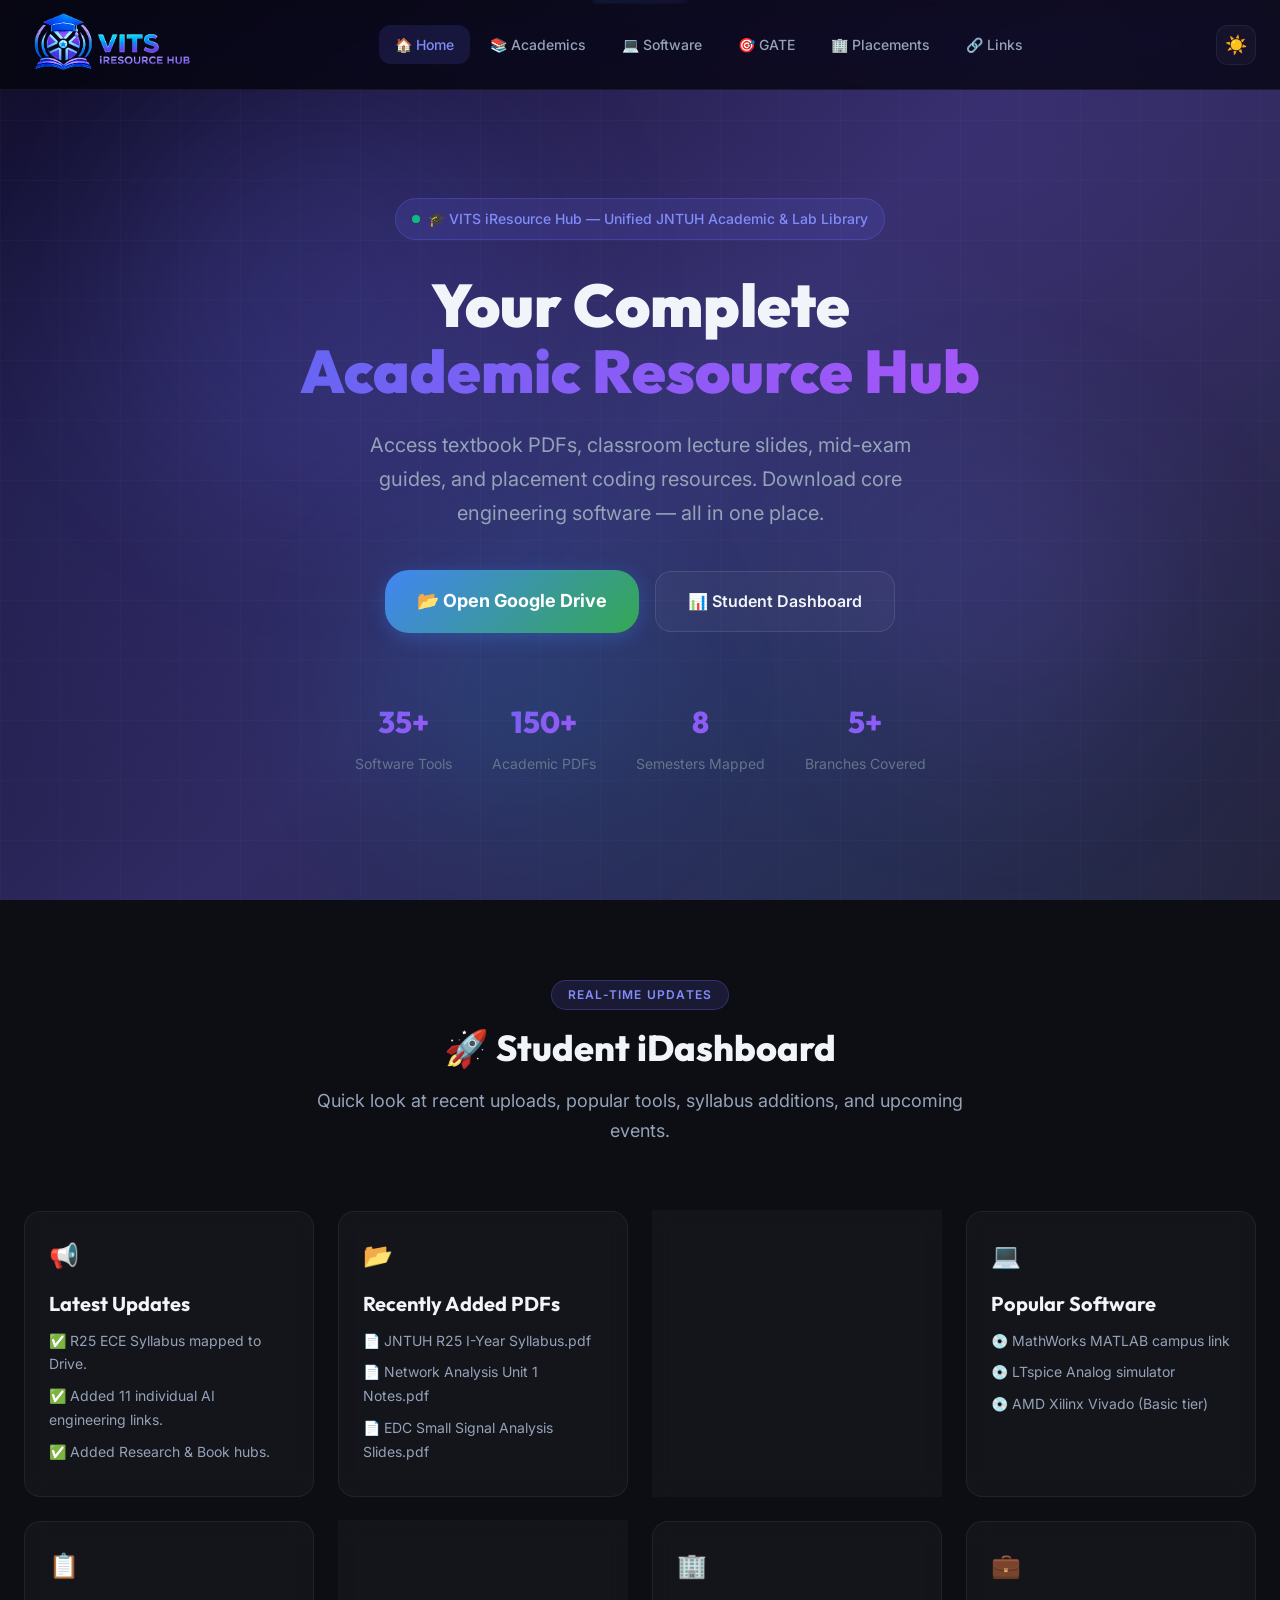
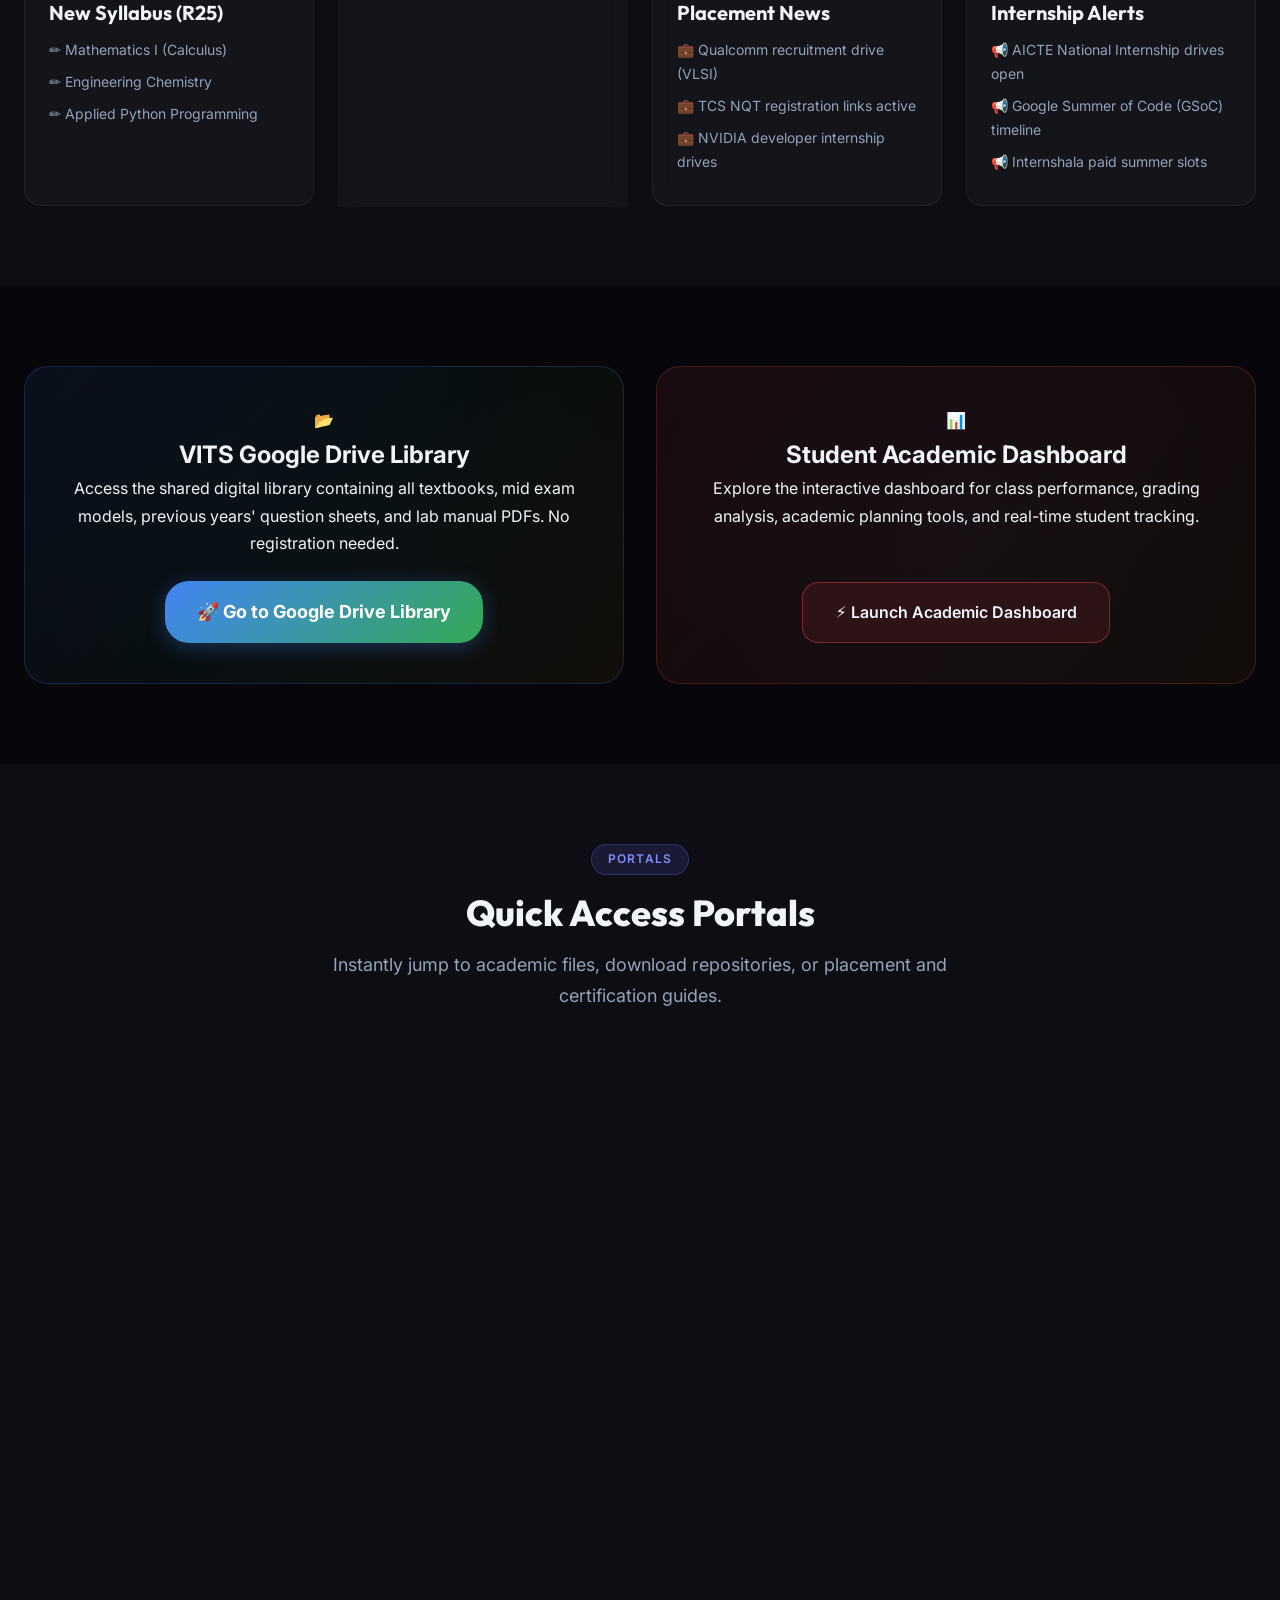
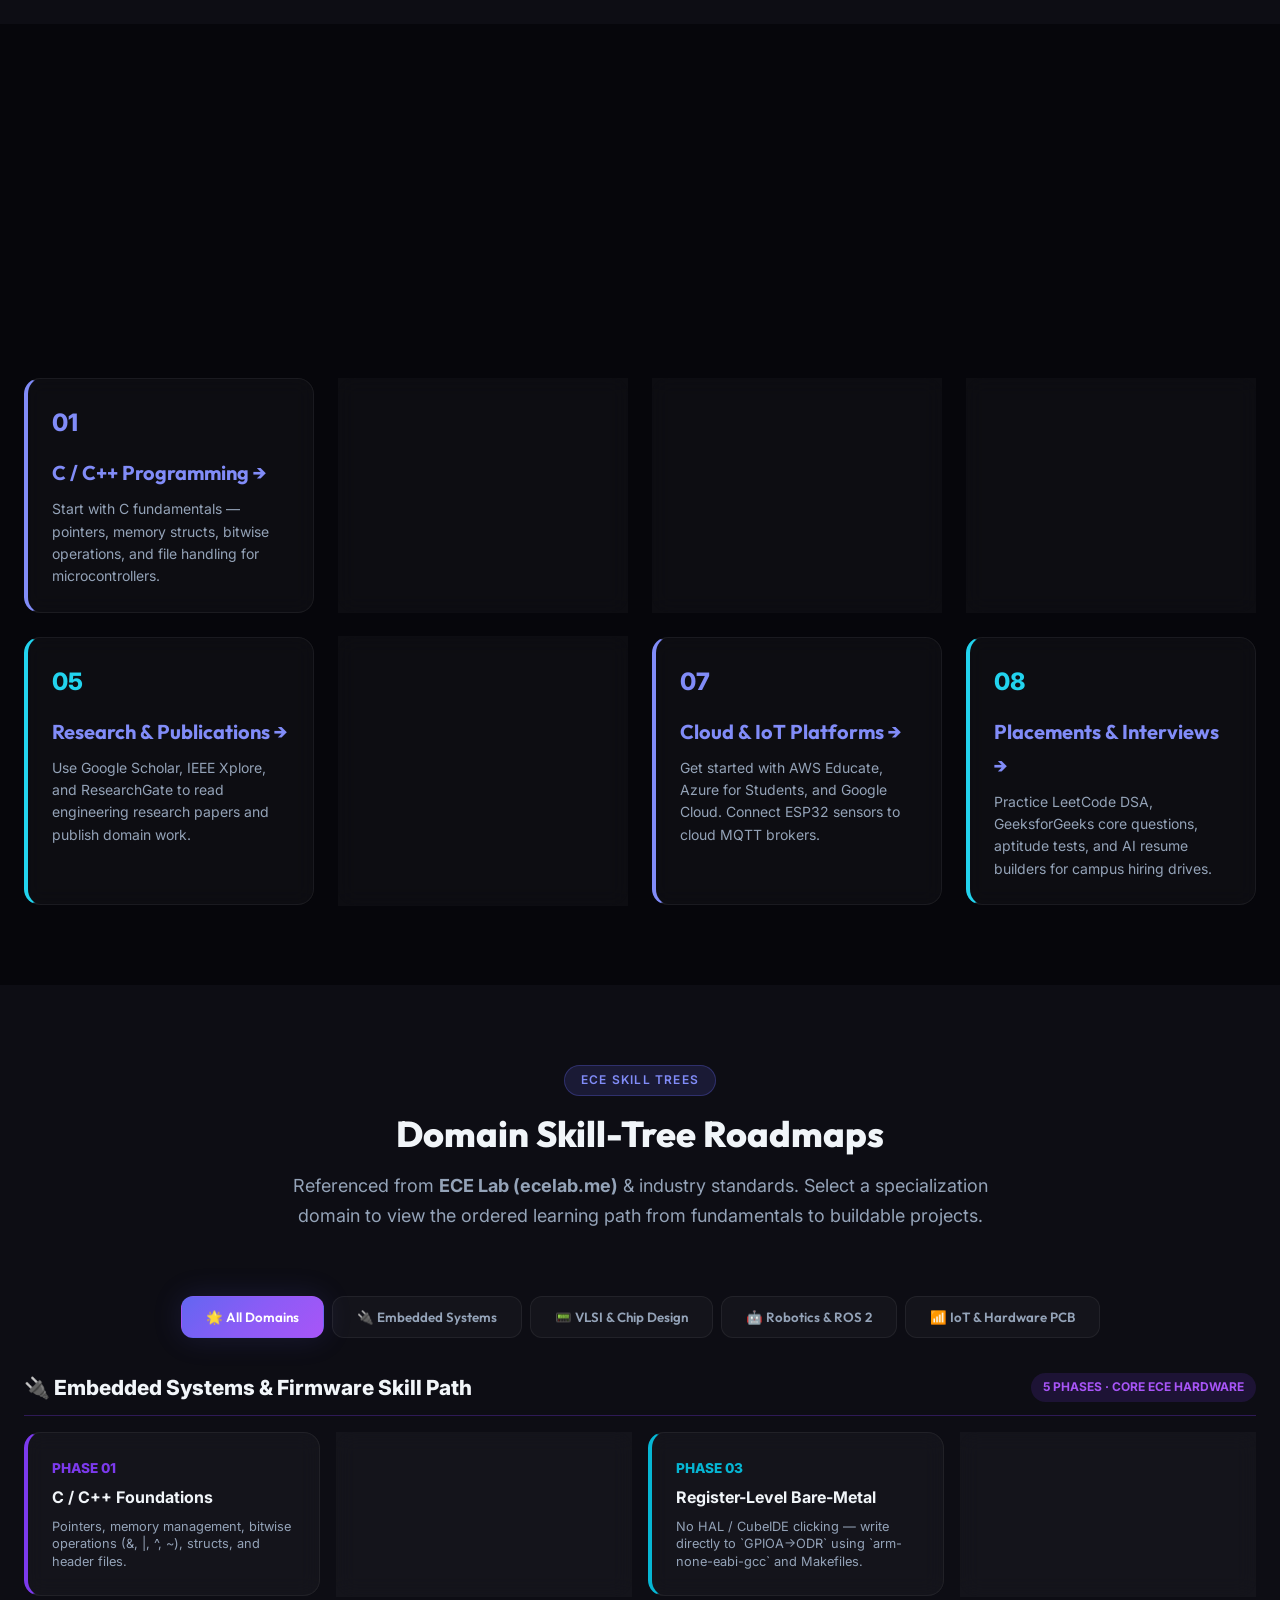
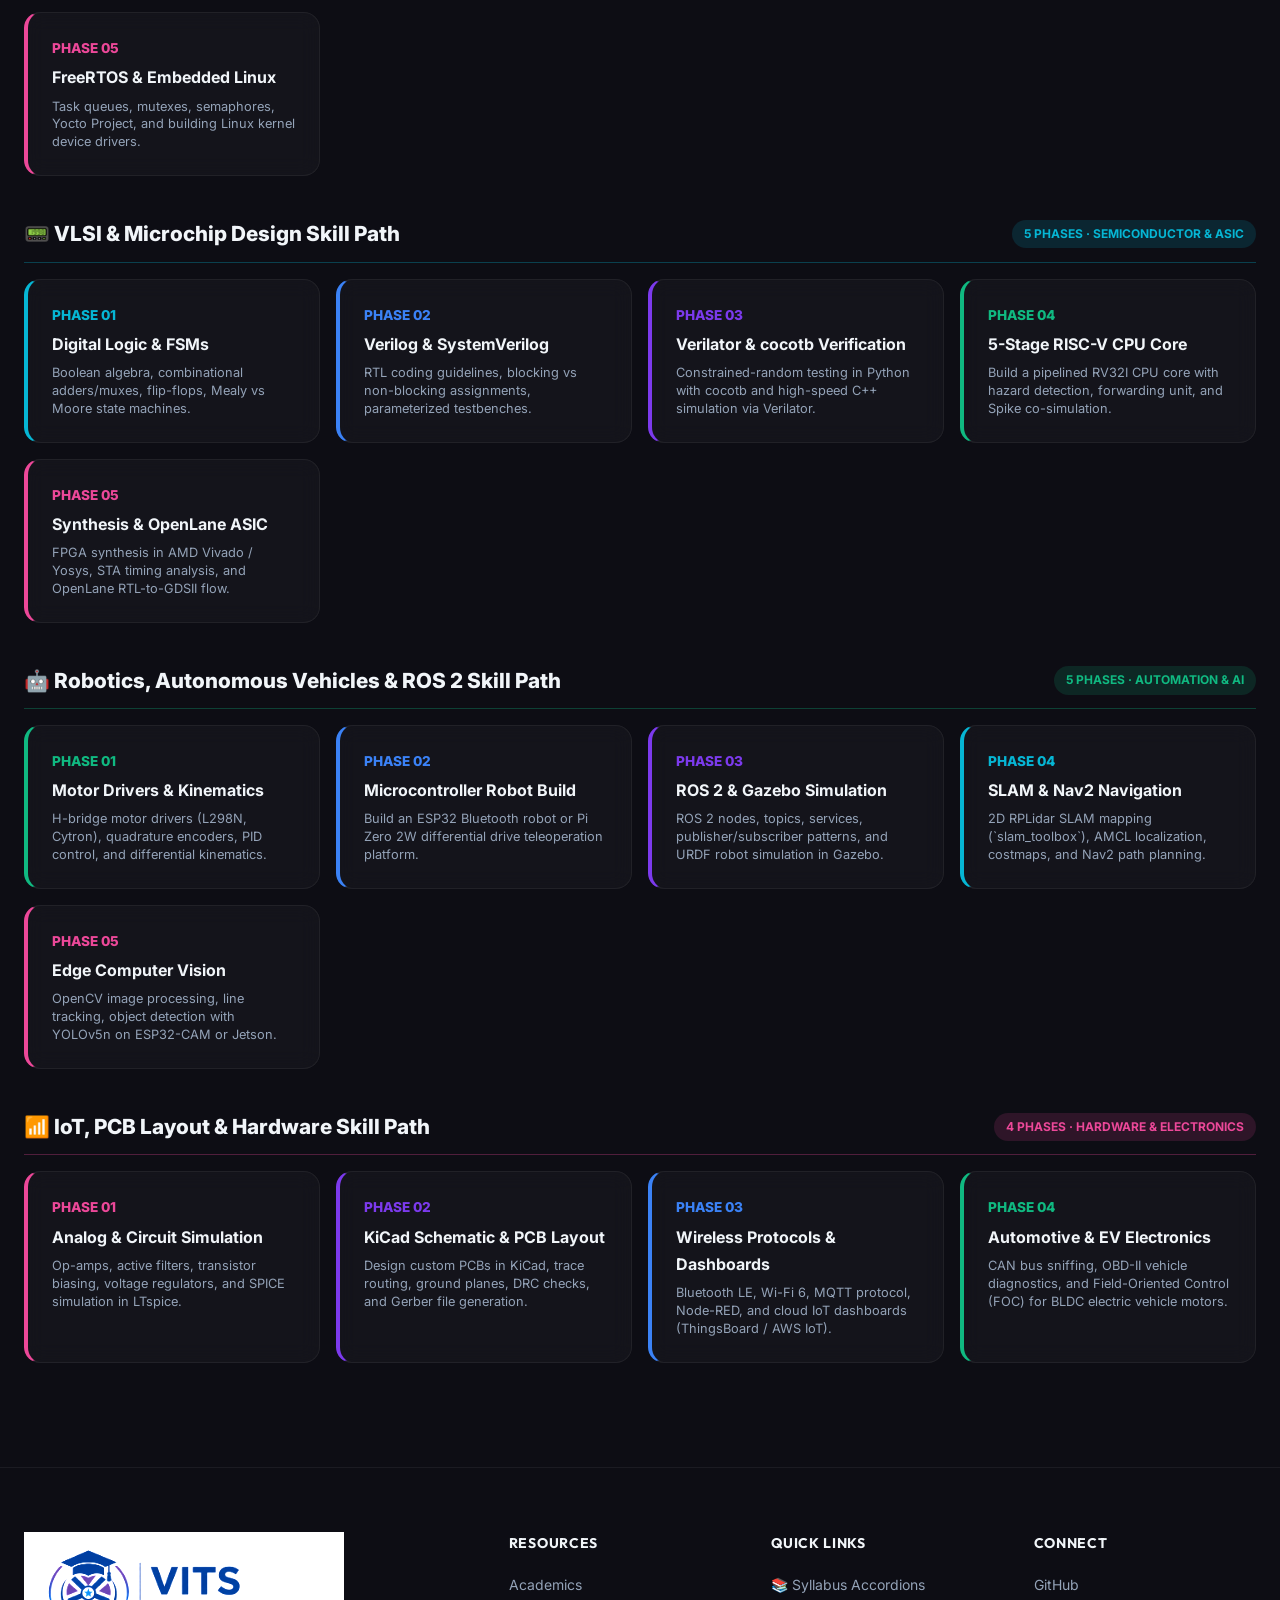
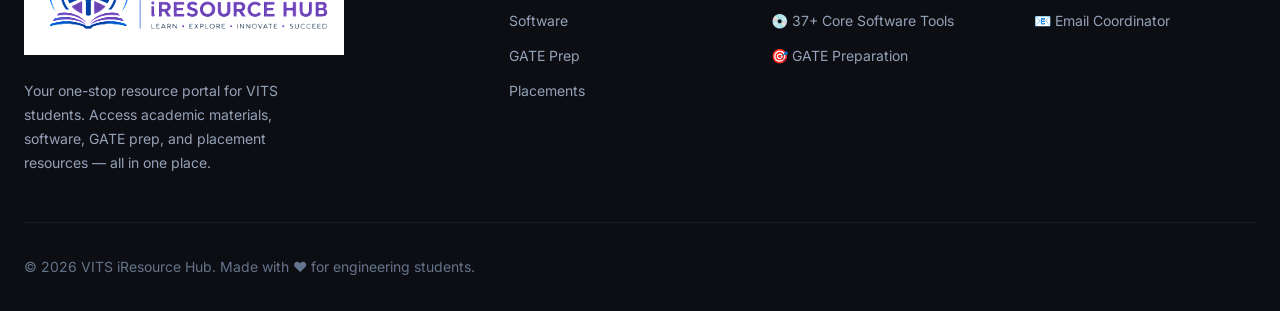
<file: index.html>
<!DOCTYPE html>
<html lang="en" data-theme="dark">
<head>
  <meta charset="UTF-8">
  <!-- Favicon -->
  <link rel="shortcut icon" href="favicon.ico" type="image/x-icon">
  <link rel="icon" href="images/favicon.png" type="image/png">
  <meta name="viewport" content="width=device-width, initial-scale=1.0">
  <meta name="google-site-verification" content="7quxdHRmtYmw2Jo5xWjluSK96tRkIVolGzAY4h9Mjqw" />
  <title>VITS iResource Hub — Ultimate Resources for Engineering & Science</title>
  <meta name="description" content="Centralized resource hub for VITS engineering students. Download syllabus, engineering textbooks, lab manuals, GATE preparation tools, placement coding resources, and academic software.">
  <meta name="keywords" content="VITS iResource Hub, ECE Resources, JNTUH B.Tech ECE, GATE ECE preparation, ECE placement materials, JNTUH R22 syllabus, JNTUH R25 ECE, ECE software download, engineering study materials">
  
  <!-- Open Graph -->
  <meta property="og:title" content="VITS iResource Hub — Ultimate Resources for Engineering & Science">
  <meta property="og:description" content="Centralized resource hub for VITS engineering students. Download syllabus, engineering textbooks, lab manuals, GATE preparation tools, placement coding resources, and academic software.">
  <meta property="og:type" content="website">
  <meta property="og:url" content="https://manideepvelchuri.github.io/vits-iresource-hub/">

  <!-- Stylesheet -->
  <link rel="stylesheet" href="css/style.css?v=1.2">
  
  <!-- Schema.org markup for Google -->
  <script type="application/ld+json">
  {
    "@context": "https://schema.org",
    "@type": "WebSite",
    "name": "VITS iResource Hub",
    "url": "https://manideepvelchuri.github.io/vits-iresource-hub",
    "description": "Comprehensive resource hub for VITS engineering and science students."
  }
  </script>
  <link rel="canonical" href="https://manideepvelchuri.github.io/vits-iresource-hub/" />
</head>
<body>
  <div class="topline"></div>

  <!-- Navbar -->
  <nav class="navbar" id="navbar">
    <div class="nav-container">
                  <a href="index.html" class="nav-logo">
        <img src="images/navbar-logo.png" alt="VITS iResource Hub">
      </a>
      <ul class="nav-links" id="navLinks">
        <li><a href="index.html" class="active">🏠 Home</a></li>
        <li><a href="academics.html">📚 Academics</a></li>
        <li><a href="software.html">💻 Software</a></li>
        <li><a href="gate.html">🎯 GATE</a></li>
        <li><a href="placements.html">🏢 Placements</a></li>
        <li><a href="useful-links.html">🔗 Links</a></li>
      </ul>
      <div class="nav-actions">
        <button class="theme-toggle" id="themeToggle" aria-label="Toggle theme">☀️</button>
        <button class="mobile-menu-toggle" id="mobileMenuToggle" aria-label="Toggle menu">
          <span></span><span></span><span></span>
        </button>
      </div>
    </div>
  </nav>

  <!-- Hero Section -->
  <header class="hero">
    <div class="hero-bg">
      <div class="hero-orb"></div>
      <div class="hero-orb"></div>
      <div class="hero-orb"></div>
    </div>
    <div class="hero-grid"></div>
    <div class="hero-content">
      <div class="hero-badge">
        <span class="badge-dot"></span>
        <span>🎓 VITS iResource Hub — Unified JNTUH Academic & Lab Library</span>
      </div>
      <h1 class="hero-title">
        Your Complete <br>
        <span class="gradient-text">Academic Resource Hub</span>
      </h1>
      <p class="hero-subtitle">
        Access textbook PDFs, classroom lecture slides, mid-exam guides, and placement coding resources. Download core engineering software — all in one place.
      </p>
      <div class="hero-actions">
        <a href="https://drive.google.com/drive/folders/1bInXkRc9mQFdbVbUMNxG1VVnrpKEyoPN?usp=drive_link" target="_blank" rel="noopener noreferrer" class="btn btn-drive btn-lg">📂 Open Google Drive</a>
        <a href="https://vits-academic-dashboard.streamlit.app/" target="_blank" rel="noopener noreferrer" class="btn btn-secondary btn-lg">📊 Student Dashboard</a>
      </div>
      
      <div class="hero-stats">
        <div class="hero-stat">
          <div class="stat-value">35+</div>
          <div class="stat-label">Software Tools</div>
        </div>
        <div class="hero-stat">
          <div class="stat-value">150+</div>
          <div class="stat-label">Academic PDFs</div>
        </div>
        <div class="hero-stat">
          <div class="stat-value">8</div>
          <div class="stat-label">Semesters Mapped</div>
        </div>
        <div class="hero-stat">
          <div class="stat-value">5+</div>
          <div class="stat-label">Branches Covered</div>
        </div>
      </div>
    </div>
  </header>

  <!-- Dashboard Section (New dashboard right after Hero as requested!) -->
  <section class="section section-alt reveal" id="dashboard">
    <div class="container">
      <div class="section-header">
        <span class="section-label">Real-Time updates</span>
        <h2 class="section-title">🚀 Student iDashboard</h2>
        <p class="section-desc">Quick look at recent uploads, popular tools, syllabus additions, and upcoming events.</p>
      </div>

      <!-- Dashboard Grid -->
      <div class="cards-grid">
        <!-- 📢 Latest Updates -->
        <div class="card">
          <div style="font-size: var(--text-2xl); margin-bottom: 10px;">📢</div>
          <h3 class="card-title">Latest Updates</h3>
          <ul style="list-style:none; padding:0; color:var(--text-secondary); font-size:var(--text-sm);">
            <li style="margin-bottom:8px;">✅ R25 ECE Syllabus mapped to Drive.</li>
            <li style="margin-bottom:8px;">✅ Added 11 individual AI engineering links.</li>
            <li style="margin-bottom:8px;">✅ Added Research & Book hubs.</li>
          </ul>
        </div>

        <!-- 📂 Recently Added PDFs -->
        <div class="card">
          <div style="font-size: var(--text-2xl); margin-bottom: 10px;">📂</div>
          <h3 class="card-title">Recently Added PDFs</h3>
          <ul style="list-style:none; padding:0; color:var(--text-secondary); font-size:var(--text-sm);">
            <li style="margin-bottom:8px;">📄 JNTUH R25 I-Year Syllabus.pdf</li>
            <li style="margin-bottom:8px;">📄 Network Analysis Unit 1 Notes.pdf</li>
            <li style="margin-bottom:8px;">📄 EDC Small Signal Analysis Slides.pdf</li>
          </ul>
        </div>

        <!-- 📈 Trending Resources -->
        <div class="card">
          <div style="font-size: var(--text-2xl); margin-bottom: 10px;">📈</div>
          <h3 class="card-title">Trending Resources</h3>
          <ul style="list-style:none; padding:0; color:var(--text-secondary); font-size:var(--text-sm);">
            <li style="margin-bottom:8px;">🔥 Striver's A2Z DSA Placement Sheet</li>
            <li style="margin-bottom:8px;">🔥 Google Drive Textbooks folder</li>
            <li style="margin-bottom:8px;">🔥 GATE ECE 2025 PYQ Solutions</li>
          </ul>
        </div>

        <!-- 💻 Popular Software -->
        <div class="card">
          <div style="font-size: var(--text-2xl); margin-bottom: 10px;">💻</div>
          <h3 class="card-title">Popular Software</h3>
          <ul style="list-style:none; padding:0; color:var(--text-secondary); font-size:var(--text-sm);">
            <li style="margin-bottom:8px;">💿 MathWorks MATLAB campus link</li>
            <li style="margin-bottom:8px;">💿 LTspice Analog simulator</li>
            <li style="margin-bottom:8px;">💿 AMD Xilinx Vivado (Basic tier)</li>
          </ul>
        </div>

        <!-- 📋 New Syllabus -->
        <div class="card">
          <div style="font-size: var(--text-2xl); margin-bottom: 10px;">📋</div>
          <h3 class="card-title">New Syllabus (R25)</h3>
          <ul style="list-style:none; padding:0; color:var(--text-secondary); font-size:var(--text-sm);">
            <li style="margin-bottom:8px;">✏️ Mathematics I (Calculus)</li>
            <li style="margin-bottom:8px;">✏️ Engineering Chemistry</li>
            <li style="margin-bottom:8px;">✏️ Applied Python Programming</li>
          </ul>
        </div>

        <!-- 📅 Upcoming Exams -->
        <div class="card">
          <div style="font-size: var(--text-2xl); margin-bottom: 10px;">📅</div>
          <h3 class="card-title">Upcoming Exams</h3>
          <ul style="list-style:none; padding:0; color:var(--text-secondary); font-size:var(--text-sm);">
            <li style="margin-bottom:8px;">⏰ JNTUH Semester-End externals (July)</li>
            <li style="margin-bottom:8px;">⏰ Midterm Review Papers added</li>
            <li style="margin-bottom:8px;">⏰ Lab external viva questions</li>
          </ul>
        </div>

        <!-- 🏢 Placement News -->
        <div class="card">
          <div style="font-size: var(--text-2xl); margin-bottom: 10px;">🏢</div>
          <h3 class="card-title">Placement News</h3>
          <ul style="list-style:none; padding:0; color:var(--text-secondary); font-size:var(--text-sm);">
            <li style="margin-bottom:8px;">💼 Qualcomm recruitment drive (VLSI)</li>
            <li style="margin-bottom:8px;">💼 TCS NQT registration links active</li>
            <li style="margin-bottom:8px;">💼 NVIDIA developer internship drives</li>
          </ul>
        </div>

        <!-- 💼 Internship Alerts -->
        <div class="card">
          <div style="font-size: var(--text-2xl); margin-bottom: 10px;">💼</div>
          <h3 class="card-title">Internship Alerts</h3>
          <ul style="list-style:none; padding:0; color:var(--text-secondary); font-size:var(--text-sm);">
            <li style="margin-bottom:8px;">📢 AICTE National Internship drives open</li>
            <li style="margin-bottom:8px;">📢 Google Summer of Code (GSoC) timeline</li>
            <li style="margin-bottom:8px;">📢 Internshala paid summer slots</li>
          </ul>
        </div>
      </div>
    </div>
  </section>

  <!-- Prominent Digital Libraries CTA Section -->
  <section class="section reveal">
    <div class="container">
      <div style="display: grid; grid-template-columns: repeat(auto-fit, minmax(300px, 1fr)); gap: var(--space-8);">
        
        <!-- Google Drive Library -->
        <div class="drive-card" style="height: 100%; display: flex; flex-direction: column; justify-content: space-between; text-align: center;">
          <div>
            <div class="drive-icon">📂</div>
            <h2>VITS Google Drive Library</h2>
            <p style="margin-bottom: var(--space-6);">
              Access the shared digital library containing all textbooks, mid exam models, previous years' question sheets, and lab manual PDFs. No registration needed.
            </p>
          </div>
          <div>
            <a href="https://drive.google.com/drive/folders/1bInXkRc9mQFdbVbUMNxG1VVnrpKEyoPN?usp=drive_link" target="_blank" rel="noopener noreferrer" class="btn btn-drive btn-lg">🚀 Go to Google Drive Library</a>
          </div>
        </div>

        <!-- Streamlit Academic Dashboard -->
        <div class="drive-card" style="height: 100%; display: flex; flex-direction: column; justify-content: space-between; text-align: center; background: linear-gradient(135deg, rgba(255, 75, 75, 0.08), rgba(255, 138, 0, 0.05)); border-color: rgba(255, 75, 75, 0.2);">
          <div>
            <div class="drive-icon">📊</div>
            <h2>Student Academic Dashboard</h2>
            <p style="margin-bottom: var(--space-6);">
              Explore the interactive dashboard for class performance, grading analysis, academic planning tools, and real-time student tracking.
            </p>
          </div>
          <div>
            <a href="https://vits-academic-dashboard.streamlit.app/" target="_blank" rel="noopener noreferrer" class="btn btn-secondary btn-lg" style="border-color: rgba(255, 75, 75, 0.4); background: rgba(255, 75, 75, 0.1);">⚡ Launch Academic Dashboard</a>
          </div>
        </div>

      </div>
    </div>
  </section>

  <!-- Quick Access Portal Sections -->
  <section class="section section-alt">
    <div class="container">
      <div class="section-header reveal">
        <span class="section-label">Portals</span>
        <h2 class="section-title">Quick Access Portals</h2>
        <p class="section-desc">Instantly jump to academic files, download repositories, or placement and certification guides.</p>
      </div>

      <div class="cards-grid" style="grid-template-columns: repeat(auto-fit, minmax(180px, 1fr)); gap: var(--space-4);">
        <!-- Academics -->
        <a href="academics.html" class="card reveal reveal-delay-1" style="text-decoration: none; padding: var(--space-6); text-align: center; display: block; height: auto;">
          <div style="font-size: var(--text-3xl); margin-bottom: 10px;">📚</div>
          <h3 class="card-title" style="font-size: var(--text-lg); margin-bottom: 4px;">Academics</h3>
          <p style="font-size: var(--text-xs); color: var(--text-secondary); margin: 0; line-height: 1.4;">8-Semester JNTUH plans & resources</p>
        </a>

        <!-- Software -->
        <a href="software.html" class="card reveal reveal-delay-2" style="text-decoration: none; padding: var(--space-6); text-align: center; display: block; height: auto;">
          <div style="font-size: var(--text-3xl); margin-bottom: 10px;">💻</div>
          <h3 class="card-title" style="font-size: var(--text-lg); margin-bottom: 4px;">Software</h3>
          <p style="font-size: var(--text-xs); color: var(--text-secondary); margin: 0; line-height: 1.4;">37+ Lab simulation & CAD tools</p>
        </a>

        <!-- GATE Prep -->
        <a href="gate.html" class="card reveal reveal-delay-3" style="text-decoration: none; padding: var(--space-6); text-align: center; display: block; height: auto;">
          <div style="font-size: var(--text-3xl); margin-bottom: 10px;">🎯</div>
          <h3 class="card-title" style="font-size: var(--text-lg); margin-bottom: 4px;">GATE Prep</h3>
          <p style="font-size: var(--text-xs); color: var(--text-secondary); margin: 0; line-height: 1.4;">YT channels, mock tests & books</p>
        </a>

        <!-- Placements -->
        <a href="placements.html" class="card reveal reveal-delay-1" style="text-decoration: none; padding: var(--space-6); text-align: center; display: block; height: auto;">
          <div style="font-size: var(--text-3xl); margin-bottom: 10px;">🏢</div>
          <h3 class="card-title" style="font-size: var(--text-lg); margin-bottom: 4px;">Placements</h3>
          <p style="font-size: var(--text-xs); color: var(--text-secondary); margin: 0; line-height: 1.4;">DSA sheets, resume & mock prep</p>
        </a>

        <!-- Useful Links -->
        <a href="useful-links.html" class="card reveal reveal-delay-2" style="text-decoration: none; padding: var(--space-6); text-align: center; display: block; height: auto;">
          <div style="font-size: var(--text-3xl); margin-bottom: 10px;">🔗</div>
          <h3 class="card-title" style="font-size: var(--text-lg); margin-bottom: 4px;">Useful Links</h3>
          <p style="font-size: var(--text-xs); color: var(--text-secondary); margin: 0; line-height: 1.4;">JNTUH portals, scholarships & tips</p>
        </a>

        <!-- Dev Pack -->
        <a href="useful-links.html#student-benefits" class="card reveal reveal-delay-3" style="text-decoration: none; padding: var(--space-6); text-align: center; display: block; height: auto;">
          <div style="font-size: var(--text-3xl); margin-bottom: 10px;">🛠️</div>
          <h3 class="card-title" style="font-size: var(--text-lg); margin-bottom: 4px;">Dev Pack</h3>
          <p style="font-size: var(--text-xs); color: var(--text-secondary); margin: 0; line-height: 1.4;">GitHub Developer pack tools</p>
        </a>

        <!-- ECE Lab Featured Card -->
        <a href="https://www.ecelab.me/" target="_blank" rel="noopener noreferrer" class="card reveal reveal-delay-1" style="text-decoration: none; padding: var(--space-6); text-align: center; display: block; height: auto; background: linear-gradient(135deg, rgba(124, 58, 237, 0.15), rgba(34, 211, 238, 0.1)); border: 1.5px solid rgba(124, 58, 237, 0.4);">
          <div style="font-size: var(--text-3xl); margin-bottom: 10px;">⚡</div>
          <div style="font-size: 0.65rem; font-weight: 700; text-transform: uppercase; letter-spacing: 0.5px; padding: 2px 8px; border-radius: 999px; background: linear-gradient(90deg, #7c3aed, #2563eb); color: #ffffff; display: inline-block; margin-bottom: 4px;">FEATURED ECE HUB</div>
          <h3 class="card-title" style="font-size: var(--text-lg); margin-bottom: 4px; color: var(--text-primary);">ECE Lab</h3>
          <p style="font-size: var(--text-xs); color: var(--text-secondary); margin: 0; line-height: 1.4;">Roadmaps, 150+ hardware project ideas & parts lists for ECE students</p>
        </a>

        <!-- Virtual Labs (Govt of India / IITs) Featured Card -->
        <a href="https://www.vlab.co.in/broad-area-electronics-and-communications" target="_blank" rel="noopener noreferrer" class="card reveal reveal-delay-2" style="text-decoration: none; padding: var(--space-6); text-align: center; display: block; height: auto; background: linear-gradient(135deg, rgba(6, 182, 212, 0.15), rgba(37, 99, 235, 0.1)); border: 1.5px solid rgba(6, 182, 212, 0.4);">
          <div style="font-size: var(--text-3xl); margin-bottom: 10px;">🔬</div>
          <div style="font-size: 0.65rem; font-weight: 700; text-transform: uppercase; letter-spacing: 0.5px; padding: 2px 8px; border-radius: 999px; background: linear-gradient(90deg, #06b6d4, #2563eb); color: #ffffff; display: inline-block; margin-bottom: 4px;">GOVT OF INDIA & IITs</div>
          <h3 class="card-title" style="font-size: var(--text-lg); margin-bottom: 4px; color: var(--text-primary);">Virtual Labs (VLab)</h3>
          <p style="font-size: var(--text-xs); color: var(--text-secondary); margin: 0; line-height: 1.4;">Online virtual ECE experiments developed by IIT Bombay & IIIT Hyderabad</p>
        </a>

        <!-- Professor Global (Professor AI) Featured Card -->
        <a href="https://professor.global/home" target="_blank" rel="noopener noreferrer" class="card reveal reveal-delay-3" style="text-decoration: none; padding: var(--space-6); text-align: center; display: block; height: auto; background: linear-gradient(135deg, rgba(236, 72, 153, 0.15), rgba(124, 58, 237, 0.1)); border: 1.5px solid rgba(236, 72, 153, 0.4);">
          <div style="font-size: var(--text-3xl); margin-bottom: 10px;">🎓</div>
          <div style="font-size: 0.65rem; font-weight: 700; text-transform: uppercase; letter-spacing: 0.5px; padding: 2px 8px; border-radius: 999px; background: linear-gradient(90deg, #ec4899, #7c3aed); color: #ffffff; display: inline-block; margin-bottom: 4px;">NEXT-GEN AI HUB</div>
          <h3 class="card-title" style="font-size: var(--text-lg); margin-bottom: 4px; color: var(--text-primary);">Professor Global</h3>
          <p style="font-size: var(--text-xs); color: var(--text-secondary); margin: 0; line-height: 1.4;">Interactive courses, AI tutors, study planners & career roadmaps</p>
        </a>
      </div>
    </div>
  </section>

  <!-- Section 1: Clickable Learning Path Steps (Restored & Improved!) -->
  <section class="section" id="learning-path">
    <div class="container">
      <div class="section-header reveal">
        <span class="section-label">Learning Steps</span>
        <h2 class="section-title">Interactive Step-by-Step Learning Resources</h2>
        <p class="section-desc">Click any card below to open the official learning path tutorial, compiler site, or certification portal.</p>
      </div>

      <div class="cards-grid" style="grid-template-columns: repeat(auto-fill, minmax(250px, 1fr)); gap: var(--space-6);">
        <!-- Step 1 -->
        <a href="https://www.w3schools.com/c/index.php" target="_blank" rel="noopener noreferrer" class="card reveal" style="border-left: 4px solid var(--primary-light); text-decoration: none; display: block; height: auto;">
          <div style="font-size: var(--text-2xl); font-weight: 800; color: var(--primary-light); margin-bottom: var(--space-3);">01</div>
          <h3 class="card-title" style="margin-top: 0;">C / C++ Programming →</h3>
          <p class="card-desc">Start with C fundamentals — pointers, memory structs, bitwise operations, and file handling for microcontrollers.</p>
        </a>
        <!-- Step 2 -->
        <a href="https://www.geeksforgeeks.org/python-programming-language-tutorial/" target="_blank" rel="noopener noreferrer" class="card reveal" style="border-left: 4px solid var(--accent-light); text-decoration: none; display: block; height: auto;">
          <div style="font-size: var(--text-2xl); font-weight: 800; color: var(--accent-light); margin-bottom: var(--space-3);">02</div>
          <h3 class="card-title" style="margin-top: 0;">Python & Automation →</h3>
          <p class="card-desc">Learn Python for data analysis, hardware scripting, and lab automation. Essential for cocotb and NumPy DSP tools.</p>
        </a>
        <!-- Step 3 -->
        <a href="https://nptel.ac.in/courses" target="_blank" rel="noopener noreferrer" class="card reveal" style="border-left: 4px solid var(--secondary-light); text-decoration: none; display: block; height: auto;">
          <div style="font-size: var(--text-2xl); font-weight: 800; color: var(--secondary-light); margin-bottom: var(--space-3);">03</div>
          <h3 class="card-title" style="margin-top: 0;">NPTEL IIT Courses →</h3>
          <p class="card-desc">Enroll in NPTEL courses for extra JNTUH elective credits, deep domain mastery, and official IIT certification.</p>
        </a>
        <!-- Step 4 -->
        <a href="software.html" class="card reveal" style="border-left: 4px solid var(--primary-light); text-decoration: none; display: block; height: auto;">
          <div style="font-size: var(--text-2xl); font-weight: 800; color: var(--primary-light); margin-bottom: var(--space-3);">04</div>
          <h3 class="card-title" style="margin-top: 0;">Simulators & CAD Tools →</h3>
          <p class="card-desc">Install 37+ branch tools — AMD Vivado, Keil MDK, LTspice, Proteus, KiCad PCB, and Virtual Labs (VLab) simulators.</p>
        </a>
        <!-- Step 5 -->
        <a href="https://scholar.google.com/" target="_blank" rel="noopener noreferrer" class="card reveal" style="border-left: 4px solid var(--accent-light); text-decoration: none; display: block; height: auto;">
          <div style="font-size: var(--text-2xl); font-weight: 800; color: var(--accent-light); margin-bottom: var(--space-3);">05</div>
          <h3 class="card-title" style="margin-top: 0;">Research & Publications →</h3>
          <p class="card-desc">Use Google Scholar, IEEE Xplore, and ResearchGate to read engineering research papers and publish domain work.</p>
        </a>
        <!-- Step 6 -->
        <a href="gate.html" class="card reveal" style="border-left: 4px solid var(--secondary-light); text-decoration: none; display: block; height: auto;">
          <div style="font-size: var(--text-2xl); font-weight: 800; color: var(--secondary-light); margin-bottom: var(--space-3);">06</div>
          <h3 class="card-title" style="margin-top: 0;">GATE ECE Prep →</h3>
          <p class="card-desc">Access GATE Overflow PYQs, mock tests, subject-wise video lectures, and recommended reference books for each topic.</p>
        </a>
        <!-- Step 7 -->
        <a href="https://aws.amazon.com/education/awseducate/" target="_blank" rel="noopener noreferrer" class="card reveal" style="border-left: 4px solid var(--primary-light); text-decoration: none; display: block; height: auto;">
          <div style="font-size: var(--text-2xl); font-weight: 800; color: var(--primary-light); margin-bottom: var(--space-3);">07</div>
          <h3 class="card-title" style="margin-top: 0;">Cloud & IoT Platforms →</h3>
          <p class="card-desc">Get started with AWS Educate, Azure for Students, and Google Cloud. Connect ESP32 sensors to cloud MQTT brokers.</p>
        </a>
        <!-- Step 8 -->
        <a href="placements.html" class="card reveal" style="border-left: 4px solid var(--accent-light); text-decoration: none; display: block; height: auto;">
          <div style="font-size: var(--text-2xl); font-weight: 800; color: var(--accent-light); margin-bottom: var(--space-3);">08</div>
          <h3 class="card-title" style="margin-top: 0;">Placements & Interviews →</h3>
          <p class="card-desc">Practice LeetCode DSA, GeeksforGeeks core questions, aptitude tests, and AI resume builders for campus hiring drives.</p>
        </a>
      </div>
    </div>
  </section>

  <!-- Section 2: Interactive ECE Domain Skill-Tree Roadmaps -->
  <section class="section section-alt" id="roadmaps">
    <div class="container">
      <div class="section-header reveal">
        <span class="section-label">ECE Skill Trees</span>
        <h2 class="section-title">Domain Skill-Tree Roadmaps</h2>
        <p class="section-desc">Referenced from <strong>ECE Lab (ecelab.me)</strong> & industry standards. Select a specialization domain to view the ordered learning path from fundamentals to buildable projects.</p>
      </div>

      <!-- Domain Selection Tabs -->
      <div class="branch-tabs-container reveal" style="margin-bottom: var(--space-8); justify-content: center; gap: 8px;">
        <button class="branch-tab-btn roadmap-tab-btn active" data-roadmap-target="all">🌟 All Domains</button>
        <button class="branch-tab-btn roadmap-tab-btn" data-roadmap-target="embedded">🔌 Embedded Systems</button>
        <button class="branch-tab-btn roadmap-tab-btn" data-roadmap-target="vlsi">📟 VLSI & Chip Design</button>
        <button class="branch-tab-btn roadmap-tab-btn" data-roadmap-target="robotics">🤖 Robotics & ROS 2</button>
        <button class="branch-tab-btn roadmap-tab-btn" data-roadmap-target="iot">📶 IoT & Hardware PCB</button>
      </div>

      <!-- Roadmap Containers -->
      <!-- 1. Embedded Systems Domain -->
      <div data-roadmap-domain="embedded" class="reveal" style="margin-bottom: var(--space-10);">
        <div style="display: flex; align-items: center; justify-content: space-between; margin-bottom: var(--space-4); border-bottom: 1.5px solid rgba(124, 58, 237, 0.3); padding-bottom: 10px; flex-wrap: wrap; gap: 8px;">
          <h3 style="font-size: 1.3rem; font-weight: 800; color: var(--text-primary); margin: 0;">🔌 Embedded Systems & Firmware Skill Path</h3>
          <span style="font-size: 0.75rem; font-weight: 700; text-transform: uppercase; padding: 4px 12px; border-radius: 999px; background: rgba(124, 58, 237, 0.15); color: #a855f7;">5 PHASES · CORE ECE HARDWARE</span>
        </div>
        <div class="cards-grid" style="grid-template-columns: repeat(auto-fill, minmax(240px, 1fr)); gap: var(--space-4);">
          <div class="card" style="border-left: 4px solid #7c3aed; height: auto;">
            <div style="font-size: 0.85rem; font-weight: 800; color: #7c3aed; margin-bottom: 4px;">PHASE 01</div>
            <h4 style="margin: 0 0 6px; font-size: 1rem;">C / C++ Foundations</h4>
            <p style="font-size: 0.8rem; color: var(--text-secondary); margin: 0; line-height: 1.4;">Pointers, memory management, bitwise operations (&, |, ^, ~), structs, and header files.</p>
          </div>
          <div class="card" style="border-left: 4px solid #3b82f6; height: auto;">
            <div style="font-size: 0.85rem; font-weight: 800; color: #3b82f6; margin-bottom: 4px;">PHASE 02</div>
            <h4 style="margin: 0 0 6px; font-size: 1rem;">Microcontroller Architecture</h4>
            <p style="font-size: 0.8rem; color: var(--text-secondary); margin: 0; line-height: 1.4;">ARM Cortex-M, ESP32, RP2040. Timers, GPIOs, Interrupts (NVIC), and PWM generation.</p>
          </div>
          <div class="card" style="border-left: 4px solid #06b6d4; height: auto;">
            <div style="font-size: 0.85rem; font-weight: 800; color: #06b6d4; margin-bottom: 4px;">PHASE 03</div>
            <h4 style="margin: 0 0 6px; font-size: 1rem;">Register-Level Bare-Metal</h4>
            <p style="font-size: 0.8rem; color: var(--text-secondary); margin: 0; line-height: 1.4;">No HAL / CubeIDE clicking — write directly to `GPIOA-&gt;ODR` using `arm-none-eabi-gcc` and Makefiles.</p>
          </div>
          <div class="card" style="border-left: 4px solid #10b981; height: auto;">
            <div style="font-size: 0.85rem; font-weight: 800; color: #10b981; margin-bottom: 4px;">PHASE 04</div>
            <h4 style="margin: 0 0 6px; font-size: 1rem;">Communication Protocols</h4>
            <p style="font-size: 0.8rem; color: var(--text-secondary); margin: 0; line-height: 1.4;">Master UART, SPI, I2C, CAN Bus (automotive/EV), and USB CDC/HID device descriptors.</p>
          </div>
          <div class="card" style="border-left: 4px solid #ec4899; height: auto;">
            <div style="font-size: 0.85rem; font-weight: 800; color: #ec4899; margin-bottom: 4px;">PHASE 05</div>
            <h4 style="margin: 0 0 6px; font-size: 1rem;">FreeRTOS & Embedded Linux</h4>
            <p style="font-size: 0.8rem; color: var(--text-secondary); margin: 0; line-height: 1.4;">Task queues, mutexes, semaphores, Yocto Project, and building Linux kernel device drivers.</p>
          </div>
        </div>
      </div>

      <!-- 2. VLSI Domain -->
      <div data-roadmap-domain="vlsi" class="reveal" style="margin-bottom: var(--space-10);">
        <div style="display: flex; align-items: center; justify-content: space-between; margin-bottom: var(--space-4); border-bottom: 1.5px solid rgba(6, 182, 212, 0.3); padding-bottom: 10px; flex-wrap: wrap; gap: 8px;">
          <h3 style="font-size: 1.3rem; font-weight: 800; color: var(--text-primary); margin: 0;">📟 VLSI & Microchip Design Skill Path</h3>
          <span style="font-size: 0.75rem; font-weight: 700; text-transform: uppercase; padding: 4px 12px; border-radius: 999px; background: rgba(6, 182, 212, 0.15); color: #06b6d4;">5 PHASES · SEMICONDUCTOR & ASIC</span>
        </div>
        <div class="cards-grid" style="grid-template-columns: repeat(auto-fill, minmax(240px, 1fr)); gap: var(--space-4);">
          <div class="card" style="border-left: 4px solid #06b6d4; height: auto;">
            <div style="font-size: 0.85rem; font-weight: 800; color: #06b6d4; margin-bottom: 4px;">PHASE 01</div>
            <h4 style="margin: 0 0 6px; font-size: 1rem;">Digital Logic & FSMs</h4>
            <p style="font-size: 0.8rem; color: var(--text-secondary); margin: 0; line-height: 1.4;">Boolean algebra, combinational adders/muxes, flip-flops, Mealy vs Moore state machines.</p>
          </div>
          <div class="card" style="border-left: 4px solid #3b82f6; height: auto;">
            <div style="font-size: 0.85rem; font-weight: 800; color: #3b82f6; margin-bottom: 4px;">PHASE 02</div>
            <h4 style="margin: 0 0 6px; font-size: 1rem;">Verilog & SystemVerilog</h4>
            <p style="font-size: 0.8rem; color: var(--text-secondary); margin: 0; line-height: 1.4;">RTL coding guidelines, blocking vs non-blocking assignments, parameterized testbenches.</p>
          </div>
          <div class="card" style="border-left: 4px solid #7c3aed; height: auto;">
            <div style="font-size: 0.85rem; font-weight: 800; color: #7c3aed; margin-bottom: 4px;">PHASE 03</div>
            <h4 style="margin: 0 0 6px; font-size: 1rem;">Verilator & cocotb Verification</h4>
            <p style="font-size: 0.8rem; color: var(--text-secondary); margin: 0; line-height: 1.4;">Constrained-random testing in Python with cocotb and high-speed C++ simulation via Verilator.</p>
          </div>
          <div class="card" style="border-left: 4px solid #10b981; height: auto;">
            <div style="font-size: 0.85rem; font-weight: 800; color: #10b981; margin-bottom: 4px;">PHASE 04</div>
            <h4 style="margin: 0 0 6px; font-size: 1rem;">5-Stage RISC-V CPU Core</h4>
            <p style="font-size: 0.8rem; color: var(--text-secondary); margin: 0; line-height: 1.4;">Build a pipelined RV32I CPU core with hazard detection, forwarding unit, and Spike co-simulation.</p>
          </div>
          <div class="card" style="border-left: 4px solid #ec4899; height: auto;">
            <div style="font-size: 0.85rem; font-weight: 800; color: #ec4899; margin-bottom: 4px;">PHASE 05</div>
            <h4 style="margin: 0 0 6px; font-size: 1rem;">Synthesis & OpenLane ASIC</h4>
            <p style="font-size: 0.8rem; color: var(--text-secondary); margin: 0; line-height: 1.4;">FPGA synthesis in AMD Vivado / Yosys, STA timing analysis, and OpenLane RTL-to-GDSII flow.</p>
          </div>
        </div>
      </div>

      <!-- 3. Robotics Domain -->
      <div data-roadmap-domain="robotics" class="reveal" style="margin-bottom: var(--space-10);">
        <div style="display: flex; align-items: center; justify-content: space-between; margin-bottom: var(--space-4); border-bottom: 1.5px solid rgba(16, 185, 129, 0.3); padding-bottom: 10px; flex-wrap: wrap; gap: 8px;">
          <h3 style="font-size: 1.3rem; font-weight: 800; color: var(--text-primary); margin: 0;">🤖 Robotics, Autonomous Vehicles & ROS 2 Skill Path</h3>
          <span style="font-size: 0.75rem; font-weight: 700; text-transform: uppercase; padding: 4px 12px; border-radius: 999px; background: rgba(16, 185, 129, 0.15); color: #10b981;">5 PHASES · AUTOMATION & AI</span>
        </div>
        <div class="cards-grid" style="grid-template-columns: repeat(auto-fill, minmax(240px, 1fr)); gap: var(--space-4);">
          <div class="card" style="border-left: 4px solid #10b981; height: auto;">
            <div style="font-size: 0.85rem; font-weight: 800; color: #10b981; margin-bottom: 4px;">PHASE 01</div>
            <h4 style="margin: 0 0 6px; font-size: 1rem;">Motor Drivers & Kinematics</h4>
            <p style="font-size: 0.8rem; color: var(--text-secondary); margin: 0; line-height: 1.4;">H-bridge motor drivers (L298N, Cytron), quadrature encoders, PID control, and differential kinematics.</p>
          </div>
          <div class="card" style="border-left: 4px solid #3b82f6; height: auto;">
            <div style="font-size: 0.85rem; font-weight: 800; color: #3b82f6; margin-bottom: 4px;">PHASE 02</div>
            <h4 style="margin: 0 0 6px; font-size: 1rem;">Microcontroller Robot Build</h4>
            <p style="font-size: 0.8rem; color: var(--text-secondary); margin: 0; line-height: 1.4;">Build an ESP32 Bluetooth robot or Pi Zero 2W differential drive teleoperation platform.</p>
          </div>
          <div class="card" style="border-left: 4px solid #7c3aed; height: auto;">
            <div style="font-size: 0.85rem; font-weight: 800; color: #7c3aed; margin-bottom: 4px;">PHASE 03</div>
            <h4 style="margin: 0 0 6px; font-size: 1rem;">ROS 2 & Gazebo Simulation</h4>
            <p style="font-size: 0.8rem; color: var(--text-secondary); margin: 0; line-height: 1.4;">ROS 2 nodes, topics, services, publisher/subscriber patterns, and URDF robot simulation in Gazebo.</p>
          </div>
          <div class="card" style="border-left: 4px solid #06b6d4; height: auto;">
            <div style="font-size: 0.85rem; font-weight: 800; color: #06b6d4; margin-bottom: 4px;">PHASE 04</div>
            <h4 style="margin: 0 0 6px; font-size: 1rem;">SLAM & Nav2 Navigation</h4>
            <p style="font-size: 0.8rem; color: var(--text-secondary); margin: 0; line-height: 1.4;">2D RPLidar SLAM mapping (`slam_toolbox`), AMCL localization, costmaps, and Nav2 path planning.</p>
          </div>
          <div class="card" style="border-left: 4px solid #ec4899; height: auto;">
            <div style="font-size: 0.85rem; font-weight: 800; color: #ec4899; margin-bottom: 4px;">PHASE 05</div>
            <h4 style="margin: 0 0 6px; font-size: 1rem;">Edge Computer Vision</h4>
            <p style="font-size: 0.8rem; color: var(--text-secondary); margin: 0; line-height: 1.4;">OpenCV image processing, line tracking, object detection with YOLOv5n on ESP32-CAM or Jetson.</p>
          </div>
        </div>
      </div>

      <!-- 4. IoT & Hardware Domain -->
      <div data-roadmap-domain="iot" class="reveal" style="margin-bottom: var(--space-6);">
        <div style="display: flex; align-items: center; justify-content: space-between; margin-bottom: var(--space-4); border-bottom: 1.5px solid rgba(236, 72, 153, 0.3); padding-bottom: 10px; flex-wrap: wrap; gap: 8px;">
          <h3 style="font-size: 1.3rem; font-weight: 800; color: var(--text-primary); margin: 0;">📶 IoT, PCB Layout & Hardware Skill Path</h3>
          <span style="font-size: 0.75rem; font-weight: 700; text-transform: uppercase; padding: 4px 12px; border-radius: 999px; background: rgba(236, 72, 153, 0.15); color: #ec4899;">4 PHASES · HARDWARE & ELECTRONICS</span>
        </div>
        <div class="cards-grid" style="grid-template-columns: repeat(auto-fill, minmax(240px, 1fr)); gap: var(--space-4);">
          <div class="card" style="border-left: 4px solid #ec4899; height: auto;">
            <div style="font-size: 0.85rem; font-weight: 800; color: #ec4899; margin-bottom: 4px;">PHASE 01</div>
            <h4 style="margin: 0 0 6px; font-size: 1rem;">Analog & Circuit Simulation</h4>
            <p style="font-size: 0.8rem; color: var(--text-secondary); margin: 0; line-height: 1.4;">Op-amps, active filters, transistor biasing, voltage regulators, and SPICE simulation in LTspice.</p>
          </div>
          <div class="card" style="border-left: 4px solid #7c3aed; height: auto;">
            <div style="font-size: 0.85rem; font-weight: 800; color: #7c3aed; margin-bottom: 4px;">PHASE 02</div>
            <h4 style="margin: 0 0 6px; font-size: 1rem;">KiCad Schematic & PCB Layout</h4>
            <p style="font-size: 0.8rem; color: var(--text-secondary); margin: 0; line-height: 1.4;">Design custom PCBs in KiCad, trace routing, ground planes, DRC checks, and Gerber file generation.</p>
          </div>
          <div class="card" style="border-left: 4px solid #3b82f6; height: auto;">
            <div style="font-size: 0.85rem; font-weight: 800; color: #3b82f6; margin-bottom: 4px;">PHASE 03</div>
            <h4 style="margin: 0 0 6px; font-size: 1rem;">Wireless Protocols & Dashboards</h4>
            <p style="font-size: 0.8rem; color: var(--text-secondary); margin: 0; line-height: 1.4;">Bluetooth LE, Wi-Fi 6, MQTT protocol, Node-RED, and cloud IoT dashboards (ThingsBoard / AWS IoT).</p>
          </div>
          <div class="card" style="border-left: 4px solid #10b981; height: auto;">
            <div style="font-size: 0.85rem; font-weight: 800; color: #10b981; margin-bottom: 4px;">PHASE 04</div>
            <h4 style="margin: 0 0 6px; font-size: 1rem;">Automotive & EV Electronics</h4>
            <p style="font-size: 0.8rem; color: var(--text-secondary); margin: 0; line-height: 1.4;">CAN bus sniffing, OBD-II vehicle diagnostics, and Field-Oriented Control (FOC) for BLDC electric vehicle motors.</p>
          </div>
        </div>
      </div>
    </div>
  </section>

  <!-- Footer -->
  <footer class="footer">
    <div class="footer-content">
      <div class="footer-brand">
                        <div class="footer-logo">
          <img src="images/horizontal-logo-transparent.png" alt="VITS iResource Hub" loading="lazy">
        </div>
        <p>Your one-stop resource portal for VITS students. Access academic materials, software, GATE prep, and placement resources — all in one place.</p>
      </div>
      <div class="footer-col">
        <h4>Resources</h4>
        <ul>
          <li><a href="academics.html">Academics</a></li>
          <li><a href="software.html">Software</a></li>
          <li><a href="gate.html">GATE Prep</a></li>
          <li><a href="placements.html">Placements</a></li>
        </ul>
      </div>
      <div class="footer-col">
        <h4>Quick Links</h4>
        <ul>
          <li><a href="academics.html">📚 Syllabus Accordions</a></li>
          <li><a href="software.html">💿 37+ Core Software Tools</a></li>
          <li><a href="gate.html">🎯 GATE Preparation</a></li>
        </ul>
      </div>
      <div class="footer-col">
        <h4>Connect</h4>
        <ul>
          <li><a href="https://github.com/Manideepvelchuri" target="_blank" rel="noopener noreferrer">GitHub</a></li>
          <li><a href="mailto:vignanecefourier2529@gmail.com">📧 Email Coordinator</a></li>
        </ul>
      </div>
    </div>
    <div class="footer-bottom">
      <span>© 2026 VITS iResource Hub. Made with ❤️ for engineering students.</span>
    </div>
  </footer>

  <button class="back-to-top" id="backToTop" aria-label="Back to top">↑</button>

  <!-- Scripts -->
  <script src="js/main.js?v=1.2" defer></script>
</body>
</html>
</file>
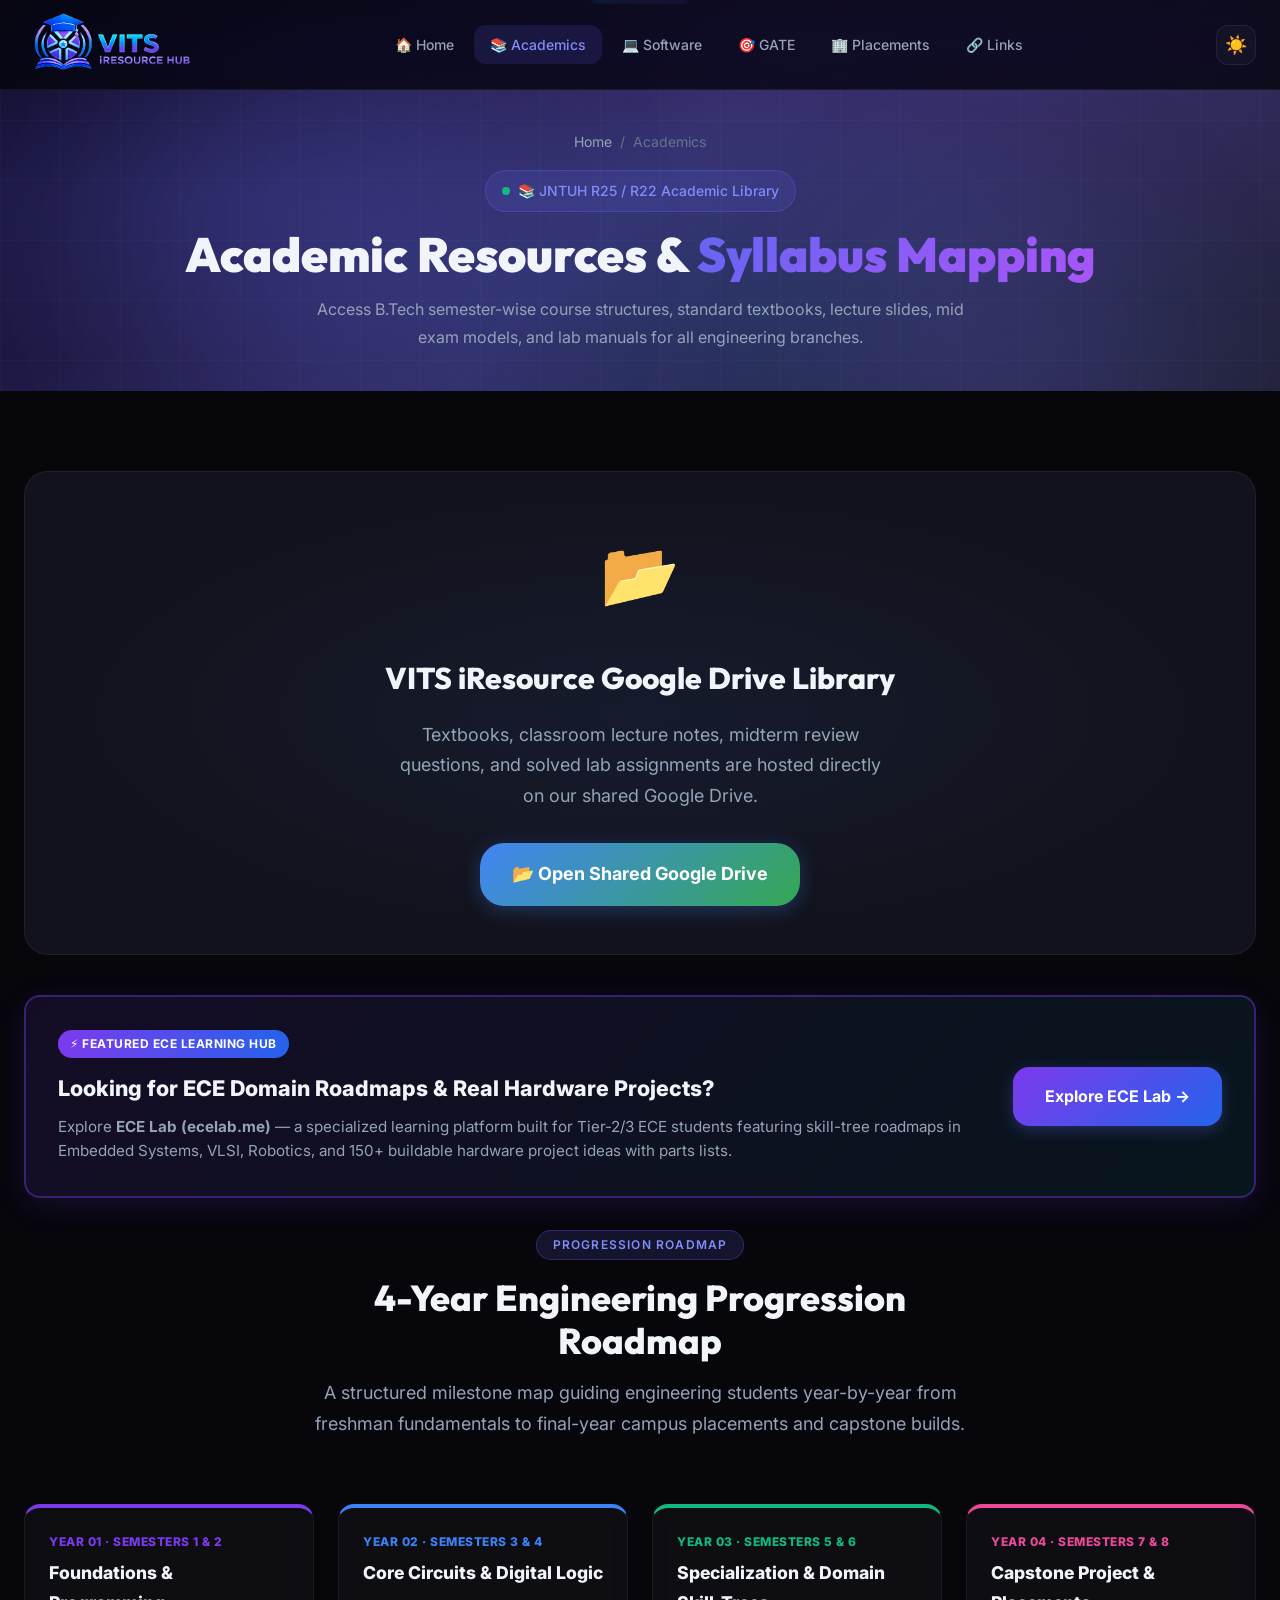
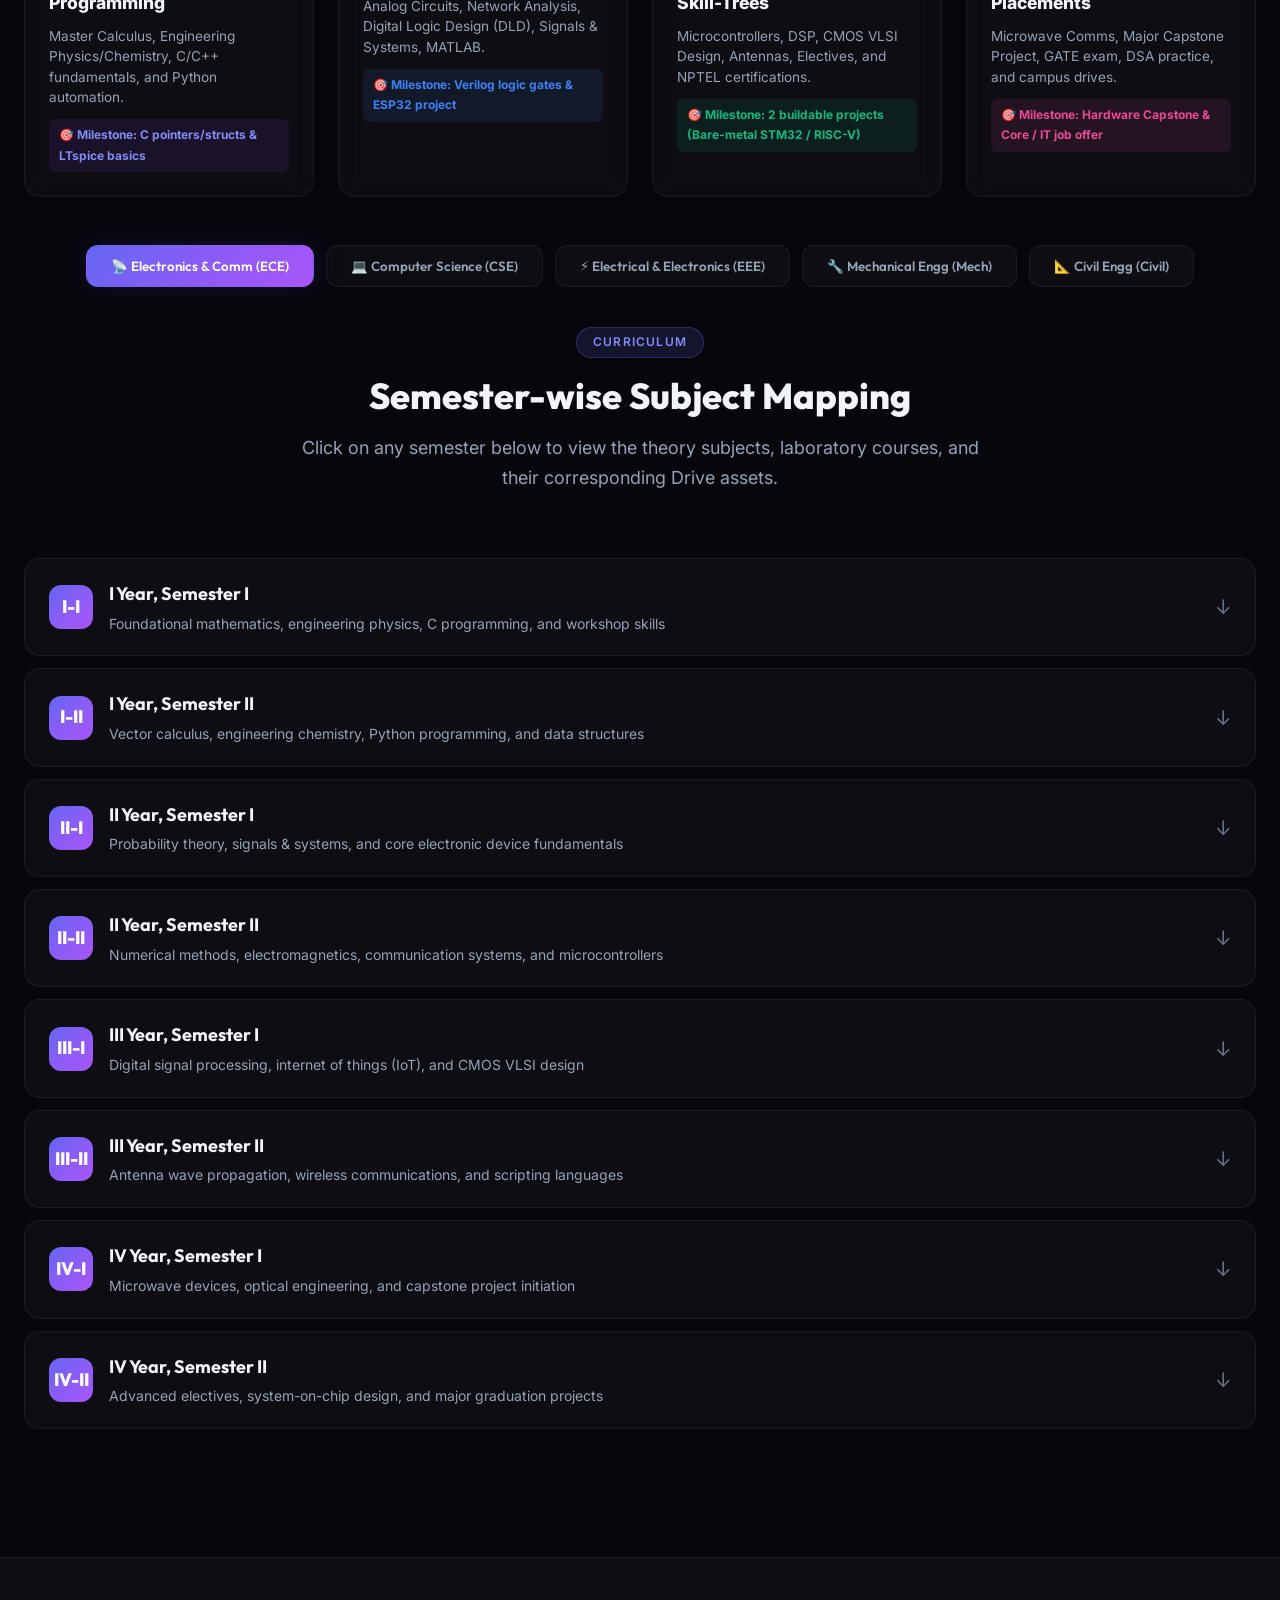
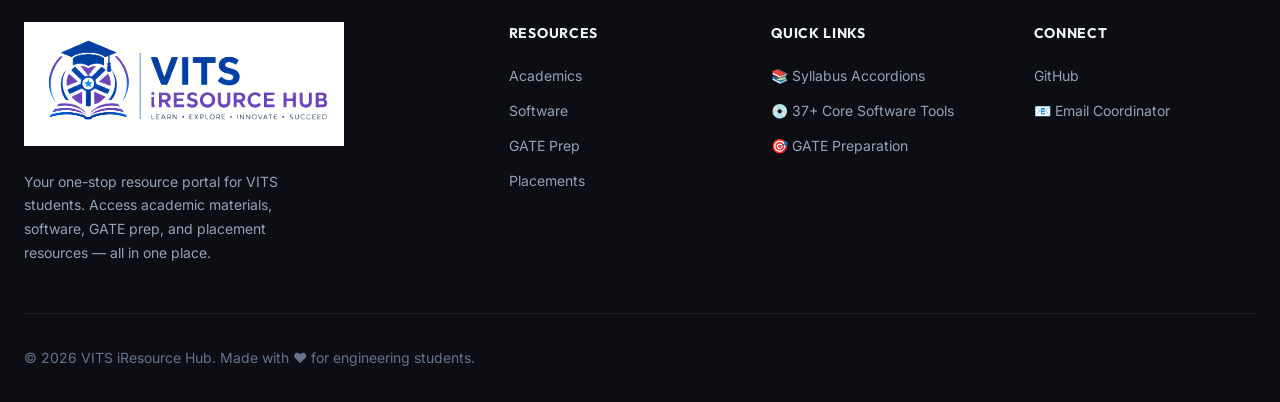
<file: academics.html>
<!DOCTYPE html>
<html lang="en" data-theme="dark">
<head>
  <meta charset="UTF-8">
  <!-- Favicon -->
  <link rel="shortcut icon" href="favicon.ico" type="image/x-icon">
  <link rel="icon" href="images/favicon.png" type="image/png">
  <meta name="viewport" content="width=device-width, initial-scale=1.0">
  <meta name="google-site-verification" content="7quxdHRmtYmw2Jo5xWjluSK96tRkIVolGzAY4h9Mjqw" />
  <title>Academics & Syllabus — JNTUH R25 / R22 | VITS iResource Hub</title>
  <meta name="description" content="Access JNTUH B.Tech semester-wise course structure, syllabus details, textbooks, notes, and lab manuals for ECE, CSE, EEE, Mech, and Civil engineering branches.">
  <link rel="stylesheet" href="css/style.css">
  <link rel="canonical" href="https://manideepvelchuri.github.io/vits-iresource-hub/academics.html" />

  <!-- Open Graph / Facebook -->
  <meta property="og:title" content="Academics & Syllabus — JNTUH R25 / R22 | VITS iResource Hub">
  <meta property="og:description" content="Access JNTUH B.Tech semester-wise course structure, syllabus details, textbooks, notes, and lab manuals for ECE, CSE, EEE, Mech, and Civil engineering branches.">
  <meta property="og:type" content="website">
  <meta property="og:url" content="https://manideepvelchuri.github.io/vits-iresource-hub/academics.html">
</head>
<body>
  <div class="topline"></div>

  <!-- Navbar -->
  <nav class="navbar" id="navbar">
    <div class="nav-container">
                  <a href="index.html" class="nav-logo">
        <img src="images/navbar-logo.png" alt="VITS iResource Hub">
      </a>
      <ul class="nav-links" id="navLinks">
        <li><a href="index.html">🏠 Home</a></li>
        <li><a href="academics.html" class="active">📚 Academics</a></li>
        <li><a href="software.html">💻 Software</a></li>
        <li><a href="gate.html">🎯 GATE</a></li>
        <li><a href="placements.html">🏢 Placements</a></li>
        <li><a href="useful-links.html">🔗 Links</a></li>
      </ul>
      <div class="nav-actions">
        <button class="theme-toggle" id="themeToggle" aria-label="Toggle theme">☀️</button>
        <button class="mobile-menu-toggle" id="mobileMenuToggle" aria-label="Toggle menu">
          <span></span><span></span><span></span>
        </button>
      </div>
    </div>
  </nav>

    <!-- Page Header -->
  <header class="page-header hero" style="min-height: auto; padding-top: calc(var(--nav-height) + var(--space-10)); padding-bottom: var(--space-10);">
    <div class="hero-bg">
      <div class="hero-orb"></div>
      <div class="hero-orb"></div>
    </div>
    <div class="hero-grid"></div>
    <div class="container hero-content">
      <div class="breadcrumb" style="justify-content: center; margin-bottom: var(--space-4);">
        <a href="index.html">Home</a> <span>/</span> <span>Academics</span>
      </div>
      <div class="hero-badge" style="margin-bottom: var(--space-4);">
        <span class="badge-dot"></span>
        <span>📚 JNTUH R25 / R22 Academic Library</span>
      </div>
      <h1 class="hero-title" style="font-size: clamp(var(--text-3xl), 4vw, var(--text-5xl)); margin-bottom: var(--space-4);">
        Academic Resources & <span class="gradient-text">Syllabus Mapping</span>
      </h1>
      <p class="hero-subtitle" style="font-size: var(--text-md); max-width: 650px; margin: 0 auto;">
        Access B.Tech semester-wise course structures, standard textbooks, lecture slides, mid exam models, and lab manuals for all engineering branches.
      </p>
    </div>
  </header>

  <!-- Google Drive Section -->
  <section class="section">
    <div class="container">
      <div class="drive-section reveal">
        <div class="drive-icon">📂</div>
        <h2>VITS iResource Google Drive Library</h2>
        <p>Textbooks, classroom lecture notes, midterm review questions, and solved lab assignments are hosted directly on our shared Google Drive.</p>
        <a href="https://drive.google.com/drive/folders/1bInXkRc9mQFdbVbUMNxG1VVnrpKEyoPN?usp=drive_link" target="_blank" rel="noopener noreferrer" class="btn btn-drive btn-lg">📂 Open Shared Google Drive</a>
      </div>

      <!-- Featured ECE Learning Hub & Roadmaps Banner -->
      <div class="reveal" style="margin-top: 2rem; background: linear-gradient(135deg, rgba(124, 58, 237, 0.12), rgba(34, 211, 238, 0.08)); border: 2px solid rgba(124, 58, 237, 0.4); border-radius: var(--radius-xl); padding: var(--space-8); text-align: left; display: flex; align-items: center; justify-content: space-between; gap: var(--space-6); flex-wrap: wrap; box-shadow: 0 8px 32px rgba(124, 58, 237, 0.15);">
        <div style="flex: 1; min-width: 280px;">
          <div style="display: inline-flex; align-items: center; gap: 8px; font-size: 0.75rem; font-weight: 700; text-transform: uppercase; letter-spacing: 0.5px; padding: 4px 12px; border-radius: 999px; background: linear-gradient(90deg, #7c3aed, #2563eb); color: #ffffff; margin-bottom: 12px;">⚡ FEATURED ECE LEARNING HUB</div>
          <h3 style="font-size: 1.35rem; font-weight: 800; color: var(--text-primary); margin: 0 0 8px;">Looking for ECE Domain Roadmaps & Real Hardware Projects?</h3>
          <p style="font-size: 0.95rem; color: var(--text-secondary); line-height: 1.6; margin: 0;">
            Explore <strong>ECE Lab (ecelab.me)</strong> — a specialized learning platform built for Tier-2/3 ECE students featuring skill-tree roadmaps in Embedded Systems, VLSI, Robotics, and 150+ buildable hardware project ideas with parts lists.
          </p>
        </div>
        <a href="https://www.ecelab.me/" target="_blank" rel="noopener noreferrer" class="btn btn-primary btn-lg" style="background: linear-gradient(135deg, #7c3aed, #2563eb); border: none; white-space: nowrap; font-weight: 700;">Explore ECE Lab →</a>
      </div>

      <!-- 4-Year B.Tech Academic & Career Roadmap Section -->
      <div class="subsection mt-8 reveal">
        <div class="section-header">
          <span class="section-label">Progression Roadmap</span>
          <h2 class="section-title">4-Year Engineering Progression Roadmap</h2>
          <p class="section-desc">A structured milestone map guiding engineering students year-by-year from freshman fundamentals to final-year campus placements and capstone builds.</p>
        </div>

        <div class="cards-grid" style="grid-template-columns: repeat(auto-fill, minmax(250px, 1fr)); gap: var(--space-6);">
          <!-- Year 1 -->
          <div class="card" style="border-top: 4px solid #7c3aed; height: auto;">
            <div style="font-size: 0.75rem; font-weight: 800; color: #7c3aed; text-transform: uppercase; letter-spacing: 0.5px; margin-bottom: 6px;">YEAR 01 · SEMESTERS 1 & 2</div>
            <h3 style="font-size: 1.1rem; font-weight: 800; margin: 0 0 8px; color: var(--text-primary);">Foundations & Programming</h3>
            <p style="font-size: 0.85rem; color: var(--text-secondary); line-height: 1.5; margin: 0 0 12px;">Master Calculus, Engineering Physics/Chemistry, C/C++ fundamentals, and Python automation.</p>
            <div style="font-size: 0.75rem; font-weight: 700; color: var(--primary-light); background: rgba(124, 58, 237, 0.1); padding: 6px 10px; border-radius: 6px;">🎯 Milestone: C pointers/structs & LTspice basics</div>
          </div>

          <!-- Year 2 -->
          <div class="card" style="border-top: 4px solid #3b82f6; height: auto;">
            <div style="font-size: 0.75rem; font-weight: 800; color: #3b82f6; text-transform: uppercase; letter-spacing: 0.5px; margin-bottom: 6px;">YEAR 02 · SEMESTERS 3 & 4</div>
            <h3 style="font-size: 1.1rem; font-weight: 800; margin: 0 0 8px; color: var(--text-primary);">Core Circuits & Digital Logic</h3>
            <p style="font-size: 0.85rem; color: var(--text-secondary); line-height: 1.5; margin: 0 0 12px;">Analog Circuits, Network Analysis, Digital Logic Design (DLD), Signals & Systems, MATLAB.</p>
            <div style="font-size: 0.75rem; font-weight: 700; color: #3b82f6; background: rgba(59, 130, 246, 0.1); padding: 6px 10px; border-radius: 6px;">🎯 Milestone: Verilog logic gates & ESP32 project</div>
          </div>

          <!-- Year 3 -->
          <div class="card" style="border-top: 4px solid #10b981; height: auto;">
            <div style="font-size: 0.75rem; font-weight: 800; color: #10b981; text-transform: uppercase; letter-spacing: 0.5px; margin-bottom: 6px;">YEAR 03 · SEMESTERS 5 & 6</div>
            <h3 style="font-size: 1.1rem; font-weight: 800; margin: 0 0 8px; color: var(--text-primary);">Specialization & Domain Skill-Trees</h3>
            <p style="font-size: 0.85rem; color: var(--text-secondary); line-height: 1.5; margin: 0 0 12px;">Microcontrollers, DSP, CMOS VLSI Design, Antennas, Electives, and NPTEL certifications.</p>
            <div style="font-size: 0.75rem; font-weight: 700; color: #10b981; background: rgba(16, 185, 129, 0.1); padding: 6px 10px; border-radius: 6px;">🎯 Milestone: 2 buildable projects (Bare-metal STM32 / RISC-V)</div>
          </div>

          <!-- Year 4 -->
          <div class="card" style="border-top: 4px solid #ec4899; height: auto;">
            <div style="font-size: 0.75rem; font-weight: 800; color: #ec4899; text-transform: uppercase; letter-spacing: 0.5px; margin-bottom: 6px;">YEAR 04 · SEMESTERS 7 & 8</div>
            <h3 style="font-size: 1.1rem; font-weight: 800; margin: 0 0 8px; color: var(--text-primary);">Capstone Project & Placements</h3>
            <p style="font-size: 0.85rem; color: var(--text-secondary); line-height: 1.5; margin: 0 0 12px;">Microwave Comms, Major Capstone Project, GATE exam, DSA practice, and campus drives.</p>
            <div style="font-size: 0.75rem; font-weight: 700; color: #ec4899; background: rgba(236, 72, 153, 0.1); padding: 6px 10px; border-radius: 6px;">🎯 Milestone: Hardware Capstone & Core / IT job offer</div>
          </div>
        </div>
      </div>

      <!-- Branch Selection Tabs (New feature!) -->
      <div class="branch-tabs-container reveal" style="margin-top: 3rem;">
        <button class="branch-tab-btn active" data-branch-target="ece">📡 Electronics & Comm (ECE)</button>
        <button class="branch-tab-btn" data-branch-target="cse">💻 Computer Science (CSE)</button>
        <button class="branch-tab-btn" data-branch-target="eee">⚡ Electrical & Electronics (EEE)</button>
        <button class="branch-tab-btn" data-branch-target="mech">🔧 Mechanical Engg (Mech)</button>
        <button class="branch-tab-btn" data-branch-target="civil">📐 Civil Engg (Civil)</button>
      </div>

      <!-- Syllabus Mapping Section -->
      <div class="subsection mt-8">
        <div class="section-header reveal">
          <span class="section-label">Curriculum</span>
          <h2 class="section-title">Semester-wise Subject Mapping</h2>
          <p class="section-desc">Click on any semester below to view the theory subjects, laboratory courses, and their corresponding Drive assets.</p>
        </div>

        <!-- ========================================================= -->
        <!-- BRANCH: ECE (Electronics & Communication Engineering)      -->
        <!-- ========================================================= -->
        <div data-branch="ece" class="accordion reveal">
          <!-- Semester 1 -->
          <div class="accordion-item">
            <div class="accordion-header">
              <div class="accordion-sem">I-I</div>
              <div class="accordion-title">
                <h3>I Year, Semester I</h3>
                <p>Foundational mathematics, engineering physics, C programming, and workshop skills</p>
              </div>
              <div class="accordion-arrow">↓</div>
            </div>
            <div class="accordion-body">
              <div class="accordion-body-inner">
                <table class="subject-table">
                  <thead>
                    <tr>
                      <th>Subject Name (JNTUH R25/R22)</th>
                      <th>Type</th>
                      <th>Google Drive Materials Available</th>
                    </tr>
                  </thead>
                  <tbody>
                    <tr><td>Mathematics I (Matrices & Calculus) [MA101BS]</td><td>Theory</td><td>📝 Complete lecture notes & standard e-textbook</td></tr>
                    <tr><td>Applied / Advanced Engineering Physics [PH102BS]</td><td>Theory + Lab</td><td>📝 Theory PPTs, 🧪 Physics lab manual & sample experimental data</td></tr>
                    <tr><td>C Programming / Programming for Problem Solving [CS103ES]</td><td>Theory + Lab</td><td>📝 C/C++ notes, 💻 Sample source codes, 🧪 Lab manual</td></tr>
                    <tr><td>Basic Electrical Engineering [EE104ES]</td><td>Theory + Lab</td><td>📝 Circuit analysis notes, solved examples, 🧪 Lab guides</td></tr>
                    <tr><td>Engineering Drawing / CAD [ME105ES]</td><td>Theory + Lab</td><td>📝 CAD tutorial guides & projection templates</td></tr>
                    <tr><td>English for Skill Enhancement [EN106HS]</td><td>Theory + Lab</td><td>📝 Reading materials, LSRW guide, 🧪 English lab manuals</td></tr>
                  </tbody>
                </table>
                <div class="text-center mt-6">
                  <a href="javascript:handleDriveAccess('ece', 1, 'https://drive.google.com/drive/folders/1Uw_xS-FnfLZ-Zdb0UqJwPmXSqr1NGYFh?usp=drive_link')" class="btn btn-secondary btn-sm">📂 Open Sem 1 Drive Folder</a>
                </div>
              </div>
            </div>
          </div>

          <!-- Semester 2 -->
          <div class="accordion-item">
            <div class="accordion-header">
              <div class="accordion-sem">I-II</div>
              <div class="accordion-title">
                <h3>I Year, Semester II</h3>
                <p>Vector calculus, engineering chemistry, Python programming, and data structures</p>
              </div>
              <div class="accordion-arrow">↓</div>
            </div>
            <div class="accordion-body">
              <div class="accordion-body-inner">
                <table class="subject-table">
                  <thead>
                    <tr>
                      <th>Subject Name (JNTUH R25/R22)</th>
                      <th>Type</th>
                      <th>Google Drive Materials Available</th>
                    </tr>
                  </thead>
                  <tbody>
                    <tr><td>Mathematics II (ODE & Vector Calculus) [MA201BS]</td><td>Theory</td><td>📝 Hand-written notes & vector theorems cheatsheet</td></tr>
                    <tr><td>Engineering Chemistry [CH202BS]</td><td>Theory + Lab</td><td>📝 Core lecture slides & 🧪 Chemistry lab manuals</td></tr>
                    <tr><td>Python Programming / Applied Python Lab [CS203ES]</td><td>Theory + Lab</td><td>📝 Python basics lecture slides, 💻 Executable sample scripts</td></tr>
                    <tr><td>Data Structures [CS204ES]</td><td>Theory + Lab</td><td>📝 DSA concepts, algorithm implementations in C/C++</td></tr>
                    <tr><td>Network Analysis & Synthesis [EE205ES]</td><td>Theory + Lab</td><td>📝 Electric circuit analysis notes & mesh/nodal analysis solutions</td></tr>
                  </tbody>
                </table>
                <div class="text-center mt-6">
                  <a href="javascript:handleDriveAccess('ece', 2, 'https://drive.google.com/drive/folders/1hhEwYUAVwjdYfVZAxqdzULaaFhJkmUYj?usp=drive_link')" class="btn btn-secondary btn-sm">📂 Open Sem 2 Drive Folder</a>
                </div>
              </div>
            </div>
          </div>

          <!-- Semester 3 -->
          <div class="accordion-item">
            <div class="accordion-header">
              <div class="accordion-sem">II-I</div>
              <div class="accordion-title">
                <h3>II Year, Semester I</h3>
                <p>Probability theory, signals & systems, and core electronic device fundamentals</p>
              </div>
              <div class="accordion-arrow">↓</div>
            </div>
            <div class="accordion-body">
              <div class="accordion-body-inner">
                <table class="subject-table">
                  <thead>
                    <tr>
                      <th>Subject Name (JNTUH R25/R22)</th>
                      <th>Type</th>
                      <th>Google Drive Materials Available</th>
                    </tr>
                  </thead>
                  <tbody>
                    <tr><td>Probability Theory & Stochastic Processes [EC301PC]</td><td>Theory</td><td>📝 Peyton Peebles book PDF, formula sheets, mid exam answers</td></tr>
                    <tr><td>Signals & Systems [EC302PC]</td><td>Theory</td><td>📝 Oppenheim textbook PDF, Fourier & Laplace transform charts</td></tr>
                    <tr><td>Electronic Devices and Circuits [EC303PC]</td><td>Theory + Lab</td><td>📝 Sedra & Smith or Boylestad book notes, 🧪 EDC circuit diagrams</td></tr>
                    <tr><td>Digital Logic Design [EC304PC]</td><td>Theory + Lab</td><td>📝 RRJ Modern Digital Electronics book, 🧪 DLD logic gate manuals</td></tr>
                    <tr><td>Control Systems [EC305PC]</td><td>Theory</td><td>📝 Katsuhiko Ogata control systems book PDF, block diagram solver notes</td></tr>
                    <tr><td>Basic Simulation Laboratory (MATLAB) [EC307PC]</td><td>Lab</td><td>💻 MATLAB simulation codes for signals, systems, and transforms</td></tr>
                  </tbody>
                </table>
                <div class="text-center mt-6">
                  <a href="javascript:handleDriveAccess('ece', 3, 'https://drive.google.com/drive/folders/1bInXkRc9mQFdbVbUMNxG1VVnrpKEyoPN?usp=drive_link')" class="btn btn-secondary btn-sm">📂 Open Sem 3 Drive Folder</a>
                </div>
              </div>
            </div>
          </div>

          <!-- Semester 4 -->
          <div class="accordion-item">
            <div class="accordion-header">
              <div class="accordion-sem">II-II</div>
              <div class="accordion-title">
                <h3>II Year, Semester II</h3>
                <p>Numerical methods, electromagnetics, communication systems, and microcontrollers</p>
              </div>
              <div class="accordion-arrow">↓</div>
            </div>
            <div class="accordion-body">
              <div class="accordion-body-inner">
                <table class="subject-table">
                  <tbody>
                    <tr><td>Numerical Methods & Complex Variables [MA401BS]</td><td>Theory</td><td>📝 numerical solvers, complex equations</td></tr>
                    <tr><td>Electromagnetic Fields & Transmission Lines [EC402PC]</td><td>Theory</td><td>📝 Maxwell equations formulas, transmission line calculations</td></tr>
                    <tr><td>Analog & Digital Communications [EC403PC]</td><td>Theory + Lab</td><td>📝 Simon Haykin communication book PDF, 🧪 Modulation manuals</td></tr>
                    <tr><td>RISC & Microcontroller Architecture [EC404PC]</td><td>Theory + Lab</td><td>📝 ARM assembly architecture slides, 🧪 Keil compiler codes</td></tr>
                    <tr><td>Linear & Digital IC Applications [EC405PC]</td><td>Theory + Lab</td><td>📝 Op-Amp applications notes, 555 Timer circuits</td></tr>
                  </tbody>
                </table>
                <div class="text-center mt-6">
                  <a href="javascript:handleDriveAccess('ece', 4, '')" class="btn btn-secondary btn-sm">📂 Open Sem 4 Drive Folder</a>
                </div>
              </div>
            </div>
          </div>

          <!-- Semester 5 -->
          <div class="accordion-item">
            <div class="accordion-header">
              <div class="accordion-sem">III-I</div>
              <div class="accordion-title">
                <h3>III Year, Semester I</h3>
                <p>Digital signal processing, internet of things (IoT), and CMOS VLSI design</p>
              </div>
              <div class="accordion-arrow">↓</div>
            </div>
            <div class="accordion-body">
              <div class="accordion-body-inner">
                <table class="subject-table">
                  <tbody>
                    <tr><td>Digital Signal Processing [EC501PC]</td><td>Theory + Lab</td><td>📝 Oppenheim DSP book, 💻 MATLAB DSP codes (FFT, filters)</td></tr>
                    <tr><td>IoT Architectures & Protocols [EC502PC]</td><td>Theory + Lab</td><td>📝 NodeMCU, ESP32, MQTT protocols, 💻 Arduino scripts</td></tr>
                    <tr><td>CMOS VLSI Design [EC503PC]</td><td>Theory + Lab</td><td>📝 Weste & Harris CMOS book PDF, 🧪 VLSI e-CAD labs</td></tr>
                  </tbody>
                </table>
                <div class="text-center mt-6">
                  <a href="javascript:handleDriveAccess('ece', 5, '')" class="btn btn-secondary btn-sm">📂 Open Sem 5 Drive Folder</a>
                </div>
              </div>
            </div>
          </div>

          <!-- Semester 6 -->
          <div class="accordion-item">
            <div class="accordion-header">
              <div class="accordion-sem">III-II</div>
              <div class="accordion-title">
                <h3>III Year, Semester II</h3>
                <p>Antenna wave propagation, wireless communications, and scripting languages</p>
              </div>
              <div class="accordion-arrow">↓</div>
            </div>
            <div class="accordion-body">
              <div class="accordion-body-inner">
                <table class="subject-table">
                  <tbody>
                    <tr><td>Antenna & Wave Propagation [EC601PC]</td><td>Theory</td><td>📝 Antenna radiation parameters, dipole antennas notes</td></tr>
                    <tr><td>Wireless Communications [EC602PC]</td><td>Theory + Lab</td><td>📝 Cellular network design, GSM/5G standards</td></tr>
                    <tr><td>Scripting Languages Lab [EC607PC]</td><td>Lab</td><td>💻 Python, Perl, Tcl, and Bash automation scripts</td></tr>
                  </tbody>
                </table>
                <div class="text-center mt-6">
                  <a href="javascript:handleDriveAccess('ece', 6, '')" class="btn btn-secondary btn-sm">📂 Open Sem 6 Drive Folder</a>
                </div>
              </div>
            </div>
          </div>

          <!-- Semester 7 -->
          <div class="accordion-item">
            <div class="accordion-header">
              <div class="accordion-sem">IV-I</div>
              <div class="accordion-title">
                <h3>IV Year, Semester I</h3>
                <p>Microwave devices, optical engineering, and capstone project initiation</p>
              </div>
              <div class="accordion-arrow">↓</div>
            </div>
            <div class="accordion-body">
              <div class="accordion-body-inner">
                <table class="subject-table">
                  <tbody>
                    <tr><td>Microwave & Optical Communications [EC701PC]</td><td>Theory + Lab</td><td>📝 Pozar Microwave book, waveguide mode equations</td></tr>
                    <tr><td>Project Stage I (Mini Project)</td><td>Practical</td><td>📝 IEEE project proposals, abstract templates</td></tr>
                  </tbody>
                </table>
                <div class="text-center mt-6">
                  <a href="javascript:handleDriveAccess('ece', 7, '')" class="btn btn-secondary btn-sm">📂 Open Sem 7 Drive Folder</a>
                </div>
              </div>
            </div>
          </div>

          <!-- Semester 8 -->
          <div class="accordion-item">
            <div class="accordion-header">
              <div class="accordion-sem">IV-II</div>
              <div class="accordion-title">
                <h3>IV Year, Semester II</h3>
                <p>Advanced electives, system-on-chip design, and major graduation projects</p>
              </div>
              <div class="accordion-arrow">↓</div>
            </div>
            <div class="accordion-body">
              <div class="accordion-body-inner">
                <table class="subject-table">
                  <tbody>
                    <tr><td>Professional Elective V (AI, ML, 5G & Beyond)</td><td>Theory</td><td>📝 Machine Learning models, 5G MIMO architectures</td></tr>
                    <tr><td>Project Stage II (Major Project + Seminar) [EC801PC]</td><td>Practical</td><td>📝 Thesis formatting, seminar presentation slides</td></tr>
                  </tbody>
                </table>
                <div class="text-center mt-6">
                  <a href="javascript:handleDriveAccess('ece', 8, '')" class="btn btn-secondary btn-sm">📂 Open Sem 8 Drive Folder</a>
                </div>
              </div>
            </div>
          </div>
        </div>

        <!-- ========================================================= -->
        <!-- BRANCH: CSE (Computer Science & Engineering)              -->
        <!-- ========================================================= -->
        <div data-branch="cse" class="accordion reveal" style="display:none;">
          <!-- Semesters 1 & 2 -->
          <div class="accordion-item">
            <div class="accordion-header">
              <div class="accordion-sem">I Year</div>
              <div class="accordion-title">
                <h3>I Year (Semester I & II)</h3>
                <p>Mathematics, engineering chemistry, programming, and data structures</p>
              </div>
              <div class="accordion-arrow">↓</div>
            </div>
            <div class="accordion-body">
              <div class="accordion-body-inner">
                <table class="subject-table">
                  <tbody>
                    <tr><td>Matrices & Calculus [MA101BS] / ODE & Vector Calculus [MA201BS]</td></tr>
                    <tr><td>Engineering Chemistry [CH102BS] / Applied Physics [PH202BS]</td></tr>
                    <tr><td>Programming for Problem Solving [CS103ES] / Data Structures [CS204ES]</td></tr>
                  </tbody>
                </table>
                <div class="text-center mt-6">
                  <a href="javascript:handleDriveAccess('cse', 1, '')" class="btn btn-secondary btn-sm">📂 Open I Year Drive Folder</a>
                </div>
              </div>
            </div>
          </div>
          <!-- Semester 3 -->
          <div class="accordion-item">
            <div class="accordion-header">
              <div class="accordion-sem">II-I</div>
              <div class="accordion-title">
                <h3>II Year, Semester I</h3>
                <p>Mathematical logic, data structures, computer organization, and databases</p>
              </div>
              <div class="accordion-arrow">↓</div>
            </div>
            <div class="accordion-body">
              <div class="accordion-body-inner">
                <table class="subject-table">
                  <tbody>
                    <tr><td>Discrete Mathematics [CS301PC]</td></tr>
                    <tr><td>Data Structures & Algorithms [CS302PC]</td></tr>
                    <tr><td>Computer Organization & Architecture [CS303PC]</td></tr>
                    <tr><td>Database Management Systems [CS304PC]</td></tr>
                    <tr><td>Object Oriented Programming through Java [CS305PC]</td></tr>
                  </tbody>
                </table>
                <div class="text-center mt-6">
                  <a href="javascript:handleDriveAccess('cse', 3, '')" class="btn btn-secondary btn-sm">📂 Open Sem 3 Drive Folder</a>
                </div>
              </div>
            </div>
          </div>
          <!-- Semester 4 -->
          <div class="accordion-item">
            <div class="accordion-header">
              <div class="accordion-sem">II-II</div>
              <div class="accordion-title">
                <h3>II Year, Semester II</h3>
                <p>Formal languages, software engineering, operating systems, networks</p>
              </div>
              <div class="accordion-arrow">↓</div>
            </div>
            <div class="accordion-body">
              <div class="accordion-body-inner">
                <table class="subject-table">
                  <tbody>
                    <tr><td>Formal Languages & Automata Theory [CS401PC]</td></tr>
                    <tr><td>Software Engineering [CS402PC]</td></tr>
                    <tr><td>Operating Systems [CS403PC]</td></tr>
                    <tr><td>Computer Networks [CS404PC]</td></tr>
                    <tr><td>Design & Analysis of Algorithms [CS405PC]</td></tr>
                  </tbody>
                </table>
                <div class="text-center mt-6">
                  <a href="javascript:handleDriveAccess('cse', 4, '')" class="btn btn-secondary btn-sm">📂 Open Sem 4 Drive Folder</a>
                </div>
              </div>
            </div>
          </div>
          <!-- Semesters 5 - 8 -->
          <div class="accordion-item">
            <div class="accordion-header">
              <div class="accordion-sem">III & IV</div>
              <div class="accordion-title">
                <h3>III Year & IV Year (Semesters 5 - 8)</h3>
                <p>Compilers, AI, Machine Learning, Web Dev, Cloud, and Projects</p>
              </div>
              <div class="accordion-arrow">↓</div>
            </div>
            <div class="accordion-body">
              <div class="accordion-body-inner">
                <table class="subject-table">
                  <tbody>
                    <tr><td>Compiler Design [CS501PC] / Web Technologies [CS502PC]</td></tr>
                    <tr><td>Machine Learning [CS601PC] / Cryptography & Network Security [CS602PC]</td></tr>
                    <tr><td>Artificial Intelligence [CS701PC] / Cloud Computing [CS702PC]</td></tr>
                    <tr><td>Major Graduation Capstone Projects Stage I & II</td></tr>
                  </tbody>
                </table>
                <div class="text-center mt-6">
                  <a href="javascript:handleDriveAccess('cse', 5, '')" class="btn btn-secondary btn-sm">📂 Open III/IV Year Drive Folder</a>
                </div>
              </div>
            </div>
          </div>
        </div>

        <!-- ========================================================= -->
        <!-- BRANCH: EEE (Electrical & Electronics Engineering)        -->
        <!-- ========================================================= -->
        <div data-branch="eee" class="accordion reveal" style="display:none;">
          <!-- Semester 3 -->
          <div class="accordion-item">
            <div class="accordion-header">
              <div class="accordion-sem">II-I</div>
              <div class="accordion-title">
                <h3>II Year, Semester I</h3>
                <p>Electrical circuit analysis, analog electronics, electrical machinery</p>
              </div>
              <div class="accordion-arrow">↓</div>
            </div>
            <div class="accordion-body">
              <div class="accordion-body-inner">
                <table class="subject-table">
                  <tbody>
                    <tr><td>Electrical Circuit Analysis [EE301PC]</td></tr>
                    <tr><td>Analog Electronics [EE302PC]</td></tr>
                    <tr><td>Electrical Machines I [EE303PC]</td></tr>
                    <tr><td>Electromagnetic Fields [EE304PC]</td></tr>
                  </tbody>
                </table>
                <div class="text-center mt-6">
                  <a href="javascript:handleDriveAccess('eee', 3, '')" class="btn btn-secondary btn-sm">📂 Open Sem 3 Drive Folder</a>
                </div>
              </div>
            </div>
          </div>
          <!-- Semester 4 -->
          <div class="accordion-item">
            <div class="accordion-header">
              <div class="accordion-sem">II-II</div>
              <div class="accordion-title">
                <h3>II Year, Semester II</h3>
                <p>AC machinery, power networks, control engineering, and digital gates</p>
              </div>
              <div class="accordion-arrow">↓</div>
            </div>
            <div class="accordion-body">
              <div class="accordion-body-inner">
                <table class="subject-table">
                  <tbody>
                    <tr><td>Electrical Machines II [EE401PC]</td></tr>
                    <tr><td>Power Systems I [EE402PC]</td></tr>
                    <tr><td>Control Systems [EE403PC]</td></tr>
                    <tr><td>Digital Electronics [EE404PC]</td></tr>
                  </tbody>
                </table>
                <div class="text-center mt-6">
                  <a href="javascript:handleDriveAccess('eee', 4, '')" class="btn btn-secondary btn-sm">📂 Open Sem 4 Drive Folder</a>
                </div>
              </div>
            </div>
          </div>
        </div>

        <!-- ========================================================= -->
        <!-- BRANCH: Mech (Mechanical Engineering)                      -->
        <!-- ========================================================= -->
        <div data-branch="mech" class="accordion reveal" style="display:none;">
          <!-- Semester 3 -->
          <div class="accordion-item">
            <div class="accordion-header">
              <div class="accordion-sem">II-I</div>
              <div class="accordion-title">
                <h3>II Year, Semester I</h3>
                <p>Thermodynamics, metallurgy, materials testing, and mechanical graphics</p>
              </div>
              <div class="accordion-arrow">↓</div>
            </div>
            <div class="accordion-body">
              <div class="accordion-body-inner">
                <table class="subject-table">
                  <tbody>
                    <tr><td>Thermodynamics [ME301PC]</td></tr>
                    <tr><td>Metallurgy & Materials Science [ME302PC]</td></tr>
                    <tr><td>Mechanics of Solids [ME303PC]</td></tr>
                    <tr><td>Machine Drawing & CAD [ME304PC]</td></tr>
                  </tbody>
                </table>
                <div class="text-center mt-6">
                  <a href="javascript:handleDriveAccess('mech', 3, '')" class="btn btn-secondary btn-sm">📂 Open Sem 3 Drive Folder</a>
                </div>
              </div>
            </div>
          </div>
          <!-- Semester 4 -->
          <div class="accordion-item">
            <div class="accordion-header">
              <div class="accordion-sem">II-II</div>
              <div class="accordion-title">
                <h3>II Year, Semester II</h3>
                <p>Applied thermodynamics, fluid mechanics, manufacturing systems</p>
              </div>
              <div class="accordion-arrow">↓</div>
            </div>
            <div class="accordion-body">
              <div class="accordion-body-inner">
                <table class="subject-table">
                  <tbody>
                    <tr><td>Applied Thermodynamics [ME401PC]</td></tr>
                    <tr><td>Fluid Mechanics & Hydraulic Machines [ME402PC]</td></tr>
                    <tr><td>Kinematics of Machinery [ME403PC]</td></tr>
                    <tr><td>Manufacturing Processes [ME404PC]</td></tr>
                  </tbody>
                </table>
                <div class="text-center mt-6">
                  <a href="javascript:handleDriveAccess('mech', 4, '')" class="btn btn-secondary btn-sm">📂 Open Sem 4 Drive Folder</a>
                </div>
              </div>
            </div>
          </div>
        </div>

        <!-- ========================================================= -->
        <!-- BRANCH: Civil (Civil Engineering)                         -->
        <!-- ========================================================= -->
        <div data-branch="civil" class="accordion reveal" style="display:none;">
          <!-- Semester 3 -->
          <div class="accordion-item">
            <div class="accordion-header">
              <div class="accordion-sem">II-I</div>
              <div class="accordion-title">
                <h3>II Year, Semester I</h3>
                <p>Surveying, strength of materials, fluid mechanics, building sciences</p>
              </div>
              <div class="accordion-arrow">↓</div>
            </div>
            <div class="accordion-body">
              <div class="accordion-body-inner">
                <table class="subject-table">
                  <tbody>
                    <tr><td>Surveying [CE301PC]</td></tr>
                    <tr><td>Strength of Materials [CE302PC]</td></tr>
                    <tr><td>Fluid Mechanics [CE303PC]</td></tr>
                    <tr><td>Building Materials & Construction [CE304PC]</td></tr>
                  </tbody>
                </table>
                <div class="text-center mt-6">
                  <a href="javascript:handleDriveAccess('civil', 3, '')" class="btn btn-secondary btn-sm">📂 Open Sem 3 Drive Folder</a>
                </div>
              </div>
            </div>
          </div>
          <!-- Semester 4 -->
          <div class="accordion-item">
            <div class="accordion-header">
              <div class="accordion-sem">II-II</div>
              <div class="accordion-title">
                <h3>II Year, Semester II</h3>
                <p>Structural analysis, hydraulics, concrete technology, geology</p>
              </div>
              <div class="accordion-arrow">↓</div>
            </div>
            <div class="accordion-body">
              <div class="accordion-body-inner">
                <table class="subject-table">
                  <tbody>
                    <tr><td>Basic Structural Analysis [CE401PC]</td></tr>
                    <tr><td>Hydraulic & Hydraulic Machinery [CE402PC]</td></tr>
                    <tr><td>Concrete Technology [CE403PC]</td></tr>
                    <tr><td>Engineering Geology [CE404PC]</td></tr>
                  </tbody>
                </table>
                <div class="text-center mt-6">
                  <a href="javascript:handleDriveAccess('civil', 4, '')" class="btn btn-secondary btn-sm">📂 Open Sem 4 Drive Folder</a>
                </div>
              </div>
            </div>
          </div>
        </div>

      </div>
    </div>
  </section>

  <!-- Footer -->
  <footer class="footer">
    <div class="footer-content">
      <div class="footer-brand">
                        <div class="footer-logo">
          <img src="images/horizontal-logo-transparent.png" alt="VITS iResource Hub" loading="lazy">
        </div>
        <p>Your one-stop resource portal for VITS students. Access academic materials, software, GATE prep, and placement resources — all in one place.</p>
      </div>
      <div class="footer-col">
        <h4>Resources</h4>
        <ul>
          <li><a href="academics.html">Academics</a></li>
          <li><a href="software.html">Software</a></li>
          <li><a href="gate.html">GATE Prep</a></li>
          <li><a href="placements.html">Placements</a></li>
        </ul>
      </div>
      <div class="footer-col">
        <h4>Quick Links</h4>
        <ul>
          <li><a href="academics.html">📚 Syllabus Accordions</a></li>
          <li><a href="software.html">💿 37+ Core Software Tools</a></li>
          <li><a href="gate.html">🎯 GATE Preparation</a></li>
        </ul>
      </div>
      <div class="footer-col">
        <h4>Connect</h4>
        <ul>
          <li><a href="https://github.com/Manideepvelchuri" target="_blank" rel="noopener noreferrer">GitHub</a></li>
          <li><a href="mailto:vignanecefourier2529@gmail.com">📧 Email Coordinator</a></li>
        </ul>
      </div>
    </div>
    <div class="footer-bottom">
      <span>© 2026 VITS iResource Hub. Made with ❤️ for engineering students.</span>
    </div>
  </footer>

  <button class="back-to-top" id="backToTop" aria-label="Back to top">↑</button>

  <!-- Scripts -->
  <script src="js/main.js?v=1.2" defer></script>
</body>
</html>
</file>
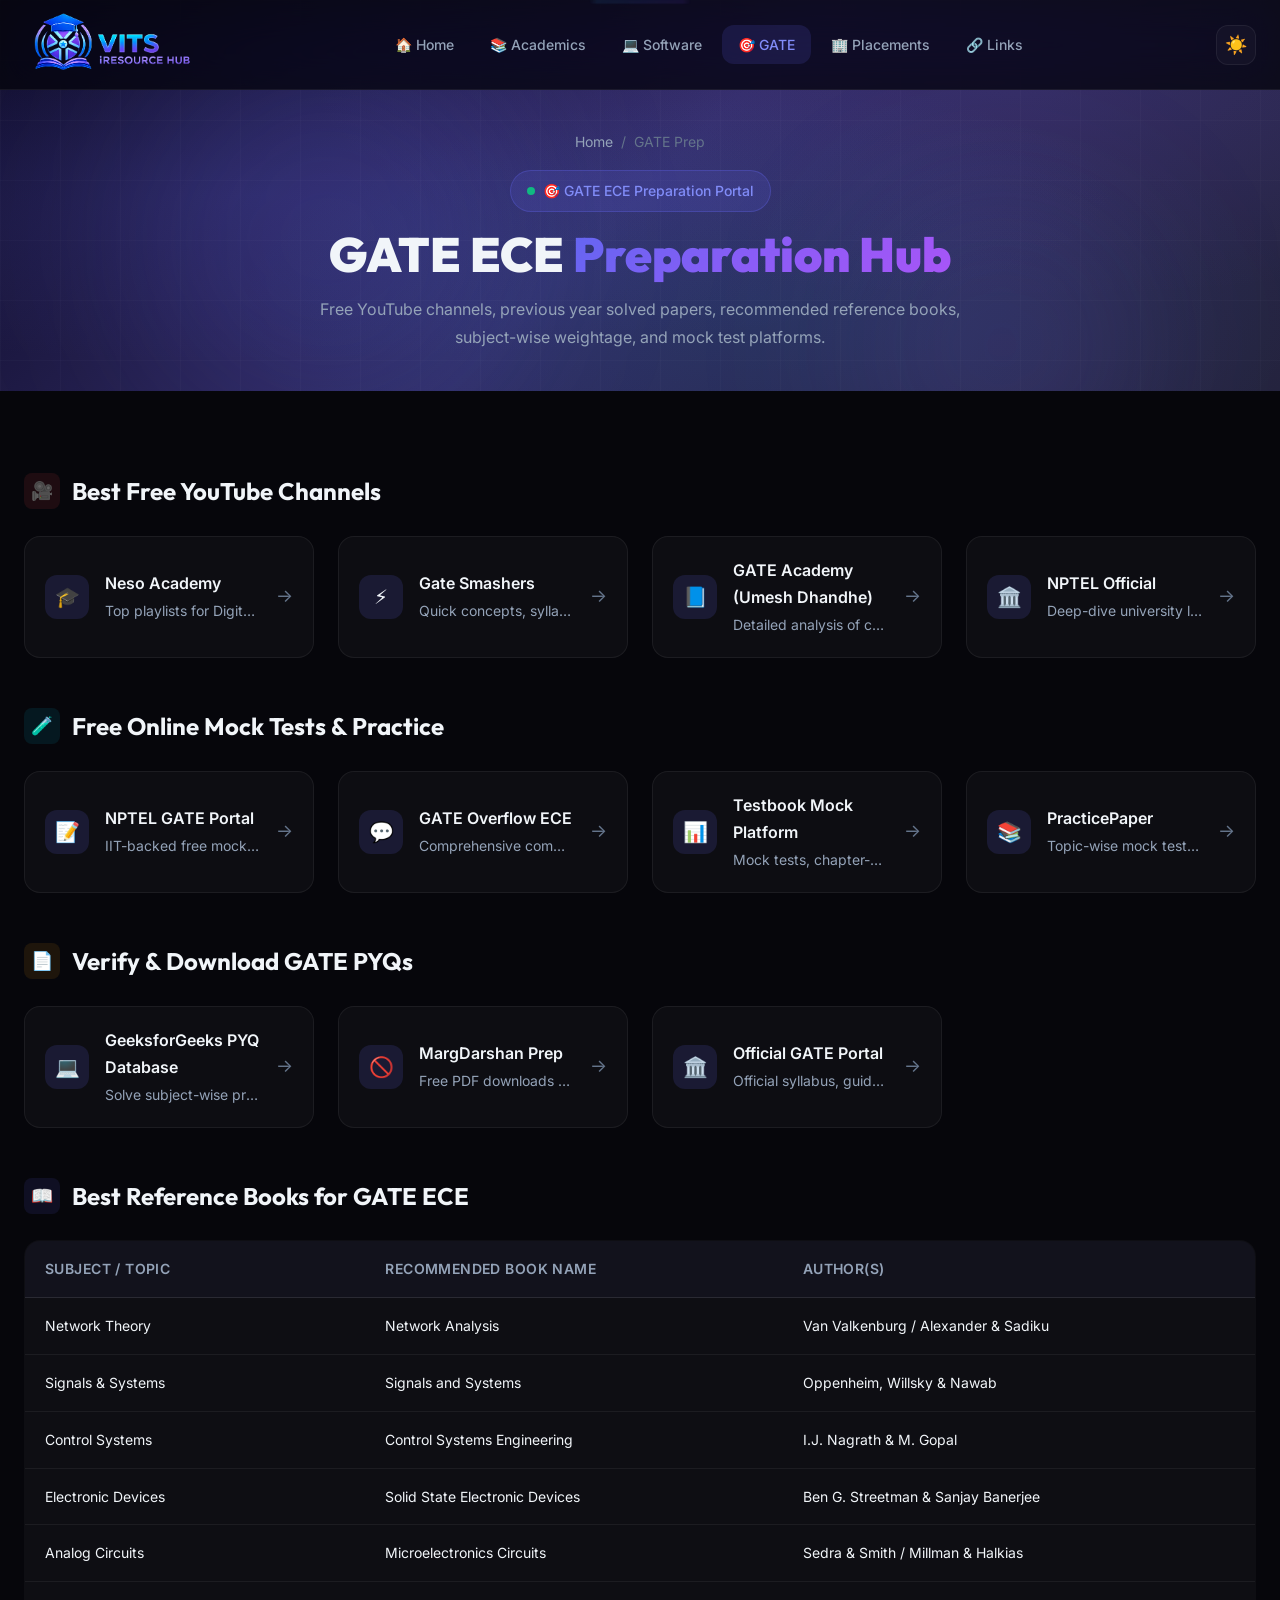
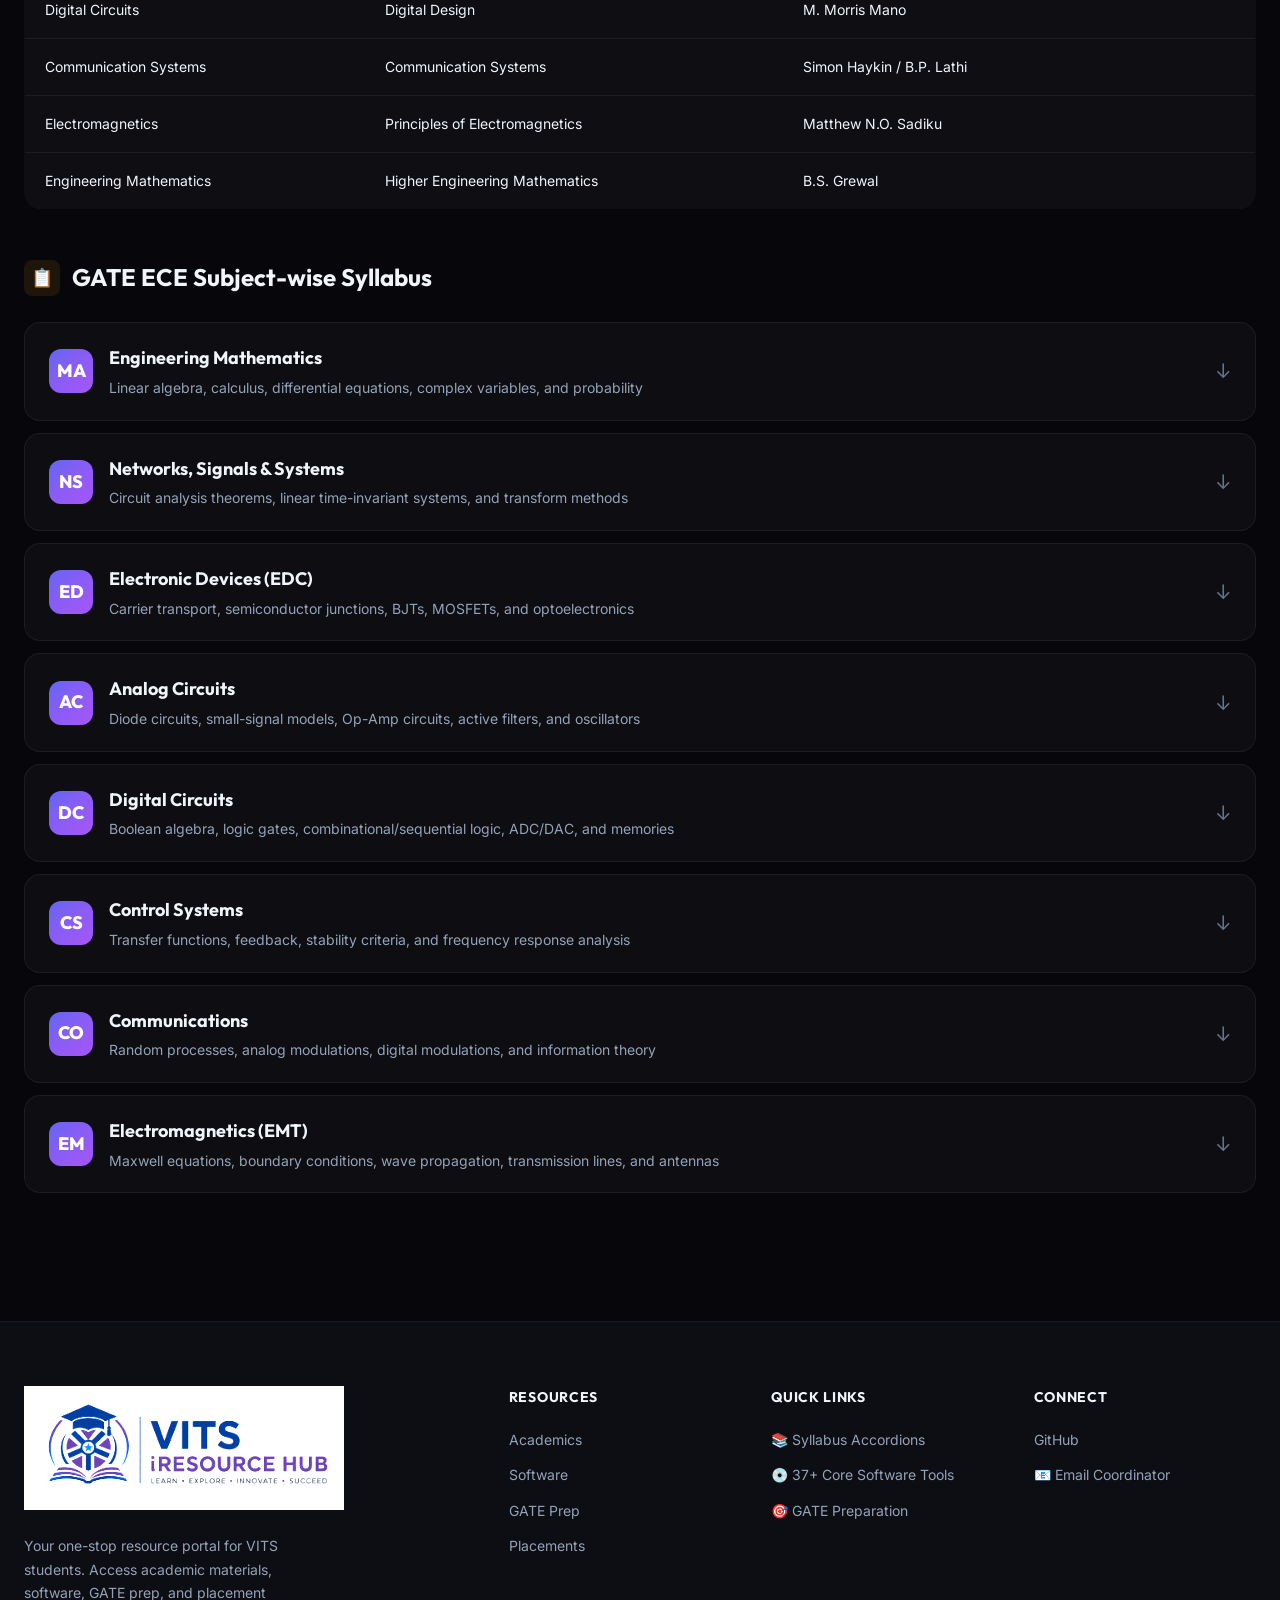
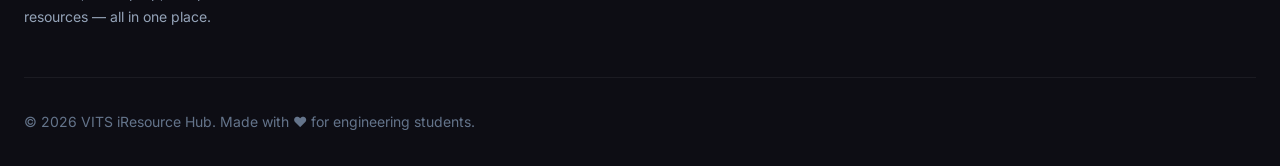
<file: gate.html>
<!DOCTYPE html>
<html lang="en" data-theme="dark">
<head>
  <meta charset="UTF-8">
  <!-- Favicon -->
  <link rel="shortcut icon" href="favicon.ico" type="image/x-icon">
  <link rel="icon" href="images/favicon.png" type="image/png">
  <meta name="viewport" content="width=device-width, initial-scale=1.0">
  <meta name="google-site-verification" content="7quxdHRmtYmw2Jo5xWjluSK96tRkIVolGzAY4h9Mjqw" />
  <title>GATE ECE Preparation Hub — Free Mock Tests, PYQs, Books & Lectures | VITS iResource Hub</title>
  <meta name="description" content="Ultimate preparation resources for GATE ECE. Access free mock tests, verify previous years question papers (PYQs), curated YouTube playlists, standard textbooks, and NPTEL syllabus mapping.">
  <link rel="stylesheet" href="css/style.css">
  <link rel="canonical" href="https://manideepvelchuri.github.io/vits-iresource-hub/gate.html" />

  <!-- Open Graph / Facebook -->
  <meta property="og:title" content="GATE ECE Preparation Hub — Free Mock Tests, PYQs, Books & Lectures | VITS iResource Hub">
  <meta property="og:description" content="Ultimate preparation resources for GATE ECE. Access free mock tests, verify previous years question papers (PYQs), curated YouTube playlists, standard textbooks, and NPTEL syllabus mapping.">
  <meta property="og:type" content="website">
  <meta property="og:url" content="https://manideepvelchuri.github.io/vits-iresource-hub/gate.html">
</head>
<body>
  <div class="topline"></div>

  <!-- Navbar -->
  <nav class="navbar" id="navbar">
    <div class="nav-container">
                  <a href="index.html" class="nav-logo">
        <img src="images/navbar-logo.png" alt="VITS iResource Hub">
      </a>
      <ul class="nav-links" id="navLinks">
        <li><a href="index.html">🏠 Home</a></li>
        <li><a href="academics.html">📚 Academics</a></li>
        <li><a href="software.html">💻 Software</a></li>
        <li><a href="gate.html" class="active">🎯 GATE</a></li>
        <li><a href="placements.html">🏢 Placements</a></li>
        <li><a href="useful-links.html">🔗 Links</a></li>
      </ul>
      <div class="nav-actions">
        <button class="theme-toggle" id="themeToggle" aria-label="Toggle theme">☀️</button>
        <button class="mobile-menu-toggle" id="mobileMenuToggle" aria-label="Toggle menu">
          <span></span><span></span><span></span>
        </button>
      </div>
    </div>
  </nav>

    <!-- Page Header -->
  <header class="page-header hero" style="min-height: auto; padding-top: calc(var(--nav-height) + var(--space-10)); padding-bottom: var(--space-10);">
    <div class="hero-bg">
      <div class="hero-orb"></div>
      <div class="hero-orb"></div>
    </div>
    <div class="hero-grid"></div>
    <div class="container hero-content">
      <div class="breadcrumb" style="justify-content: center; margin-bottom: var(--space-4);">
        <a href="index.html">Home</a> <span>/</span> <span>GATE Prep</span>
      </div>
      <div class="hero-badge" style="margin-bottom: var(--space-4);">
        <span class="badge-dot"></span>
        <span>🎯 GATE ECE Preparation Portal</span>
      </div>
      <h1 class="hero-title" style="font-size: clamp(var(--text-3xl), 4vw, var(--text-5xl)); margin-bottom: var(--space-4);">
        GATE ECE <span class="gradient-text">Preparation Hub</span>
      </h1>
      <p class="hero-subtitle" style="font-size: var(--text-md); max-width: 650px; margin: 0 auto;">
        Free YouTube channels, previous year solved papers, recommended reference books, subject-wise weightage, and mock test platforms.
      </p>
    </div>
  </header>

  <!-- GATE Resources Section -->
  <section class="section">
    <div class="container">

      <!-- Section 1: Video Lectures -->
      <div class="subsection reveal">
        <div class="subsection-header">
          <div class="subsection-icon icon-youtube">🎥</div>
          <h2>Best Free YouTube Channels</h2>
        </div>
        <div class="cards-grid">
          <a href="https://www.youtube.com/@nesaboracademy" target="_blank" rel="noopener noreferrer" class="resource-card">
            <div class="resource-icon">🎓</div>
            <div class="resource-info">
              <h4>Neso Academy</h4>
              <p>Top playlists for Digital Electronics, Network Theory, and Analog Basics.</p>
            </div>
            <div class="resource-arrow">→</div>
          </a>
          <a href="https://www.youtube.com/@GateSmashers" target="_blank" rel="noopener noreferrer" class="resource-card">
            <div class="resource-icon">⚡</div>
            <div class="resource-info">
              <h4>Gate Smashers</h4>
              <p>Quick concepts, syllabus summaries, and revision questions.</p>
            </div>
            <div class="resource-arrow">→</div>
          </a>
          <a href="https://www.youtube.com/@GATEAcademy" target="_blank" rel="noopener noreferrer" class="resource-card">
            <div class="resource-icon">📘</div>
            <div class="resource-info">
              <h4>GATE Academy (Umesh Dhandhe)</h4>
              <p>Detailed analysis of core ECE gate-specific subjects.</p>
            </div>
            <div class="resource-arrow">→</div>
          </a>
          <a href="https://www.youtube.com/@npabortel" target="_blank" rel="noopener noreferrer" class="resource-card">
            <div class="resource-icon">🏛️</div>
            <div class="resource-info">
              <h4>NPTEL Official</h4>
              <p>Deep-dive university lectures from IITs on EDC, EM, and Signals.</p>
            </div>
            <div class="resource-arrow">→</div>
          </a>
        </div>
      </div>

      <!-- Section 2: Online Mock Tests -->
      <div class="subsection reveal">
        <div class="subsection-header">
          <div class="subsection-icon icon-test">🧪</div>
          <h2>Free Online Mock Tests & Practice</h2>
        </div>
        <div class="cards-grid">
          <a href="https://gate.nptel.ac.in/" target="_blank" rel="noopener noreferrer" class="resource-card">
            <div class="resource-icon">📝</div>
            <div class="resource-info">
              <h4>NPTEL GATE Portal</h4>
              <p>IIT-backed free mocks, video solutions, and syllabus mappings.</p>
            </div>
            <div class="resource-arrow">→</div>
          </a>
          <a href="https://ec.gateoverflow.in/" target="_blank" rel="noopener noreferrer" class="resource-card">
            <div class="resource-icon">💬</div>
            <div class="resource-info">
              <h4>GATE Overflow ECE</h4>
              <p>Comprehensive community QA database and previous exam papers.</p>
            </div>
            <div class="resource-arrow">→</div>
          </a>
          <a href="https://testbook.com" target="_blank" rel="noopener noreferrer" class="resource-card">
            <div class="resource-icon">📊</div>
            <div class="resource-info">
              <h4>Testbook Mock Platform</h4>
              <p>Mock tests, chapter-wise tests, and performance analytical reports.</p>
            </div>
            <div class="resource-arrow">→</div>
          </a>
          <a href="https://practicepaper.in" target="_blank" rel="noopener noreferrer" class="resource-card">
            <div class="resource-icon">📚</div>
            <div class="resource-info">
              <h4>PracticePaper</h4>
              <p>Topic-wise mock tests with grading and solution walkthroughs.</p>
            </div>
            <div class="resource-arrow">→</div>
          </a>
        </div>
      </div>

      <!-- Section 3: Previous Year Papers -->
      <div class="subsection reveal">
        <div class="subsection-header">
          <div class="subsection-icon icon-gate">📄</div>
          <h2>Verify & Download GATE PYQs</h2>
        </div>
        <div class="cards-grid">
          <a href="https://www.geeksforgeeks.org/gate-previous-year-papers-for-ece/" target="_blank" rel="noopener noreferrer" class="resource-card">
            <div class="resource-icon">💻</div>
            <div class="resource-info">
              <h4>GeeksforGeeks PYQ Database</h4>
              <p>Solve subject-wise previous years questions with solutions.</p>
            </div>
            <div class="resource-arrow">→</div>
          </a>
          <a href="https://margdarshanprep.com" target="_blank" rel="noopener noreferrer" class="resource-card">
            <div class="resource-icon">🚫</div>
            <div class="resource-info">
              <h4>MargDarshan Prep</h4>
              <p>Free PDF downloads of past papers without login or ads.</p>
            </div>
            <div class="resource-arrow">→</div>
          </a>
          <a href="https://gate2026.iitg.ac.in" target="_blank" rel="noopener noreferrer" class="resource-card">
            <div class="resource-icon">🏛️</div>
            <div class="resource-info">
              <h4>Official GATE Portal</h4>
              <p>Official syllabus, guidelines, and previous question keys.</p>
            </div>
            <div class="resource-arrow">→</div>
          </a>
        </div>
      </div>

      <!-- Section 4: Recommended Reference Books -->
      <div class="subsection reveal">
        <div class="subsection-header">
          <div class="subsection-icon icon-book">📖</div>
          <h2>Best Reference Books for GATE ECE</h2>
        </div>
        <table class="styled-table">
          <thead>
            <tr>
              <th>Subject / Topic</th>
              <th>Recommended Book Name</th>
              <th>Author(s)</th>
            </tr>
          </thead>
          <tbody>
            <tr>
              <td>Network Theory</td>
              <td>Network Analysis</td>
              <td>Van Valkenburg / Alexander & Sadiku</td>
            </tr>
            <tr>
              <td>Signals & Systems</td>
              <td>Signals and Systems</td>
              <td>Oppenheim, Willsky & Nawab</td>
            </tr>
            <tr>
              <td>Control Systems</td>
              <td>Control Systems Engineering</td>
              <td>I.J. Nagrath & M. Gopal</td>
            </tr>
            <tr>
              <td>Electronic Devices</td>
              <td>Solid State Electronic Devices</td>
              <td>Ben G. Streetman & Sanjay Banerjee</td>
            </tr>
            <tr>
              <td>Analog Circuits</td>
              <td>Microelectronics Circuits</td>
              <td>Sedra & Smith / Millman & Halkias</td>
            </tr>
            <tr>
              <td>Digital Circuits</td>
              <td>Digital Design</td>
              <td>M. Morris Mano</td>
            </tr>
            <tr>
              <td>Communication Systems</td>
              <td>Communication Systems</td>
              <td>Simon Haykin / B.P. Lathi</td>
            </tr>
            <tr>
              <td>Electromagnetics</td>
              <td>Principles of Electromagnetics</td>
              <td>Matthew N.O. Sadiku</td>
            </tr>
            <tr>
              <td>Engineering Mathematics</td>
              <td>Higher Engineering Mathematics</td>
              <td>B.S. Grewal</td>
            </tr>
          </tbody>
        </table>
      </div>

      <!-- Section 5: GATE ECE Syllabus Accordion -->
      <div class="subsection reveal">
        <div class="subsection-header">
          <div class="subsection-icon icon-gate">📋</div>
          <h2>GATE ECE Subject-wise Syllabus</h2>
        </div>
        <div class="accordion">
          <!-- Math -->
          <div class="accordion-item">
            <div class="accordion-header">
              <div class="accordion-sem">MA</div>
              <div class="accordion-title">
                <h3>Engineering Mathematics</h3>
                <p>Linear algebra, calculus, differential equations, complex variables, and probability</p>
              </div>
              <div class="accordion-arrow">↓</div>
            </div>
            <div class="accordion-body">
              <div class="accordion-body-inner">
                <table class="subject-table">
                  <tbody>
                    <tr><td><strong>Linear Algebra:</strong> Vector algebra, systems of linear equations, eigenvalues and eigenvectors.</td></tr>
                    <tr><td><strong>Calculus:</strong> Functions of single variable, limit, continuity, differentiability, mean value theorems, evaluation of definite and improper integrals, partial derivatives, total derivative, maxima and minima.</td></tr>
                    <tr><td><strong>Differential Equations:</strong> First order equations (linear and non-linear), higher order linear differential equations with constant coefficients.</td></tr>
                    <tr><td><strong>Complex Variables:</strong> Cauchy-Riemann equations, Cauchy's integral theorem and formula, Taylor's and Laurent's series.</td></tr>
                    <tr><td><strong>Probability and Statistics:</strong> Mean, median, mode, standard deviation, random variables, Poisson, normal and binomial distributions, correlation and regression analysis.</td></tr>
                  </tbody>
                </table>
              </div>
            </div>
          </div>

          <!-- Networks, Signals -->
          <div class="accordion-item">
            <div class="accordion-header">
              <div class="accordion-sem">NS</div>
              <div class="accordion-title">
                <h3>Networks, Signals & Systems</h3>
                <p>Circuit analysis theorems, linear time-invariant systems, and transform methods</p>
              </div>
              <div class="accordion-arrow">↓</div>
            </div>
            <div class="accordion-body">
              <div class="accordion-body-inner">
                <table class="subject-table">
                  <tbody>
                    <tr><td><strong>Network Solution Methods:</strong> Nodal and mesh analysis, network theorems (Thevenin, Norton, Superposition, Maximum Power Transfer).</td></tr>
                    <tr><td><strong>LTI Systems:</strong> Continuous-time and discrete-time LTI systems, response, convolution, stability, causality.</td></tr>
                    <tr><td><strong>Transforms:</strong> Fourier series, Fourier transform, Laplace transform, Z-transform, region of convergence (ROC).</td></tr>
                    <tr><td><strong>Sampling Theorem:</strong> Nyquist rate, aliasing, signal reconstruction.</td></tr>
                  </tbody>
                </table>
              </div>
            </div>
          </div>

          <!-- Electronic Devices -->
          <div class="accordion-item">
            <div class="accordion-header">
              <div class="accordion-sem">ED</div>
              <div class="accordion-title">
                <h3>Electronic Devices (EDC)</h3>
                <p>Carrier transport, semiconductor junctions, BJTs, MOSFETs, and optoelectronics</p>
              </div>
              <div class="accordion-arrow">↓</div>
            </div>
            <div class="accordion-body">
              <div class="accordion-body-inner">
                <table class="subject-table">
                  <tbody>
                    <tr><td><strong>Semiconductor Physics:</strong> Energy bands in intrinsic and extrinsic silicon, carrier transport (diffusion, drift), generation and recombination.</td></tr>
                    <tr><td><strong>Junctions & Transistors:</strong> PN junction diode, Zener diode, BJT, MOS capacitor, MOSFET (I-V characteristics, threshold voltage).</td></tr>
                    <tr><td><strong>Optoelectronics:</strong> Photodiode, solar cell, LED.</td></tr>
                  </tbody>
                </table>
              </div>
            </div>
          </div>

          <!-- Analog Circuits -->
          <div class="accordion-item">
            <div class="accordion-header">
              <div class="accordion-sem">AC</div>
              <div class="accordion-title">
                <h3>Analog Circuits</h3>
                <p>Diode circuits, small-signal models, Op-Amp circuits, active filters, and oscillators</p>
              </div>
              <div class="accordion-arrow">↓</div>
            </div>
            <div class="accordion-body">
              <div class="accordion-body-inner">
                <table class="subject-table">
                  <tbody>
                    <tr><td><strong>Diode & Transistor Circuits:</strong> Clipping, clamping, rectifiers. Small-signal equivalent circuits of BJTs and MOSFETs.</td></tr>
                    <tr><td><strong>Amplifiers:</strong> Single-stage amplifiers, biasing, frequency response, feedback amplifiers.</td></tr>
                    <tr><td><strong>Op-Amps:</strong> Ideal and practical Op-Amps, amplifiers, integrators, differentiators, active filters, oscillators (Wien-bridge, RC phase-shift, Hartley/Colpitts).</td></tr>
                  </tbody>
                </table>
              </div>
            </div>
          </div>

          <!-- Digital Circuits -->
          <div class="accordion-item">
            <div class="accordion-header">
              <div class="accordion-sem">DC</div>
              <div class="accordion-title">
                <h3>Digital Circuits</h3>
                <p>Boolean algebra, logic gates, combinational/sequential logic, ADC/DAC, and memories</p>
              </div>
              <div class="accordion-arrow">↓</div>
            </div>
            <div class="accordion-body">
              <div class="accordion-body-inner">
                <table class="subject-table">
                  <tbody>
                    <tr><td><strong>Combinational Circuits:</strong> Boolean algebra, logic minimization (K-Maps), multiplexers, decoders, adders.</td></tr>
                    <tr><td><strong>Sequential Circuits:</strong> Flip-flops, registers, counters, finite state machines (FSM).</td></tr>
                    <tr><td><strong>Data Converters & Memory:</strong> ADC (successive approximation, flash), DAC (R-2R ladder), ROM, RAM, FPGA architectures.</td></tr>
                  </tbody>
                </table>
              </div>
            </div>
          </div>

          <!-- Control Systems -->
          <div class="accordion-item">
            <div class="accordion-header">
              <div class="accordion-sem">CS</div>
              <div class="accordion-title">
                <h3>Control Systems</h3>
                <p>Transfer functions, feedback, stability criteria, and frequency response analysis</p>
              </div>
              <div class="accordion-arrow">↓</div>
            </div>
            <div class="accordion-body">
              <div class="accordion-body-inner">
                <table class="subject-table">
                  <tbody>
                    <tr><td><strong>System Modeling:</strong> Signal flow graphs, block diagrams, transfer functions of LTI systems.</td></tr>
                    <tr><td><strong>Stability:</strong> Routh-Hurwitz criterion, Root Locus technique.</td></tr>
                    <tr><td><strong>Frequency Domain:</strong> Bode plots, Nyquist plots, polar plots, lead-lag compensator designs.</td></tr>
                  </tbody>
                </table>
              </div>
            </div>
          </div>

          <!-- Communications -->
          <div class="accordion-item">
            <div class="accordion-header">
              <div class="accordion-sem">CO</div>
              <div class="accordion-title">
                <h3>Communications</h3>
                <p>Random processes, analog modulations, digital modulations, and information theory</p>
              </div>
              <div class="accordion-arrow">↓</div>
            </div>
            <div class="accordion-body">
              <div class="accordion-body-inner">
                <table class="subject-table">
                  <tbody>
                    <tr><td><strong>Random Processes:</strong> Autocorrelation, power spectral density, white noise through LTI filters.</td></tr>
                    <tr><td><strong>Analog Modulation:</strong> Amplitude modulation (AM, DSB-SC, SSB, VSB), frequency modulation (FM), phase modulation (PM).</td></tr>
                    <tr><td><strong>Digital Modulation:</strong> PCM, DPCM, DM. Digital passband keying (ASK, FSK, PSK, QAM), matched filter receiver, bit error rate (BER) calculations.</td></tr>
                    <tr><td><strong>Information Theory:</strong> Entropy, mutual information, Shannon's channel capacity.</td></tr>
                  </tbody>
                </table>
              </div>
            </div>
          </div>

          <!-- Electromagnetics -->
          <div class="accordion-item">
            <div class="accordion-header">
              <div class="accordion-sem">EM</div>
              <div class="accordion-title">
                <h3>Electromagnetics (EMT)</h3>
                <p>Maxwell equations, boundary conditions, wave propagation, transmission lines, and antennas</p>
              </div>
              <div class="accordion-arrow">↓</div>
            </div>
            <div class="accordion-body">
              <div class="accordion-body-inner">
                <table class="subject-table">
                  <tbody>
                    <tr><td><strong>Maxwell's Equations:</strong> Differential and integral forms, boundary conditions, wave equation, Poynting vector.</td></tr>
                    <tr><td><strong>Wave Propagation:</strong> Plane waves in lossy and lossless media, reflection, refraction, polarization.</td></tr>
                    <tr><td><strong>Transmission Lines:</strong> Characteristic impedance, reflection coefficient, standing wave ratio, Smith Chart, impedance matching.</td></tr>
                    <tr><td><strong>Waveguides & Antennas:</strong> TE and TM modes in rectangular waveguides. Dipole antennas, radiation pattern, gain, and directivity.</td></tr>
                  </tbody>
                </table>
              </div>
            </div>
          </div>
        </div>
      </div>
    </div>
  </section>

  <!-- Footer -->
  <footer class="footer">
    <div class="footer-content">
      <div class="footer-brand">
                        <div class="footer-logo">
          <img src="images/horizontal-logo-transparent.png" alt="VITS iResource Hub" loading="lazy">
        </div>
        <p>Your one-stop resource portal for VITS students. Access academic materials, software, GATE prep, and placement resources — all in one place.</p>
      </div>
      <div class="footer-col">
        <h4>Resources</h4>
        <ul>
          <li><a href="academics.html">Academics</a></li>
          <li><a href="software.html">Software</a></li>
          <li><a href="gate.html">GATE Prep</a></li>
          <li><a href="placements.html">Placements</a></li>
        </ul>
      </div>
      <div class="footer-col">
        <h4>Quick Links</h4>
        <ul>
          <li><a href="academics.html">📚 Syllabus Accordions</a></li>
          <li><a href="software.html">💿 37+ Core Software Tools</a></li>
          <li><a href="gate.html">🎯 GATE Preparation</a></li>
        </ul>
      </div>
      <div class="footer-col">
        <h4>Connect</h4>
        <ul>
          <li><a href="https://github.com/Manideepvelchuri" target="_blank" rel="noopener noreferrer">GitHub</a></li>
          <li><a href="mailto:vignanecefourier2529@gmail.com">📧 Email Coordinator</a></li>
        </ul>
      </div>
    </div>
    <div class="footer-bottom">
      <span>© 2026 VITS iResource Hub. Made with ❤️ for engineering students.</span>
    </div>
  </footer>

  <button class="back-to-top" id="backToTop" aria-label="Back to top">↑</button>

  <!-- Scripts -->
  <script src="js/main.js?v=1.2" defer></script>
</body>
</html>
</file>
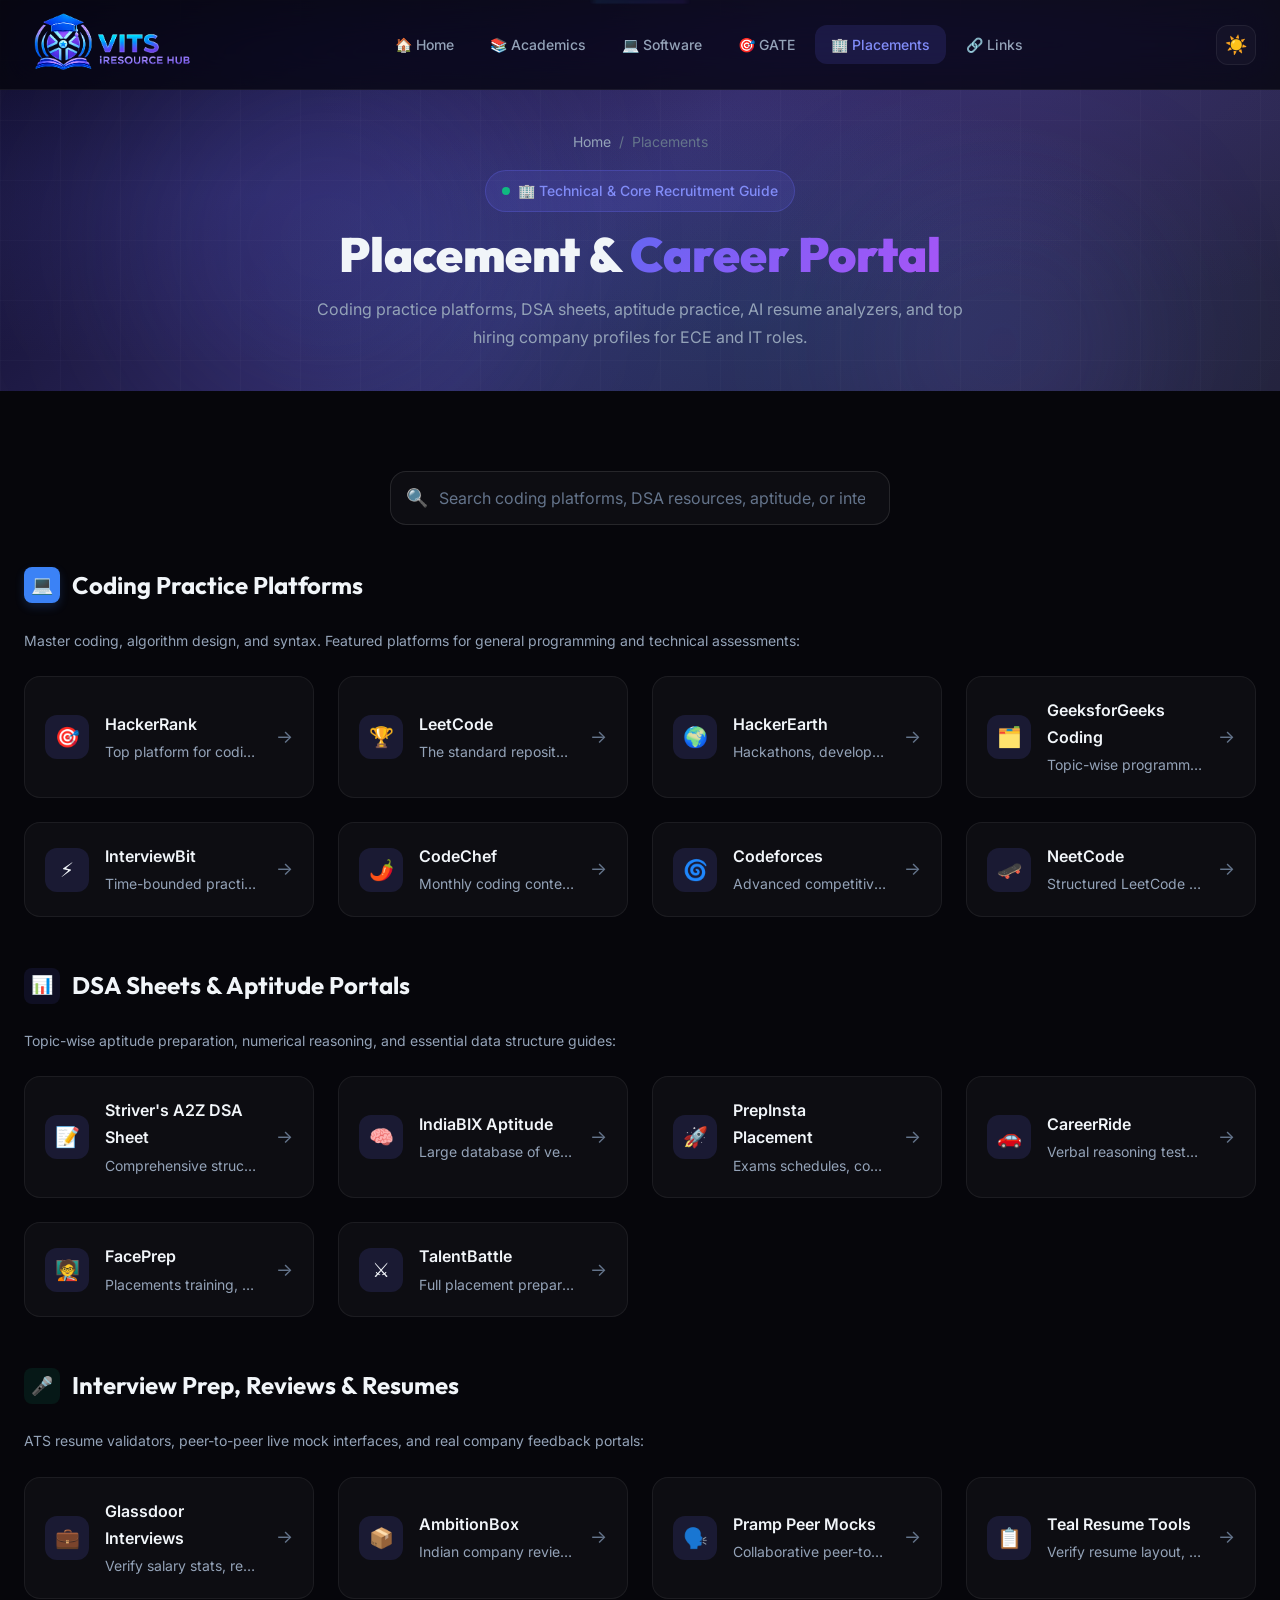
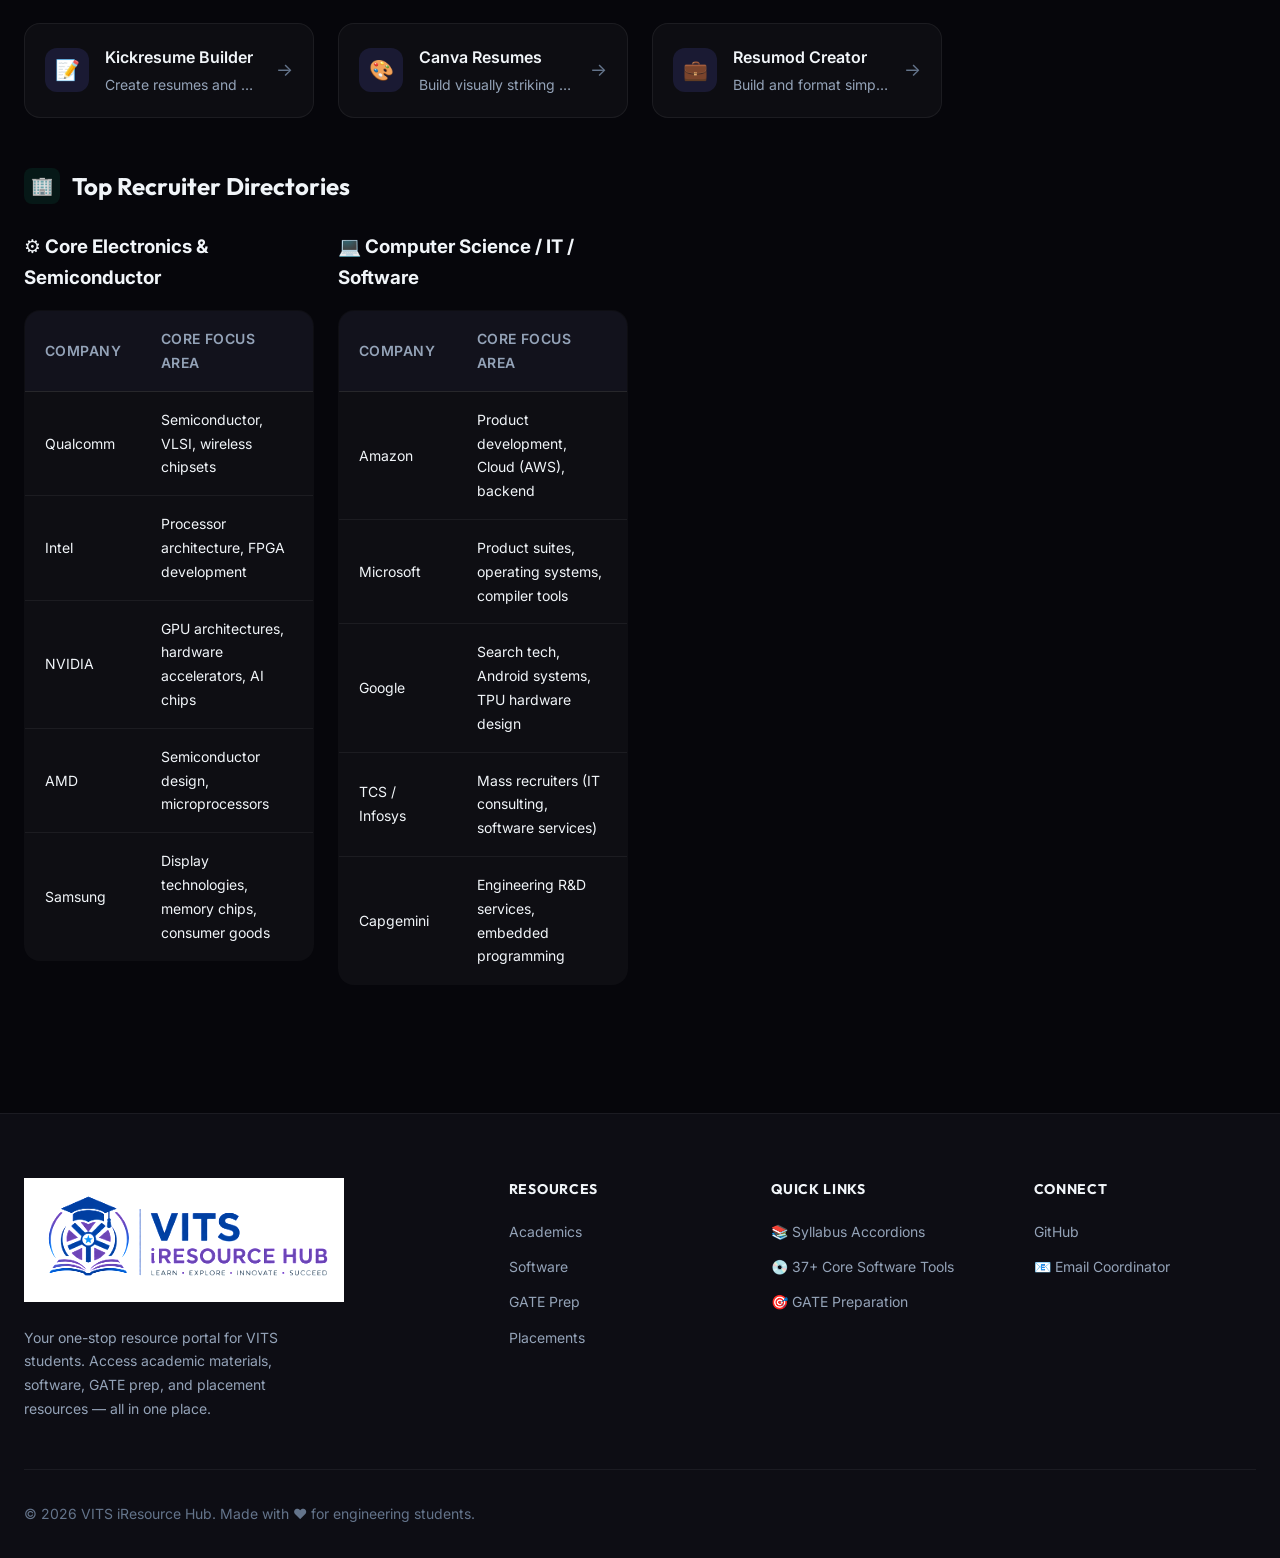
<file: placements.html>
<!DOCTYPE html>
<html lang="en" data-theme="dark">
<head>
  <meta charset="UTF-8">
  <!-- Favicon -->
  <link rel="shortcut icon" href="favicon.ico" type="image/x-icon">
  <link rel="icon" href="images/favicon.png" type="image/png">
  <meta name="viewport" content="width=device-width, initial-scale=1.0">
  <meta name="google-site-verification" content="7quxdHRmtYmw2Jo5xWjluSK96tRkIVolGzAY4h9Mjqw" />
  <title>Placement & Careers Prep Hub — VITS iResource Hub</title>
  <meta name="description" content="Prepare for campus placements and off-campus tech jobs. Links to HackerRank, LeetCode, HackerEarth, InterviewBit, aptitude guides, resume tools, and ECE/CS mock sites.">
  <link rel="stylesheet" href="css/style.css">
  <link rel="canonical" href="https://manideepvelchuri.github.io/vits-iresource-hub/placements.html" />

  <!-- Open Graph / Facebook -->
  <meta property="og:title" content="Placement & Careers Prep Hub — VITS iResource Hub">
  <meta property="og:description" content="Prepare for campus placements and off-campus tech jobs. Links to HackerRank, LeetCode, HackerEarth, InterviewBit, aptitude guides, resume tools, and ECE/CS mock sites.">
  <meta property="og:type" content="website">
  <meta property="og:url" content="https://manideepvelchuri.github.io/vits-iresource-hub/placements.html">
</head>
<body>
  <div class="topline"></div>

  <!-- Navbar -->
  <nav class="navbar" id="navbar">
    <div class="nav-container">
                  <a href="index.html" class="nav-logo">
        <img src="images/navbar-logo.png" alt="VITS iResource Hub">
      </a>
      <ul class="nav-links" id="navLinks">
        <li><a href="index.html">🏠 Home</a></li>
        <li><a href="academics.html">📚 Academics</a></li>
        <li><a href="software.html">💻 Software</a></li>
        <li><a href="gate.html">🎯 GATE</a></li>
        <li><a href="placements.html" class="active">🏢 Placements</a></li>
        <li><a href="useful-links.html">🔗 Links</a></li>
      </ul>
      <div class="nav-actions">
        <button class="theme-toggle" id="themeToggle" aria-label="Toggle theme">☀️</button>
        <button class="mobile-menu-toggle" id="mobileMenuToggle" aria-label="Toggle menu">
          <span></span><span></span><span></span>
        </button>
      </div>
    </div>
  </nav>

    <!-- Page Header -->
  <header class="page-header hero" style="min-height: auto; padding-top: calc(var(--nav-height) + var(--space-10)); padding-bottom: var(--space-10);">
    <div class="hero-bg">
      <div class="hero-orb"></div>
      <div class="hero-orb"></div>
    </div>
    <div class="hero-grid"></div>
    <div class="container hero-content">
      <div class="breadcrumb" style="justify-content: center; margin-bottom: var(--space-4);">
        <a href="index.html">Home</a> <span>/</span> <span>Placements</span>
      </div>
      <div class="hero-badge" style="margin-bottom: var(--space-4);">
        <span class="badge-dot"></span>
        <span>🏢 Technical & Core Recruitment Guide</span>
      </div>
      <h1 class="hero-title" style="font-size: clamp(var(--text-3xl), 4vw, var(--text-5xl)); margin-bottom: var(--space-4);">
        Placement & <span class="gradient-text">Career Portal</span>
      </h1>
      <p class="hero-subtitle" style="font-size: var(--text-md); max-width: 650px; margin: 0 auto;">
        Coding practice platforms, DSA sheets, aptitude practice, AI resume analyzers, and top hiring company profiles for ECE and IT roles.
      </p>
    </div>
  </header>

  <!-- Placement Content Section -->
  <section class="section">
    <div class="container">

      <!-- Search Bar -->
      <div class="search-bar reveal">
        <span class="search-icon">🔍</span>
        <input type="text" id="searchInput" placeholder="Search coding platforms, DSA resources, aptitude, or interview tips...">
      </div>

      <!-- Section 1: Coding Practice & Contests -->
      <div class="subsection reveal" data-search-container>
        <div class="subsection-header">
          <div class="subsection-icon icon-code">💻</div>
          <h2>Coding Practice Platforms</h2>
        </div>
        <p class="card-desc mb-6">Master coding, algorithm design, and syntax. Featured platforms for general programming and technical assessments:</p>
        <div class="cards-grid">
          <a href="https://www.hackerrank.com" target="_blank" rel="noopener noreferrer" class="resource-card" data-searchable="HackerRank coding practice tests assessments python c cpp java hackranker programming">
            <div class="resource-icon">🎯</div>
            <div class="resource-info">
              <h4>HackerRank</h4>
              <p>Top platform for coding practice, certifications, and structural language tracks.</p>
            </div>
            <div class="resource-arrow">→</div>
          </a>
          <a href="https://leetcode.com" target="_blank" rel="noopener noreferrer" class="resource-card" data-searchable="LeetCode technical interview coding database dsa algorithms interview questions">
            <div class="resource-icon">🏆</div>
            <div class="resource-info">
              <h4>LeetCode</h4>
              <p>The standard repository for data structures, algorithms, and company-tagged questions.</p>
            </div>
            <div class="resource-arrow">→</div>
          </a>
          <a href="https://www.hackerearth.com" target="_blank" rel="noopener noreferrer" class="resource-card" data-searchable="HackerEarth coding assessments hiring challenges hackathons competitive">
            <div class="resource-icon">🌍</div>
            <div class="resource-info">
              <h4>HackerEarth</h4>
              <p>Hackathons, developer coding assessments, and company-specific hiring challenges.</p>
            </div>
            <div class="resource-arrow">→</div>
          </a>
          <a href="https://www.geeksforgeeks.org" target="_blank" rel="noopener noreferrer" class="resource-card" data-searchable="GeeksforGeeks dsa coding sheets algorithms syntax explanations languages">
            <div class="resource-icon">🗂️</div>
            <div class="resource-info">
              <h4>GeeksforGeeks Coding</h4>
              <p>Topic-wise programming practices, algorithm explanations, and company interview archives.</p>
            </div>
            <div class="resource-arrow">→</div>
          </a>
          <a href="https://www.interviewbit.com" target="_blank" rel="noopener noreferrer" class="resource-card" data-searchable="InterviewBit structured roadmap dsa timer preparation system">
            <div class="resource-icon">⚡</div>
            <div class="resource-info">
              <h4>InterviewBit</h4>
              <p>Time-bounded practice sessions and structured roadmaps for tech interview preparation.</p>
            </div>
            <div class="resource-arrow">→</div>
          </a>
          <a href="https://www.codechef.com" target="_blank" rel="noopener noreferrer" class="resource-card" data-searchable="CodeChef competitive programming star rating contests debug challenges">
            <div class="resource-icon">🌶️</div>
            <div class="resource-info">
              <h4>CodeChef</h4>
              <p>Monthly coding contests, division-wise challenges, and programming star levels.</p>
            </div>
            <div class="resource-arrow">→</div>
          </a>
          <a href="https://codeforces.com" target="_blank" rel="noopener noreferrer" class="resource-card" data-searchable="Codeforces advanced competitive programming algorithms math contests division">
            <div class="resource-icon">🌀</div>
            <div class="resource-info">
              <h4>Codeforces</h4>
              <p>Advanced competitive programming platform hosting short, high-level algorithm contests.</p>
            </div>
            <div class="resource-arrow">→</div>
          </a>
          <a href="https://neetcode.io" target="_blank" rel="noopener noreferrer" class="resource-card" data-searchable="NeetCode leetcode roadmap database blind 75 list solutions tutorials">
            <div class="resource-icon">🛹</div>
            <div class="resource-info">
              <h4>NeetCode</h4>
              <p>Structured LeetCode roadmap, interactive lists (Blind 75), and video walkthroughs.</p>
            </div>
            <div class="resource-arrow">→</div>
          </a>
        </div>
      </div>

      <!-- Section 2: DSA & Aptitude -->
      <div class="subsection reveal">
        <div class="subsection-header">
          <div class="subsection-icon icon-book">📊</div>
          <h2>DSA Sheets & Aptitude Portals</h2>
        </div>
        <p class="card-desc mb-6">Topic-wise aptitude preparation, numerical reasoning, and essential data structure guides:</p>
        <div class="cards-grid">
          <a href="https://takeuforward.org/strivers-a2z-dsa-course/strivers-a2z-dsa-course-sheet-2/" target="_blank" rel="noopener noreferrer" class="resource-card" data-searchable="Strivers A2Z DSA Sheet takeuforward roadmap top coding list coding patterns">
            <div class="resource-icon">📝</div>
            <div class="resource-info">
              <h4>Striver's A2Z DSA Sheet</h4>
              <p>Comprehensive structured list of questions covering all major tech interview topics.</p>
            </div>
            <div class="resource-arrow">→</div>
          </a>
          <a href="https://www.indiabix.com" target="_blank" rel="noopener noreferrer" class="resource-card" data-searchable="IndiaBIX Aptitude logical verbal quantitative reasoning question banks">
            <div class="resource-icon">🧠</div>
            <div class="resource-info">
              <h4>IndiaBIX Aptitude</h4>
              <p>Large database of verbal, quantitative, and logical reasoning test papers with solutions.</p>
            </div>
            <div class="resource-arrow">→</div>
          </a>
          <a href="https://prepinsta.com" target="_blank" rel="noopener noreferrer" class="resource-card" data-searchable="PrepInsta company specific patterns placement sheets syllabus training">
            <div class="resource-icon">🚀</div>
            <div class="resource-info">
              <h4>PrepInsta Placement</h4>
              <p>Exams schedules, company-specific preparation guides, and top 100 codes list.</p>
            </div>
            <div class="resource-arrow">→</div>
          </a>
          <a href="https://www.careerride.com" target="_blank" rel="noopener noreferrer" class="resource-card" data-searchable="CareerRide mock tests questions answers HR tips resume review">
            <div class="resource-icon">🚗</div>
            <div class="resource-info">
              <h4>CareerRide</h4>
              <p>Verbal reasoning tests, quantitative aptitude questions, and technical interview logs.</p>
            </div>
            <div class="resource-arrow">→</div>
          </a>
          <a href="https://www.faceprep.in" target="_blank" rel="noopener noreferrer" class="resource-card" data-searchable="FacePrep programming bootcamp aptitude mock tests placements coding">
            <div class="resource-icon">🧑‍🏫</div>
            <div class="resource-info">
              <h4>FacePrep</h4>
              <p>Placements training, aptitude modules, coding test patterns, and study guides.</p>
            </div>
            <div class="resource-arrow">→</div>
          </a>
          <a href="https://talentbattle.in" target="_blank" rel="noopener noreferrer" class="resource-card" data-searchable="TalentBattle coding camps aptitude company profiles training test papers">
            <div class="resource-icon">⚔️</div>
            <div class="resource-info">
              <h4>TalentBattle</h4>
              <p>Full placement preparation portal, mock interview papers, and company-specific courses.</p>
            </div>
            <div class="resource-arrow">→</div>
          </a>
        </div>
      </div>

      <!-- Section 3: Interview Prep & Resumes -->
      <div class="subsection reveal">
        <div class="subsection-header">
          <div class="subsection-icon icon-placement">🎤</div>
          <h2>Interview Prep, Reviews & Resumes</h2>
        </div>
        <p class="card-desc mb-6">ATS resume validators, peer-to-peer live mock interfaces, and real company feedback portals:</p>
        <div class="cards-grid">
          <a href="https://www.glassdoor.co.in" target="_blank" rel="noopener noreferrer" class="resource-card" data-searchable="Glassdoor company salaries reviews feedback questions experiences">
            <div class="resource-icon">💼</div>
            <div class="resource-info">
              <h4>Glassdoor Interviews</h4>
              <p>Verify salary stats, real company reviews, and interview feedback records.</p>
            </div>
            <div class="resource-arrow">→</div>
          </a>
          <a href="https://www.ambitionbox.com" target="_blank" rel="noopener noreferrer" class="resource-card" data-searchable="AmbitionBox company salary stats review logs ratings feedback placement prep">
            <div class="resource-icon">📦</div>
            <div class="resource-info">
              <h4>AmbitionBox</h4>
              <p>Indian company reviews, salary calculators, ratings, and placement preparation resources.</p>
            </div>
            <div class="resource-arrow">→</div>
          </a>
          <a href="https://www.pramp.com" target="_blank" rel="noopener noreferrer" class="resource-card" data-searchable="Pramp Mock peers live meetings coding design system data structure">
            <div class="resource-icon">🗣️</div>
            <div class="resource-info">
              <h4>Pramp Peer Mocks</h4>
              <p>Collaborative peer-to-peer coding and system design mock interviews for free.</p>
            </div>
            <div class="resource-arrow">→</div>
          </a>
          <a href="https://www.tealhq.com" target="_blank" rel="noopener noreferrer" class="resource-card" data-searchable="Teal Resume ATS friendly checker tracker analyzer layout templates">
            <div class="resource-icon">📋</div>
            <div class="resource-info">
              <h4>Teal Resume Tools</h4>
              <p>Verify resume layout, match descriptions with keywords, and check ATS compatibility.</p>
            </div>
            <div class="resource-arrow">→</div>
          </a>
          <a href="https://www.kickresume.com" target="_blank" rel="noopener noreferrer" class="resource-card" data-searchable="Kickresume AI resume writer templates builder layout cover letters">
            <div class="resource-icon">📝</div>
            <div class="resource-info">
              <h4>Kickresume Builder</h4>
              <p>Create resumes and cover letters using customizable AI content and templates.</p>
            </div>
            <div class="resource-arrow">→</div>
          </a>
          <a href="https://www.canva.com/create/resumes/" target="_blank" rel="noopener noreferrer" class="resource-card" data-searchable="Canva resume builder designer templates formatting layout">
            <div class="resource-icon">🎨</div>
            <div class="resource-info">
              <h4>Canva Resumes</h4>
              <p>Build visually striking resumes with premium designer templates and layout tools.</p>
            </div>
            <div class="resource-arrow">→</div>
          </a>
          <a href="https://resumod.co" target="_blank" rel="noopener noreferrer" class="resource-card" data-searchable="Resumod quick resume creator editor simple formats pre-written phrases">
            <div class="resource-icon">💼</div>
            <div class="resource-info">
              <h4>Resumod Creator</h4>
              <p>Build and format simple, clean resumes with pre-written professional phrases.</p>
            </div>
            <div class="resource-arrow">→</div>
          </a>
        </div>
      </div>

      <!-- Section 4: Top Recruiter Directories -->
      <div class="subsection reveal">
        <div class="subsection-header">
          <div class="subsection-icon icon-placement">🏢</div>
          <h2>Top Recruiter Directories</h2>
        </div>
        <div class="cards-grid">
          <div>
            <h3 class="mb-4">⚙️ Core Electronics & Semiconductor</h3>
            <table class="styled-table">
              <thead>
                <tr>
                  <th>Company</th>
                  <th>Core Focus Area</th>
                </tr>
              </thead>
              <tbody>
                <tr>
                  <td>Qualcomm</td>
                  <td>Semiconductor, VLSI, wireless chipsets</td>
                </tr>
                <tr>
                  <td>Intel</td>
                  <td>Processor architecture, FPGA development</td>
                </tr>
                <tr>
                  <td>NVIDIA</td>
                  <td>GPU architectures, hardware accelerators, AI chips</td>
                </tr>
                <tr>
                  <td>AMD</td>
                  <td>Semiconductor design, microprocessors</td>
                </tr>
                <tr>
                  <td>Samsung</td>
                  <td>Display technologies, memory chips, consumer goods</td>
                </tr>
              </tbody>
            </table>
          </div>

          <div>
            <h3 class="mb-4">💻 Computer Science / IT / Software</h3>
            <table class="styled-table">
              <thead>
                <tr>
                  <th>Company</th>
                  <th>Core Focus Area</th>
                </tr>
              </thead>
              <tbody>
                <tr>
                  <td>Amazon</td>
                  <td>Product development, Cloud (AWS), backend</td>
                </tr>
                <tr>
                  <td>Microsoft</td>
                  <td>Product suites, operating systems, compiler tools</td>
                </tr>
                <tr>
                  <td>Google</td>
                  <td>Search tech, Android systems, TPU hardware design</td>
                </tr>
                <tr>
                  <td>TCS / Infosys</td>
                  <td>Mass recruiters (IT consulting, software services)</td>
                </tr>
                <tr>
                  <td>Capgemini</td>
                  <td>Engineering R&D services, embedded programming</td>
                </tr>
              </tbody>
            </table>
          </div>
        </div>
      </div>

    </div>
  </section>

  <!-- Footer -->
  <footer class="footer">
    <div class="footer-content">
      <div class="footer-brand">
                        <div class="footer-logo">
          <img src="images/horizontal-logo-transparent.png" alt="VITS iResource Hub" loading="lazy">
        </div>
        <p>Your one-stop resource portal for VITS students. Access academic materials, software, GATE prep, and placement resources — all in one place.</p>
      </div>
      <div class="footer-col">
        <h4>Resources</h4>
        <ul>
          <li><a href="academics.html">Academics</a></li>
          <li><a href="software.html">Software</a></li>
          <li><a href="gate.html">GATE Prep</a></li>
          <li><a href="placements.html">Placements</a></li>
        </ul>
      </div>
      <div class="footer-col">
        <h4>Quick Links</h4>
        <ul>
          <li><a href="academics.html">📚 Syllabus Accordions</a></li>
          <li><a href="software.html">💿 37+ Core Software Tools</a></li>
          <li><a href="gate.html">🎯 GATE Preparation</a></li>
        </ul>
      </div>
      <div class="footer-col">
        <h4>Connect</h4>
        <ul>
          <li><a href="https://github.com/Manideepvelchuri" target="_blank" rel="noopener noreferrer">GitHub</a></li>
          <li><a href="mailto:vignanecefourier2529@gmail.com">📧 Email Coordinator</a></li>
        </ul>
      </div>
    </div>
    <div class="footer-bottom">
      <span>© 2026 VITS iResource Hub. Made with ❤️ for engineering students.</span>
    </div>
  </footer>

  <button class="back-to-top" id="backToTop" aria-label="Back to top">↑</button>

  <!-- Scripts -->
  <script src="js/main.js?v=1.2" defer></script>
</body>
</html>
</file>
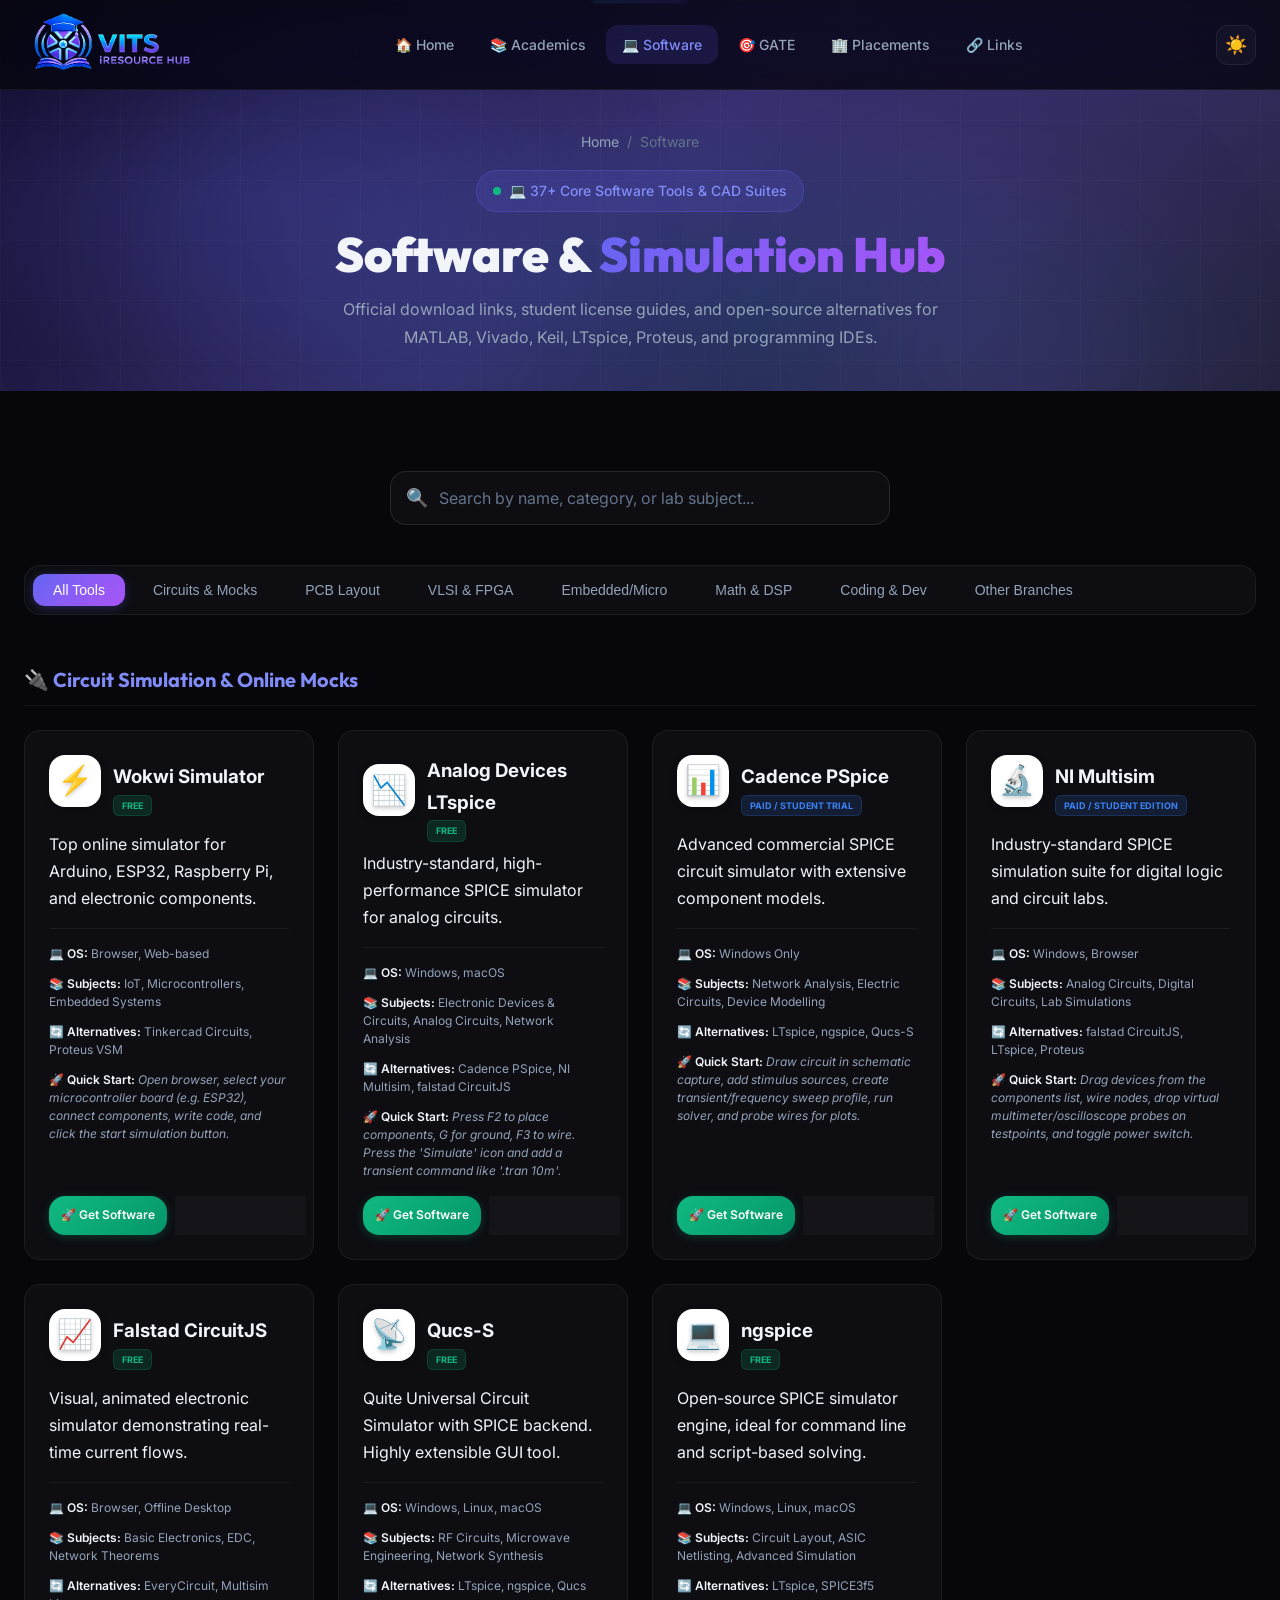
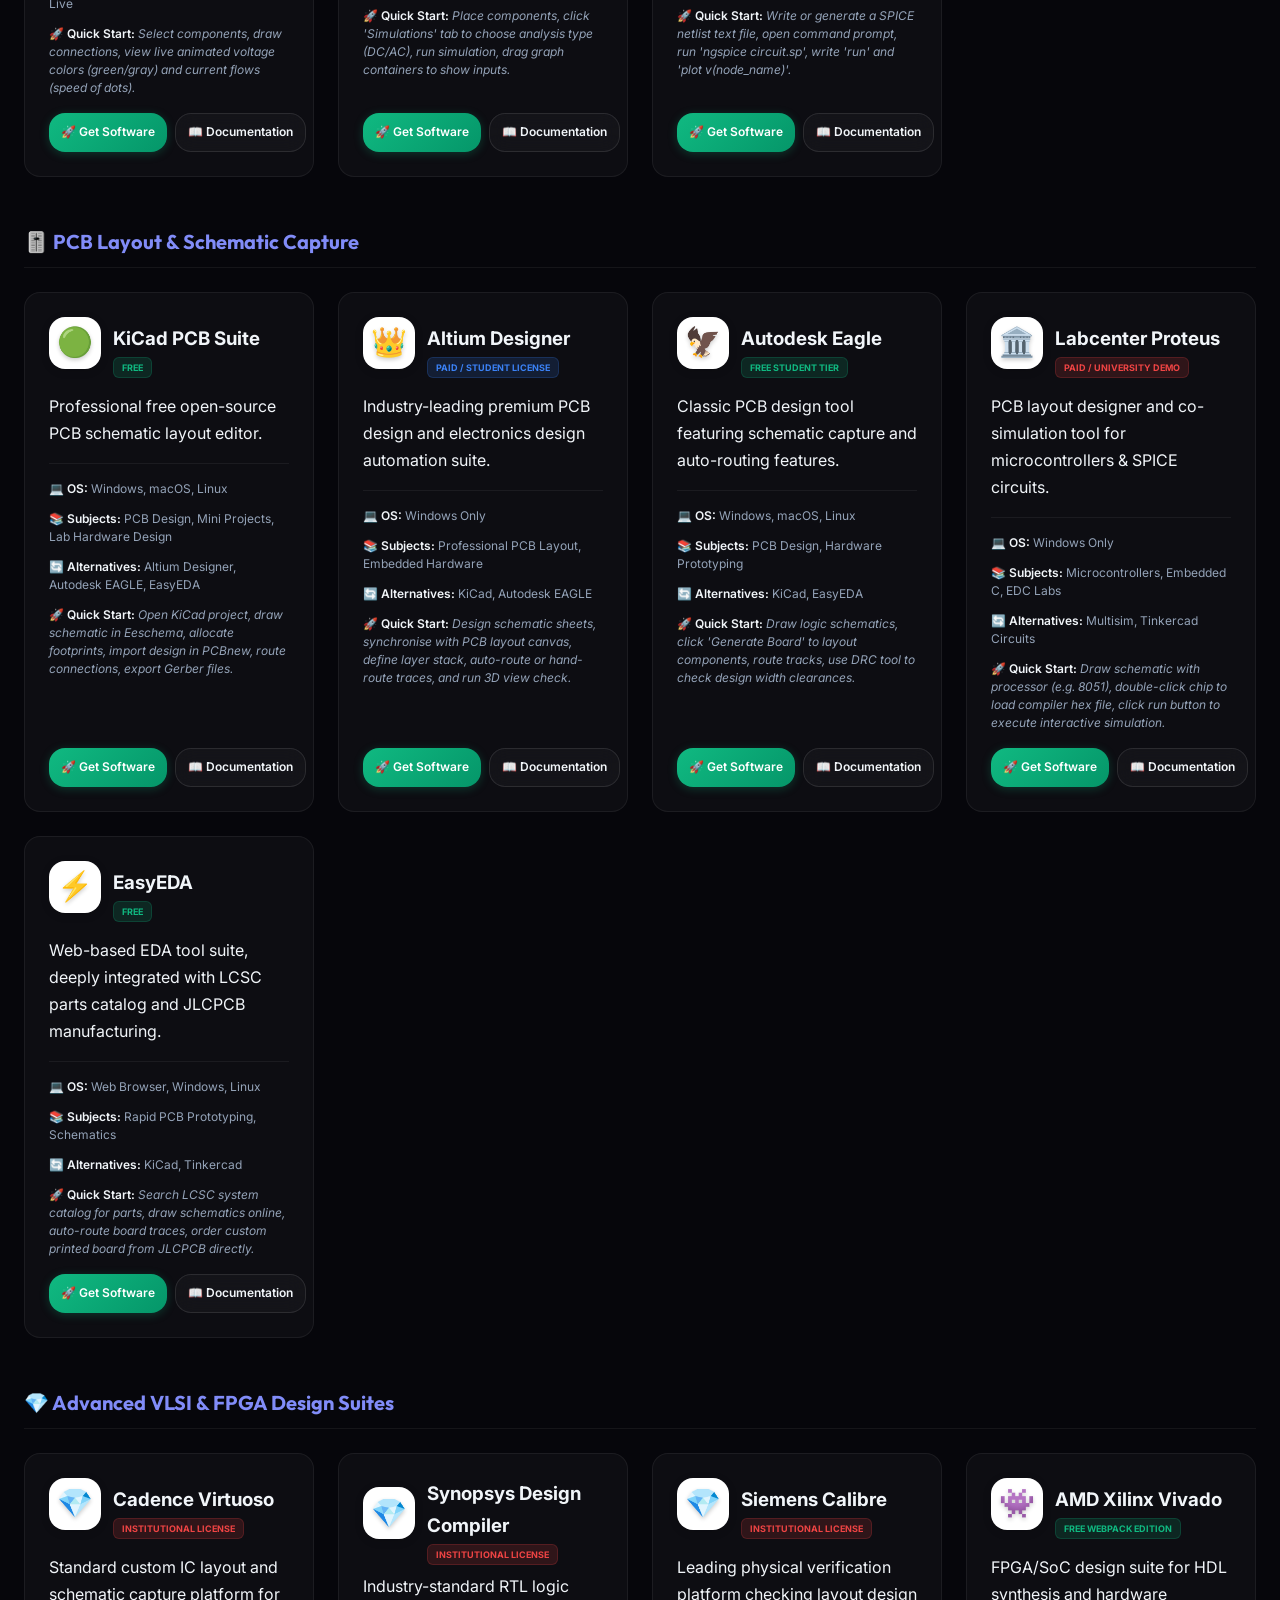
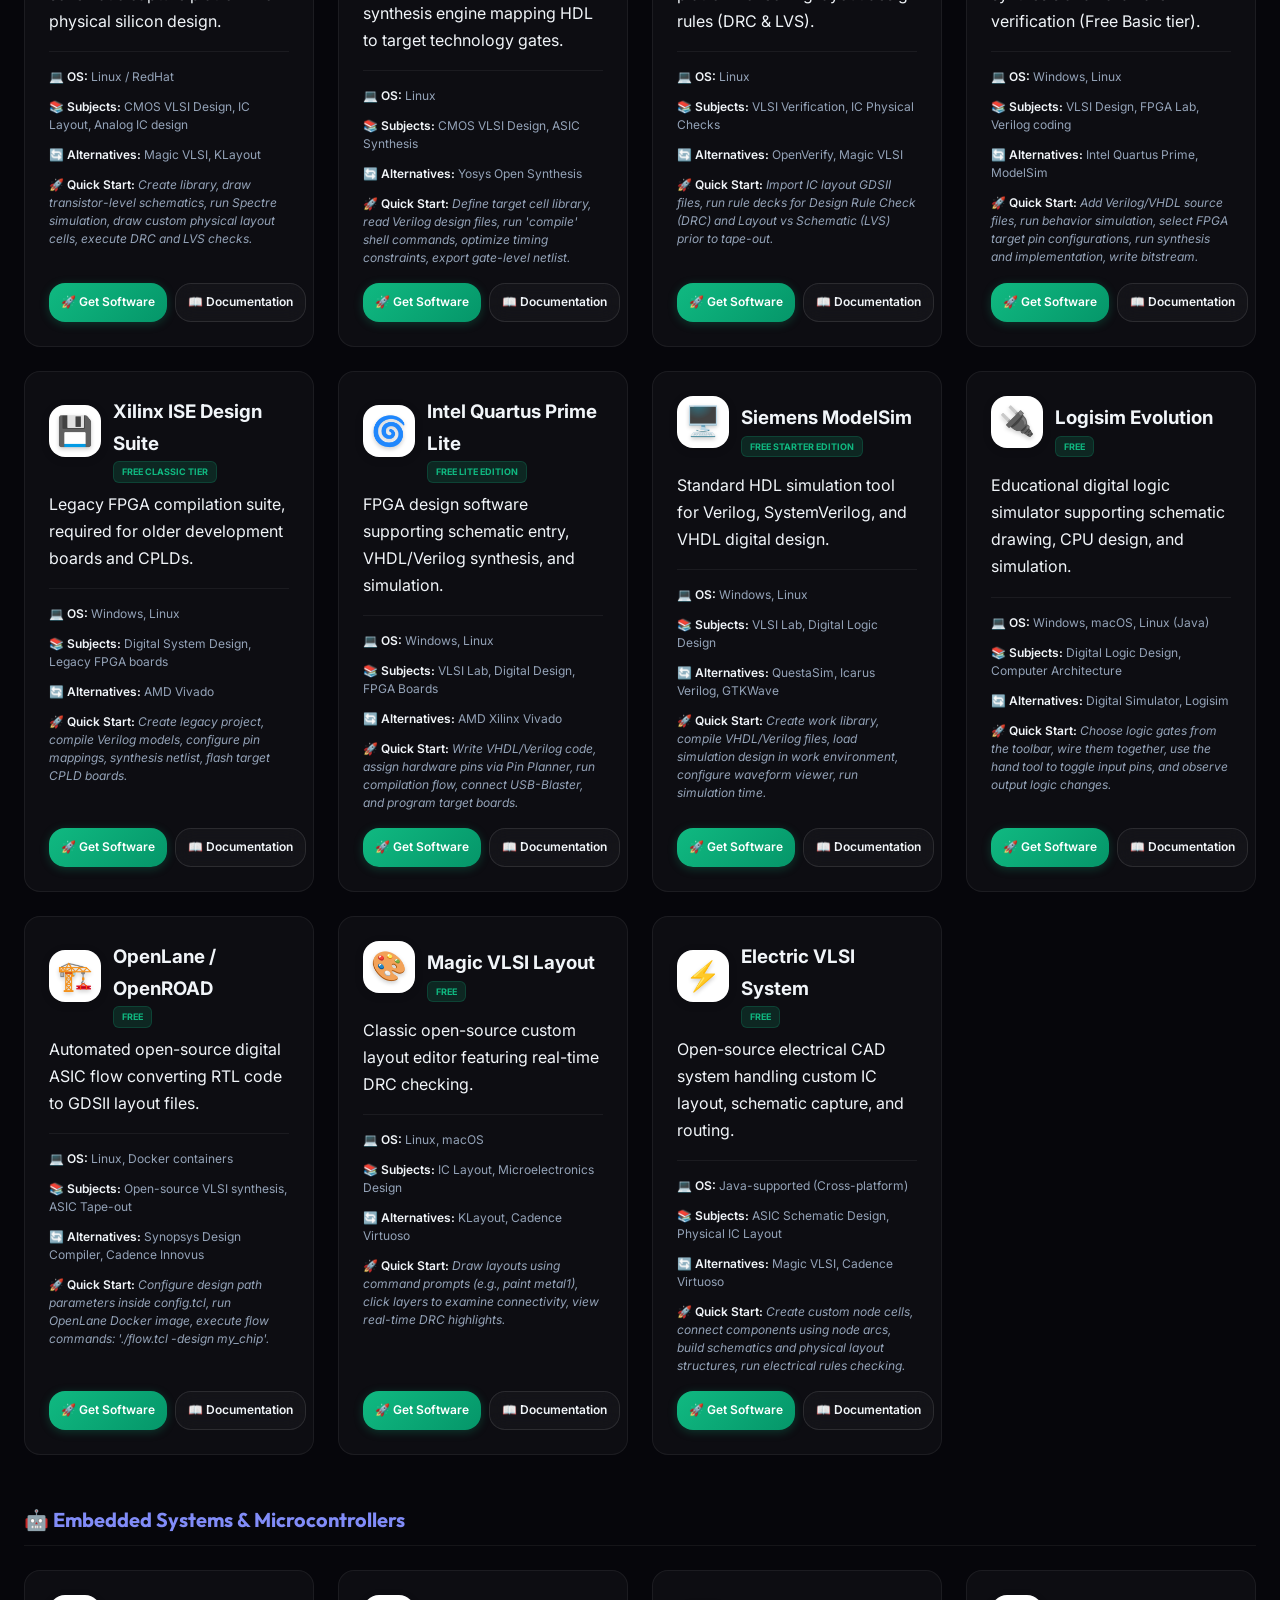
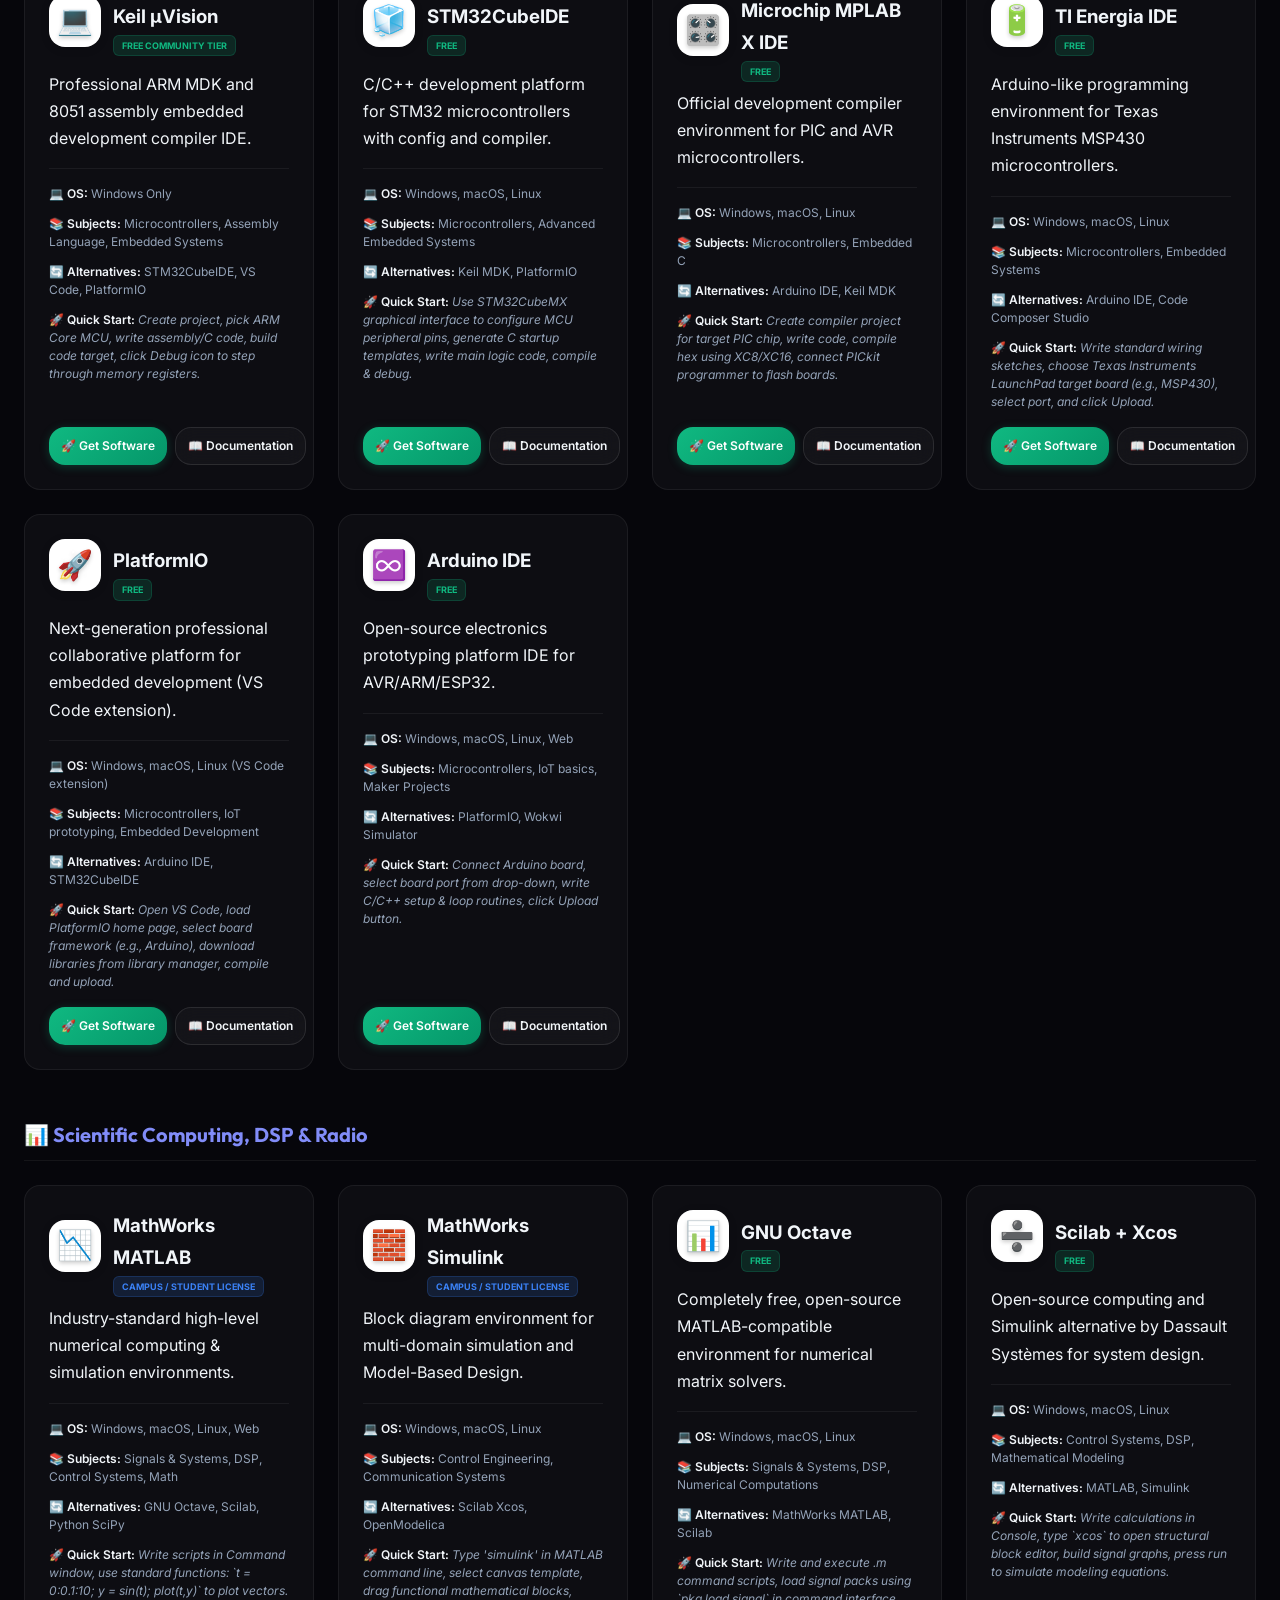
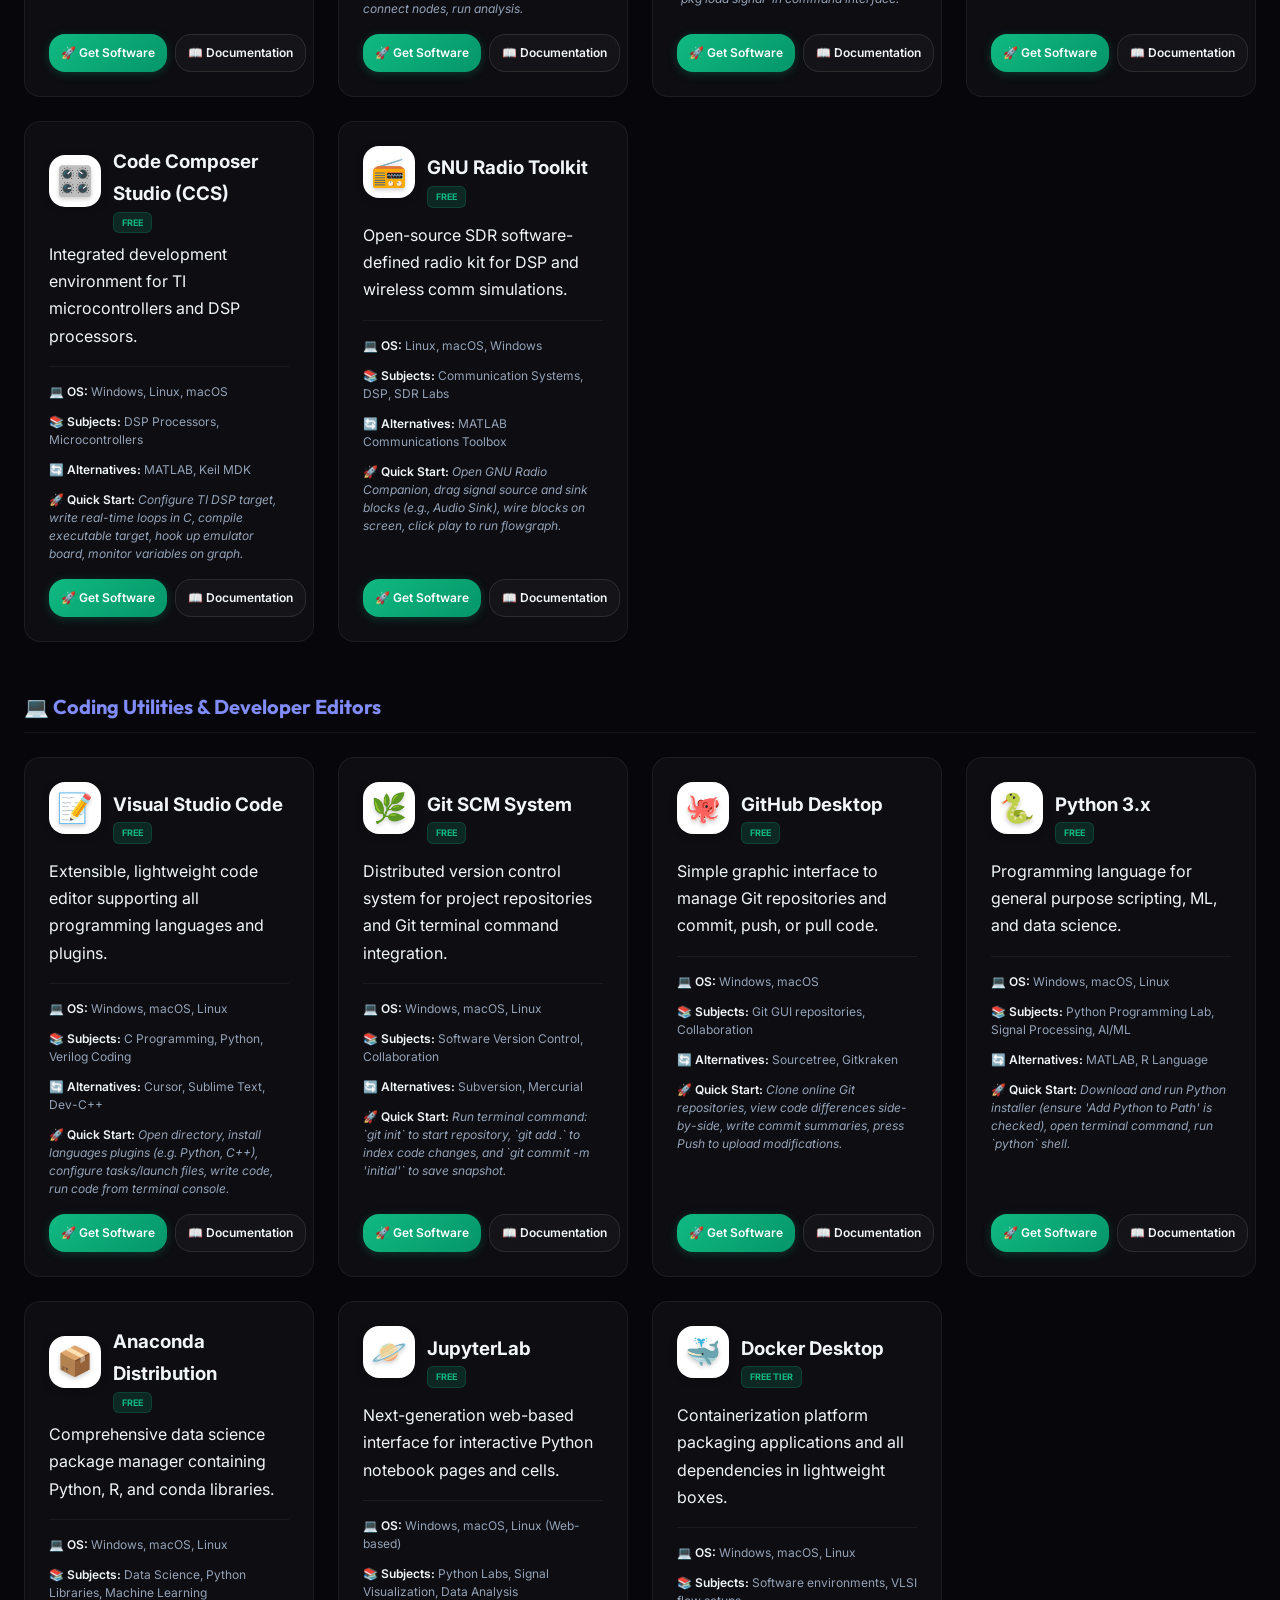
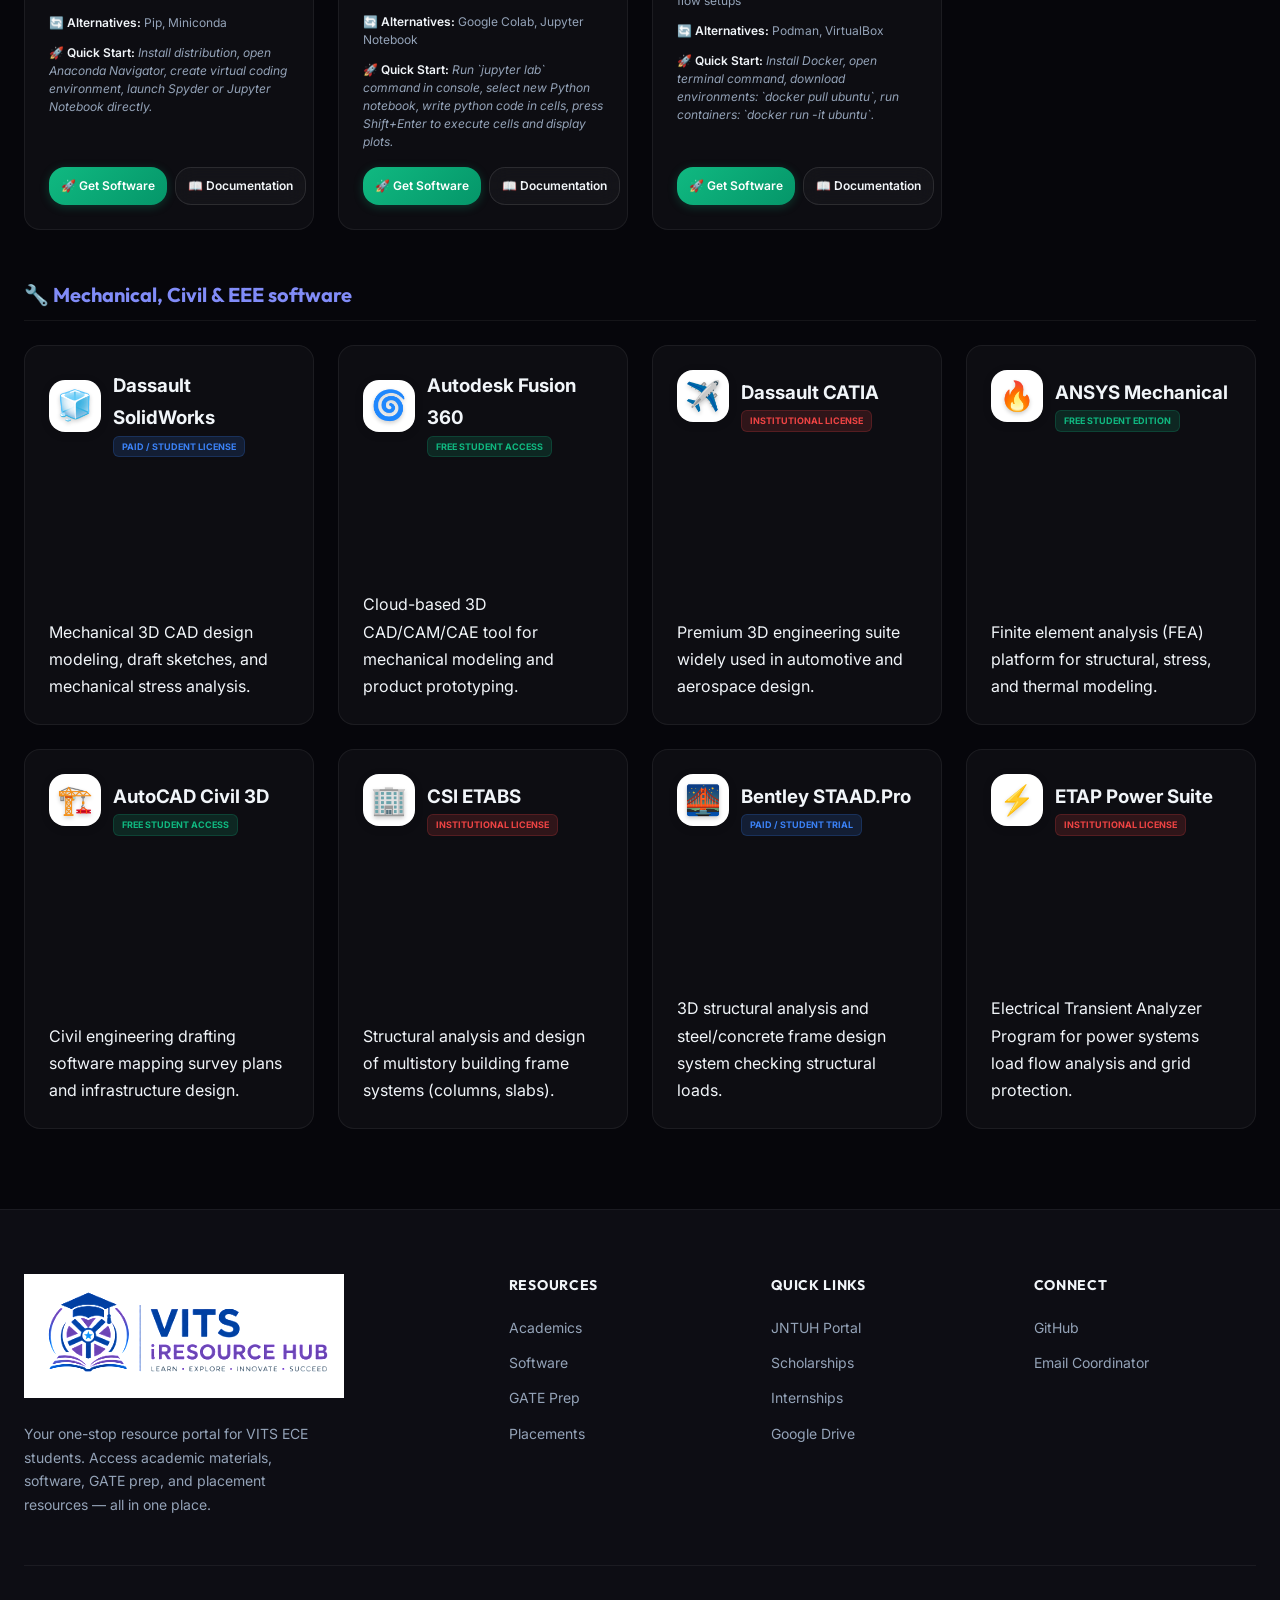
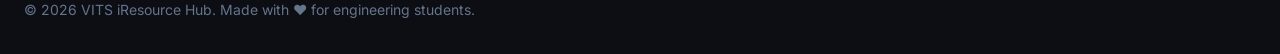
<file: software.html>
<!DOCTYPE html>
<html lang="en" data-theme="dark">
<head>
  <meta charset="UTF-8">
  <!-- Favicon -->
  <link rel="shortcut icon" href="favicon.ico" type="image/x-icon">
  <link rel="icon" href="images/favicon.png" type="image/png">
  <meta name="viewport" content="width=device-width, initial-scale=1.0">
  <meta name="google-site-verification" content="7quxdHRmtYmw2Jo5xWjluSK96tRkIVolGzAY4h9Mjqw" />
  <title>Engineering Software, Simulators & VLSI Suites — VITS iResource Hub</title>
  <meta name="description" content="Download academic software for engineering students. Categorized directories and official links for Circuit Simulators, PCB CAD, Advanced VLSI suites (Cadence, Synopsys), Microcontrollers, and Python tools.">
  <link rel="stylesheet" href="css/style.css?v=2.0">
  <style>
    .software-section-title {
      font-family: var(--font-heading);
      font-size: var(--text-xl);
      font-weight: 700;
      color: var(--primary-light);
      margin-top: 3rem;
      margin-bottom: 1.5rem;
      padding-bottom: 0.5rem;
      border-bottom: 1px solid var(--border-subtle);
      display: flex;
      align-items: center;
      gap: 10px;
    }
    .software-icon {
      width: 52px;
      height: 52px;
      border-radius: var(--radius-xl);
      display: flex;
      align-items: center;
      justify-content: center;
      font-family: "Segoe UI Emoji", "Apple Color Emoji", "Noto Color Emoji", "Segoe UI Symbol", sans-serif;
      font-size: 1.8rem;
      color: initial !important;
      text-shadow: 0 2px 4px rgba(0,0,0,0.2);
      margin-bottom: var(--space-4);
      transition: all var(--transition-fast);
      flex-shrink: 0;
    }
    .software-card:hover .software-icon {
      transform: scale(1.1);
      box-shadow: var(--shadow-glow);
    }
  </style>
  <link rel="canonical" href="https://manideepvelchuri.github.io/vits-iresource-hub/software.html" />

  <!-- Open Graph / Facebook -->
  <meta property="og:title" content="Engineering Software, Simulators & VLSI Suites — VITS iResource Hub">
  <meta property="og:description" content="Download academic software for engineering students. Categorized directories and official links for Circuit Simulators, PCB CAD, Advanced VLSI suites (Cadence, Synopsys), Microcontrollers, and Python tools.">
  <meta property="og:type" content="website">
  <meta property="og:url" content="https://manideepvelchuri.github.io/vits-iresource-hub/software.html">
</head>
<body>
  <div class="topline"></div>

  <!-- Navbar -->
  <nav class="navbar" id="navbar">
    <div class="nav-container">
                  <a href="index.html" class="nav-logo">
        <img src="images/navbar-logo.png" alt="VITS iResource Hub">
      </a>
      <ul class="nav-links" id="navLinks">
        <li><a href="index.html">🏠 Home</a></li>
        <li><a href="academics.html">📚 Academics</a></li>
        <li><a href="software.html" class="active">💻 Software</a></li>
        <li><a href="gate.html">🎯 GATE</a></li>
        <li><a href="placements.html">🏢 Placements</a></li>
        <li><a href="useful-links.html">🔗 Links</a></li>
      </ul>
      <div class="nav-actions">
        <button class="theme-toggle" id="themeToggle" aria-label="Toggle theme">☀️</button>
        <button class="mobile-menu-toggle" id="mobileMenuToggle" aria-label="Toggle menu">
          <span></span><span></span><span></span>
        </button>
      </div>
    </div>
  </nav>

    <!-- Page Header -->
  <header class="page-header hero" style="min-height: auto; padding-top: calc(var(--nav-height) + var(--space-10)); padding-bottom: var(--space-10);">
    <div class="hero-bg">
      <div class="hero-orb"></div>
      <div class="hero-orb"></div>
    </div>
    <div class="hero-grid"></div>
    <div class="container hero-content">
      <div class="breadcrumb" style="justify-content: center; margin-bottom: var(--space-4);">
        <a href="index.html">Home</a> <span>/</span> <span>Software</span>
      </div>
      <div class="hero-badge" style="margin-bottom: var(--space-4);">
        <span class="badge-dot"></span>
        <span>💻 37+ Core Software Tools & CAD Suites</span>
      </div>
      <h1 class="hero-title" style="font-size: clamp(var(--text-3xl), 4vw, var(--text-5xl)); margin-bottom: var(--space-4);">
        Software & <span class="gradient-text">Simulation Hub</span>
      </h1>
      <p class="hero-subtitle" style="font-size: var(--text-md); max-width: 650px; margin: 0 auto;">
        Official download links, student license guides, and open-source alternatives for MATLAB, Vivado, Keil, LTspice, Proteus, and programming IDEs.
      </p>
    </div>
  </header>

  <!-- Filter & Search Section -->
  <section class="section">
    <div class="container">
      <!-- Search Input -->
      <div class="search-bar reveal">
        <span class="search-icon">🔍</span>
        <input type="text" id="searchInput" placeholder="Search by name, category, or lab subject...">
      </div>

      <!-- Filter Tabs -->
      <div class="filter-bar reveal">
        <button class="filter-btn active" data-filter="all">All Tools</button>
        <button class="filter-btn" data-filter="circuits">Circuits & Mocks</button>
        <button class="filter-btn" data-filter="pcb">PCB Layout</button>
        <button class="filter-btn" data-filter="vlsi">VLSI & FPGA</button>
        <button class="filter-btn" data-filter="embedded">Embedded/Micro</button>
        <button class="filter-btn" data-filter="math">Math & DSP</button>
        <button class="filter-btn" data-filter="programming">Coding & Dev</button>
        <button class="filter-btn" data-filter="other">Other Branches</button>
      </div>

      <div data-search-container>
        
        <!-- Category 1: Circuit Simulators & Mocks -->
        <h2 class="software-section-title reveal" data-category="circuits">🔌 Circuit Simulation & Online Mocks</h2>
        <div class="cards-grid" data-category="circuits">
          <!-- Wokwi Simulator -->
          <div class="software-card reveal" data-category="circuits" data-searchable="Wokwi Simulator online ESP32 Arduino Raspberry Pi simulation programming mockup circuits">
            <div class="software-icon icon-circuit">⚡</div>
            <h3 class="software-title">Wokwi Simulator</h3>
            <p class="software-desc">Top online simulator for Arduino, ESP32, Raspberry Pi, and electronic components.</p>
            <div class="software-tags">
              <span class="tag tag-free">Free / Online</span>
              <span class="tag">Browser-Based</span>
            </div>
            <a href="https://wokwi.com" target="_blank" rel="noopener noreferrer" class="btn btn-download btn-sm">Launch Wokwi</a>
          </div>

          <!-- LTspice -->
          <div class="software-card reveal" data-category="circuits" data-searchable="LTspice analog circuits SPICE simulation electrical electronics">
            <div class="software-icon icon-circuit">📉</div>
            <h3 class="software-title">Analog Devices LTspice</h3>
            <p class="software-desc">Industry-standard, high-performance SPICE simulator for analog circuits.</p>
            <div class="software-tags">
              <span class="tag tag-free">Free / Desktop</span>
              <span class="tag">Windows / macOS</span>
            </div>
            <a href="https://www.analog.com/en/resources/design-tools-and-calculators/ltspice-simulator.html" target="_blank" rel="noopener noreferrer" class="btn btn-download btn-sm">Download Free</a>
          </div>

          <!-- Cadence PSpice -->
          <div class="software-card reveal" data-category="circuits" data-searchable="PSpice Cadence SPICE circuit simulator schematics electrical network analysis">
            <div class="software-icon icon-circuit">📊</div>
            <h3 class="software-title">Cadence PSpice</h3>
            <p class="software-desc">Advanced commercial SPICE circuit simulator with extensive component models.</p>
            <div class="software-tags">
              <span class="tag tag-student">Trial Version</span>
              <span class="tag">Windows Only</span>
            </div>
            <a href="https://www.cadence.com/" target="_blank" rel="noopener noreferrer" class="btn btn-download btn-sm">Visit Site</a>
          </div>

          <!-- Multisim -->
          <div class="software-card reveal" data-category="circuits" data-searchable="Multisim NI National Instruments SPICE circuit design simulation educational">
            <div class="software-icon icon-circuit">🔬</div>
            <h3 class="software-title">NI Multisim</h3>
            <p class="software-desc">Industry-standard SPICE simulation suite for digital logic and circuit labs.</p>
            <div class="software-tags">
              <span class="tag tag-student">Free Trial / Education</span>
              <span class="tag">Windows / Web</span>
            </div>
            <a href="https://www.ni.com/multisim" target="_blank" rel="noopener noreferrer" class="btn btn-download btn-sm">Open Multisim</a>
          </div>

          <!-- Falstad CircuitJS -->
          <div class="software-card reveal" data-category="circuits" data-searchable="Falstad CircuitJS interactive circuit simulation browser animation current flow">
            <div class="software-icon icon-circuit">📈</div>
            <h3 class="software-title">Falstad CircuitJS</h3>
            <p class="software-desc">Visual, animated electronic simulator demonstrating real-time current flows.</p>
            <div class="software-tags">
              <span class="tag tag-free">100% Free / Open Source</span>
              <span class="tag">Browser / Offline</span>
            </div>
            <a href="https://www.falstad.com/circuit/" target="_blank" rel="noopener noreferrer" class="btn btn-download btn-sm">Launch App</a>
          </div>

          <!-- Qucs-S -->
          <div class="software-card reveal" data-category="circuits" data-searchable="Qucs-S GUI circuit simulator open source SPICE schematics solver">
            <div class="software-icon icon-circuit">📡</div>
            <h3 class="software-title">Qucs-S</h3>
            <p class="software-desc">Quite Universal Circuit Simulator with SPICE backend. Highly extensible GUI tool.</p>
            <div class="software-tags">
              <span class="tag tag-free">100% Free</span>
              <span class="tag">Windows / Linux</span>
            </div>
            <a href="https://qucs-s.github.io/" target="_blank" rel="noopener noreferrer" class="btn btn-download btn-sm">Get Qucs-S</a>
          </div>

          <!-- ngspice -->
          <div class="software-card reveal" data-category="circuits" data-searchable="ngspice open source SPICE engine circuit simulator terminal simulation solver">
            <div class="software-icon icon-circuit">💻</div>
            <h3 class="software-title">ngspice</h3>
            <p class="software-desc">Open-source SPICE simulator engine, ideal for command line and script-based solving.</p>
            <div class="software-tags">
              <span class="tag tag-free">100% Free</span>
              <span class="tag">Windows / Linux</span>
            </div>
            <a href="https://ngspice.sourceforge.io/" target="_blank" rel="noopener noreferrer" class="btn btn-download btn-sm">Get ngspice</a>
          </div>
        </div>

        <!-- Category 2: PCB Design & CAD -->
        <h2 class="software-section-title reveal" data-category="pcb">🎚️ PCB Layout & Schematic Capture</h2>
        <div class="cards-grid" data-category="pcb">
          <!-- KiCad -->
          <div class="software-card reveal" data-category="pcb" data-searchable="KiCad PCB design schematic layout routing electronics design editor">
            <div class="software-icon icon-pcb">🟢</div>
            <h3 class="software-title">KiCad PCB Suite</h3>
            <p class="software-desc">Professional free open-source PCB schematic layout editor.</p>
            <div class="software-tags">
              <span class="tag tag-free">100% Free / Open Source</span>
              <span class="tag">Windows / Mac / Linux</span>
            </div>
            <a href="https://www.kicad.org/" target="_blank" rel="noopener noreferrer" class="btn btn-download btn-sm">Free Download</a>
          </div>

          <!-- Altium Designer -->
          <div class="software-card reveal" data-category="pcb" data-searchable="Altium Designer PCB layout schematic routing hardware design circuits">
            <div class="software-icon icon-pcb">👑</div>
            <h3 class="software-title">Altium Designer</h3>
            <p class="software-desc">Industry-leading premium PCB design and electronics design automation suite.</p>
            <div class="software-tags">
              <span class="tag tag-student">Student License</span>
              <span class="tag">Windows Only</span>
            </div>
            <a href="https://www.altium.com/" target="_blank" rel="noopener noreferrer" class="btn btn-download btn-sm">Visit Site</a>
          </div>

          <!-- Autodesk Eagle -->
          <div class="software-card reveal" data-category="pcb" data-searchable="Autodesk Eagle PCB design schematic editor layout board layout router">
            <div class="software-icon icon-pcb">🦅</div>
            <h3 class="software-title">Autodesk Eagle</h3>
            <p class="software-desc">Classic PCB design tool featuring schematic capture and auto-routing features.</p>
            <div class="software-tags">
              <span class="tag tag-student">Free student access</span>
              <span class="tag">Windows / Mac / Linux</span>
            </div>
            <a href="https://www.autodesk.com/products/eagle/overview" target="_blank" rel="noopener noreferrer" class="btn btn-download btn-sm">Get Eagle</a>
          </div>

          <!-- Proteus -->
          <div class="software-card reveal" data-category="pcb" data-searchable="Proteus Labcenter PCB design schematic microcontroller simulation interactive virtual components">
            <div class="software-icon icon-micro">🏛️</div>
            <h3 class="software-title">Labcenter Proteus</h3>
            <p class="software-desc">PCB layout designer and co-simulation tool for microcontrollers & SPICE circuits.</p>
            <div class="software-tags">
              <span class="tag tag-student">Paid / Student Demo</span>
              <span class="tag">Windows Only</span>
            </div>
            <a href="https://www.labcenter.com/" target="_blank" rel="noopener noreferrer" class="btn btn-download btn-sm">Get Proteus</a>
          </div>

          <!-- EasyEDA -->
          <div class="software-card reveal" data-category="pcb" data-searchable="EasyEDA online PCB design layout routing parts library lcsc jlpcb">
            <div class="software-icon icon-pcb">⚡</div>
            <h3 class="software-title">EasyEDA</h3>
            <p class="software-desc">Web-based EDA tool suite, deeply integrated with LCSC parts catalog and JLCPCB manufacturing.</p>
            <div class="software-tags">
              <span class="tag tag-free">Free / Online</span>
              <span class="tag">Browser / Desktop</span>
            </div>
            <a href="https://easyeda.com" target="_blank" rel="noopener noreferrer" class="btn btn-download btn-sm">Open Web App</a>
          </div>
        </div>

        <!-- Category 3: Advanced VLSI & FPGA Suites -->
        <h2 class="software-section-title reveal" data-category="vlsi">💎 Advanced VLSI & FPGA Design Suites</h2>
        <div class="cards-grid" data-category="vlsi">
          <!-- Cadence Virtuoso -->
          <div class="software-card reveal" data-category="vlsi" data-searchable="Cadence Virtuoso IC layout schematic capture custom silicon analog digital VLSI chip design">
            <div class="software-icon icon-vlsi">💎</div>
            <h3 class="software-title">Cadence Virtuoso</h3>
            <p class="software-desc">Standard custom IC layout and schematic capture platform for physical silicon design.</p>
            <div class="software-tags">
              <span class="tag tag-university">Institutional License</span>
              <span class="tag">Linux / Unix</span>
            </div>
            <a href="https://www.cadence.com" target="_blank" rel="noopener noreferrer" class="btn btn-download btn-sm">Official Site</a>
          </div>

          <!-- Synopsys Design Compiler -->
          <div class="software-card reveal" data-category="vlsi" data-searchable="Synopsys Design Compiler synthesis timing physical compiler VLSI RTL netlist compiler">
            <div class="software-icon icon-vlsi">💎</div>
            <h3 class="software-title">Synopsys Design Compiler</h3>
            <p class="software-desc">Industry-standard RTL logic synthesis engine mapping HDL to target technology gates.</p>
            <div class="software-tags">
              <span class="tag tag-university">Institutional License</span>
              <span class="tag">Linux</span>
            </div>
            <a href="https://www.synopsys.com" target="_blank" rel="noopener noreferrer" class="btn btn-download btn-sm">Official Site</a>
          </div>

          <!-- Siemens Calibre -->
          <div class="software-card reveal" data-category="vlsi" data-searchable="Siemens Calibre Mentor Graphics DRC LVS physical verification silicon chip layout checking">
            <div class="software-icon icon-vlsi">💎</div>
            <h3 class="software-title">Siemens Calibre</h3>
            <p class="software-desc">Leading physical verification platform checking layout design rules (DRC & LVS).</p>
            <div class="software-tags">
              <span class="tag tag-university">Institutional License</span>
              <span class="tag">Linux</span>
            </div>
            <a href="https://eda.sw.siemens.com" target="_blank" rel="noopener noreferrer" class="btn btn-download btn-sm">Visit Site</a>
          </div>

          <!-- AMD Xilinx Vivado -->
          <div class="software-card reveal" data-category="vlsi" data-searchable="Vivado AMD Xilinx FPGA VLSI Verilog VHDL Digital Logic design synthesis">
            <div class="software-icon icon-fpga">👾</div>
            <h3 class="software-title">AMD Xilinx Vivado</h3>
            <p class="software-desc">FPGA/SoC design suite for HDL synthesis and hardware verification (Free Basic tier).</p>
            <div class="software-tags">
              <span class="tag tag-free">Free WebPack</span>
              <span class="tag">Windows / Linux</span>
            </div>
            <a href="https://www.xilinx.com/support/download.html" target="_blank" rel="noopener noreferrer" class="btn btn-download btn-sm">Download SDK</a>
          </div>

          <!-- Xilinx ISE -->
          <div class="software-card reveal" data-category="vlsi" data-searchable="Xilinx ISE design suite legacy FPGA CPLD digital circuits compiler">
            <div class="software-icon icon-fpga">💾</div>
            <h3 class="software-title">Xilinx ISE Design Suite</h3>
            <p class="software-desc">Legacy FPGA compilation suite, required for older development boards and CPLDs.</p>
            <div class="software-tags">
              <span class="tag tag-free">Free Classic</span>
              <span class="tag">Windows / Linux</span>
            </div>
            <a href="https://www.xilinx.com/products/design-tools/ise-design-suite.html" target="_blank" rel="noopener noreferrer" class="btn btn-download btn-sm">Get ISE Classic</a>
          </div>

          <!-- Intel Quartus Prime -->
          <div class="software-card reveal" data-category="vlsi" data-searchable="Intel Quartus Prime Altera FPGA design synthesizer VHDL Verilog cyclone lite">
            <div class="software-icon icon-fpga">🌀</div>
            <h3 class="software-title">Intel Quartus Prime Lite</h3>
            <p class="software-desc">FPGA design software supporting schematic entry, VHDL/Verilog synthesis, and simulation.</p>
            <div class="software-tags">
              <span class="tag tag-free">Free Lite Edition</span>
              <span class="tag">Windows / Linux</span>
            </div>
            <a href="https://www.intel.com/content/www/us/en/software/programmable/quartus-prime/download.html" target="_blank" rel="noopener noreferrer" class="btn btn-download btn-sm">Get Quartus</a>
          </div>

          <!-- ModelSim (Siemens) -->
          <div class="software-card reveal" data-category="vlsi" data-searchable="ModelSim Siemens Mentor Graphics HDL simulator Verilog VHDL VLSI digital logic simulation starter">
            <div class="software-icon icon-vlsi">🖥️</div>
            <h3 class="software-title">Siemens ModelSim</h3>
            <p class="software-desc">Standard HDL simulation tool for Verilog, SystemVerilog, and VHDL digital design.</p>
            <div class="software-tags">
              <span class="tag tag-student">Free Starter Edition</span>
              <span class="tag">Windows / Linux</span>
            </div>
            <a href="https://eda.sw.siemens.com" target="_blank" rel="noopener noreferrer" class="btn btn-download btn-sm">Official Download</a>
          </div>

          <!-- Logisim Evolution -->
          <div class="software-card reveal" data-category="vlsi" data-searchable="Logisim Evolution digital logic gate simulator schematic drawer registers cpu simulation">
            <div class="software-icon icon-vlsi">🔌</div>
            <h3 class="software-title">Logisim Evolution</h3>
            <p class="software-desc">Educational digital logic simulator supporting schematic drawing, CPU design, and simulation.</p>
            <div class="software-tags">
              <span class="tag tag-free">100% Free / Open Source</span>
              <span class="tag">Windows / Mac / Linux</span>
            </div>
            <a href="https://github.com/logisim-evolution/logisim-evolution" target="_blank" rel="noopener noreferrer" class="btn btn-download btn-sm">Get Logisim</a>
          </div>

          <!-- OpenLane -->
          <div class="software-card reveal" data-category="vlsi" data-searchable="OpenLane OpenROAD open source VLSI flow silicon tapeout RTL to GDSII ASIC design skywater">
            <div class="software-icon icon-vlsi">🏗️</div>
            <h3 class="software-title">OpenLane / OpenROAD</h3>
            <p class="software-desc">Automated open-source digital ASIC flow converting RTL code to GDSII layout files.</p>
            <div class="software-tags">
              <span class="tag tag-free">100% Free / Open Source</span>
              <span class="tag">Linux / Docker</span>
            </div>
            <a href="https://github.com/The-OpenROAD-Project/OpenLane" target="_blank" rel="noopener noreferrer" class="btn btn-download btn-sm">GitHub Repo</a>
          </div>

          <!-- Magic VLSI -->
          <div class="software-card reveal" data-category="vlsi" data-searchable="Magic VLSI layout editor open source analog custom cells layout generator silicon tool">
            <div class="software-icon icon-vlsi">🎨</div>
            <h3 class="software-title">Magic VLSI Layout</h3>
            <p class="software-desc">Classic open-source custom layout editor featuring real-time DRC checking.</p>
            <div class="software-tags">
              <span class="tag tag-free">100% Free</span>
              <span class="tag">Linux / Mac</span>
            </div>
            <a href="http://opencircuitdesign.com/magic/" target="_blank" rel="noopener noreferrer" class="btn btn-download btn-sm">Get Magic</a>
          </div>

          <!-- Electric VLSI -->
          <div class="software-card reveal" data-category="vlsi" data-searchable="Electric VLSI layout designer open source schematic capture custom chips routing">
            <div class="software-icon icon-vlsi">⚡</div>
            <h3 class="software-title">Electric VLSI System</h3>
            <p class="software-desc">Open-source electrical CAD system handling custom IC layout, schematic capture, and routing.</p>
            <div class="software-tags">
              <span class="tag tag-free">100% Free</span>
              <span class="tag">Java Runtime</span>
            </div>
            <a href="https://www.gnu.org/software/electric/electric.html" target="_blank" rel="noopener noreferrer" class="btn btn-download btn-sm">Get Electric</a>
          </div>
        </div>

        <!-- Category 4: Embedded Systems & Microcontrollers -->
        <h2 class="software-section-title reveal" data-category="embedded">🤖 Embedded Systems & Microcontrollers</h2>
        <div class="cards-grid" data-category="embedded">
          <!-- Keil uVision -->
          <div class="software-card reveal" data-category="embedded" data-searchable="Keil uVision microcontrollers ARM 8051 assembly embedded systems IDE MDK">
            <div class="software-icon icon-micro">💻</div>
            <h3 class="software-title">Keil µVision</h3>
            <p class="software-desc">Professional ARM MDK and 8051 assembly embedded development compiler IDE.</p>
            <div class="software-tags">
              <span class="tag tag-free">MDK Community</span>
              <span class="tag">Windows Only</span>
            </div>
            <a href="https://www.keil.com/download/" target="_blank" rel="noopener noreferrer" class="btn btn-download btn-sm">Get MDK ARM</a>
          </div>

          <!-- STM32CubeIDE -->
          <div class="software-card reveal" data-category="embedded" data-searchable="STM32CubeIDE STM32 ARM Cortex M development IDE compiler debugger STMicroelectronics">
            <div class="software-icon icon-micro">🧊</div>
            <h3 class="software-title">STM32CubeIDE</h3>
            <p class="software-desc">C/C++ development platform for STM32 microcontrollers with config and compiler.</p>
            <div class="software-tags">
              <span class="tag tag-free">100% Free</span>
              <span class="tag">Windows / Mac / Linux</span>
            </div>
            <a href="https://www.st.com/en/development-tools/stm32cubeide.html" target="_blank" rel="noopener noreferrer" class="btn btn-download btn-sm">Get CubeIDE</a>
          </div>

          <!-- MPLAB X IDE -->
          <div class="software-card reveal" data-category="embedded" data-searchable="MPLAB X IDE Microchip PIC AVR microcontroller embedded compiler assembler">
            <div class="software-icon icon-micro">🎛️</div>
            <h3 class="software-title">Microchip MPLAB X IDE</h3>
            <p class="software-desc">Official development compiler environment for PIC and AVR microcontrollers.</p>
            <div class="software-tags">
              <span class="tag tag-free">Free Download</span>
              <span class="tag">Windows / Mac / Linux</span>
            </div>
            <a href="https://www.microchip.com/mplabx" target="_blank" rel="noopener noreferrer" class="btn btn-download btn-sm">Download IDE</a>
          </div>

          <!-- Energia -->
          <div class="software-card reveal" data-category="embedded" data-searchable="Energia Texas Instruments MSP430 LaunchPad IDE programming C arduino like">
            <div class="software-icon icon-micro">🔋</div>
            <h3 class="software-title">TI Energia IDE</h3>
            <p class="software-desc">Arduino-like programming environment for Texas Instruments MSP430 microcontrollers.</p>
            <div class="software-tags">
              <span class="tag tag-free">Free / Open Source</span>
              <span class="tag">Windows / Mac / Linux</span>
            </div>
            <a href="http://energia.nu/" target="_blank" rel="noopener noreferrer" class="btn btn-download btn-sm">Get Energia</a>
          </div>

          <!-- PlatformIO -->
          <div class="software-card reveal" data-category="embedded" data-searchable="PlatformIO VS Code extension embedded systems microcontroller compiler libraries">
            <div class="software-icon icon-micro">🚀</div>
            <h3 class="software-title">PlatformIO</h3>
            <p class="software-desc">Next-generation professional collaborative platform for embedded development (VS Code extension).</p>
            <div class="software-tags">
              <span class="tag tag-free">100% Free</span>
              <span class="tag">Windows / Mac / Linux</span>
            </div>
            <a href="https://platformio.org/" target="_blank" rel="noopener noreferrer" class="btn btn-download btn-sm">Get PlatformIO</a>
          </div>

          <!-- Arduino IDE -->
          <div class="software-card reveal" data-category="embedded" data-searchable="Arduino IDE electronics Microcontroller IoT embedded C C++ scripting">
            <div class="software-icon icon-micro">♾️</div>
            <h3 class="software-title">Arduino IDE</h3>
            <p class="software-desc">Open-source electronics prototyping platform IDE for AVR/ARM/ESP32.</p>
            <div class="software-tags">
              <span class="tag tag-free">100% Free</span>
              <span class="tag">Windows / Mac / Linux</span>
            </div>
            <a href="https://www.arduino.cc/en/software" target="_blank" rel="noopener noreferrer" class="btn btn-download btn-sm">Download IDE</a>
          </div>
        </div>

        <!-- Category 5: Scientific Computing & DSP -->
        <h2 class="software-section-title reveal" data-category="math">📊 Scientific Computing, DSP & Radio</h2>
        <div class="cards-grid" data-category="math">
          <!-- MATLAB -->
          <div class="software-card reveal" data-category="math" data-searchable="MATLAB mathworks mathematical computing signals systems control DSP simulation">
            <div class="software-icon icon-matlab">📉</div>
            <h3 class="software-title">MathWorks MATLAB</h3>
            <p class="software-desc">Industry-standard high-level numerical computing & simulation environments.</p>
            <div class="software-tags">
              <span class="tag tag-student">Campus License / Student</span>
              <span class="tag">Windows / Mac / Linux</span>
            </div>
            <a href="https://www.mathworks.com/academia/tah-portal.html" target="_blank" rel="noopener noreferrer" class="btn btn-download btn-sm">Get MATLAB</a>
          </div>

          <!-- Simulink -->
          <div class="software-card reveal" data-category="math" data-searchable="Simulink MathWorks dynamic systems block diagrams modeling control simulation">
            <div class="software-icon icon-matlab">🧱</div>
            <h3 class="software-title">MathWorks Simulink</h3>
            <p class="software-desc">Block diagram environment for multi-domain simulation and Model-Based Design.</p>
            <div class="software-tags">
              <span class="tag tag-student">Campus License</span>
              <span class="tag">Windows / Mac / Linux</span>
            </div>
            <a href="https://www.mathworks.com/products/simulink.html" target="_blank" rel="noopener noreferrer" class="btn btn-download btn-sm">Get Simulink</a>
          </div>

          <!-- GNU Octave -->
          <div class="software-card reveal" data-category="math" data-searchable="GNU Octave free MATLAB compatible alternative numerical computing matrices plot graphs">
            <div class="software-icon icon-matlab">📊</div>
            <h3 class="software-title">GNU Octave</h3>
            <p class="software-desc">Completely free, open-source MATLAB-compatible environment for numerical matrix solvers.</p>
            <div class="software-tags">
              <span class="tag tag-free">100% Free / Open Source</span>
              <span class="tag">Windows / Mac / Linux</span>
            </div>
            <a href="https://octave.org/download" target="_blank" rel="noopener noreferrer" class="btn btn-download btn-sm">Free Download</a>
          </div>

          <!-- Scilab -->
          <div class="software-card reveal" data-category="math" data-searchable="Scilab Dassault simulation engineering computation numerical variables matrices plot">
            <div class="software-icon icon-matlab">➗</div>
            <h3 class="software-title">Scilab + Xcos</h3>
            <p class="software-desc">Open-source computing and Simulink alternative by Dassault Systèmes for system design.</p>
            <div class="software-tags">
              <span class="tag tag-free">Free / Open Source</span>
              <span class="tag">Windows / Mac / Linux</span>
            </div>
            <a href="https://www.scilab.org/download" target="_blank" rel="noopener noreferrer" class="btn btn-download btn-sm">Download Scilab</a>
          </div>

          <!-- Code Composer Studio -->
          <div class="software-card reveal" data-category="math" data-searchable="Code Composer Studio CCS TI Texas Instruments DSP simulator compiler JTAG debugger">
            <div class="software-icon icon-dsp">🎛️</div>
            <h3 class="software-title">Code Composer Studio (CCS)</h3>
            <p class="software-desc">Integrated development environment for TI microcontrollers and DSP processors.</p>
            <div class="software-tags">
              <span class="tag tag-free">Free IDE</span>
              <span class="tag">Windows / Linux</span>
            </div>
            <a href="https://www.ti.com/tool/CCSTUDIO" target="_blank" rel="noopener noreferrer" class="btn btn-download btn-sm">Get CCS</a>
          </div>

          <!-- GNU Radio -->
          <div class="software-card reveal" data-category="math" data-searchable="GNU Radio SDR software defined radio wireless communications signal processing simulation DSP">
            <div class="software-icon icon-dsp">📻</div>
            <h3 class="software-title">GNU Radio Toolkit</h3>
            <p class="software-desc">Open-source SDR software-defined radio kit for DSP and wireless comm simulations.</p>
            <div class="software-tags">
              <span class="tag tag-free">Free / Open Source</span>
              <span class="tag">Linux / Mac / Windows</span>
            </div>
            <a href="https://www.gnuradio.org/" target="_blank" rel="noopener noreferrer" class="btn btn-download btn-sm">Get GNU Radio</a>
          </div>
        </div>

        <!-- Category 6: Dev Tools & Code Editors -->
        <h2 class="software-section-title reveal" data-category="programming">💻 Coding Utilities & Developer Editors</h2>
        <div class="cards-grid" data-category="programming">
          <!-- VS Code -->
          <div class="software-card reveal" data-category="programming" data-searchable="VS Code visual studio microsoft code editor programming compiler IDE python C C++ verilog">
            <div class="software-icon icon-code">📝</div>
            <h3 class="software-title">Visual Studio Code</h3>
            <p class="software-desc">Extensible, lightweight code editor supporting all programming languages and plugins.</p>
            <div class="software-tags">
              <span class="tag tag-free">Free / Microsoft</span>
              <span class="tag">Windows / Mac / Linux</span>
            </div>
            <a href="https://code.visualstudio.com/" target="_blank" rel="noopener noreferrer" class="btn btn-download btn-sm">Get VS Code</a>
          </div>

          <!-- Git SCM -->
          <div class="software-card reveal" data-category="programming" data-searchable="Git SCM version control system repositories github collaboration git command bash terminal">
            <div class="software-icon icon-code">🌿</div>
            <h3 class="software-title">Git SCM System</h3>
            <p class="software-desc">Distributed version control system for project repositories and Git terminal command integration.</p>
            <div class="software-tags">
              <span class="tag tag-free">100% Free</span>
              <span class="tag">Windows / Mac / Linux</span>
            </div>
            <a href="https://git-scm.com/" target="_blank" rel="noopener noreferrer" class="btn btn-download btn-sm">Download Git</a>
          </div>

          <!-- GitHub Desktop -->
          <div class="software-card reveal" data-category="programming" data-searchable="GitHub Desktop GUI client git repositories pull commit push version control">
            <div class="software-icon icon-code">🐙</div>
            <h3 class="software-title">GitHub Desktop</h3>
            <p class="software-desc">Simple graphic interface to manage Git repositories and commit, push, or pull code.</p>
            <div class="software-tags">
              <span class="tag tag-free">100% Free</span>
              <span class="tag">Windows / Mac</span>
            </div>
            <a href="https://desktop.github.com/" target="_blank" rel="noopener noreferrer" class="btn btn-download btn-sm">Get Desktop Client</a>
          </div>

          <!-- Python -->
          <div class="software-card reveal" data-category="programming" data-searchable="Python 3 scripting compiler data analysis machine learning AI library">
            <div class="software-icon icon-code">🐍</div>
            <h3 class="software-title">Python 3.x</h3>
            <p class="software-desc">Programming language for general purpose scripting, ML, and data science.</p>
            <div class="software-tags">
              <span class="tag tag-free">100% Free</span>
              <span class="tag">Windows / Mac / Linux</span>
            </div>
            <a href="https://www.python.org/downloads/" target="_blank" rel="noopener noreferrer" class="btn btn-download btn-sm">Download Python</a>
          </div>

          <!-- Anaconda -->
          <div class="software-card reveal" data-category="programming" data-searchable="Anaconda Python distribution conda packages environment libraries datascience">
            <div class="software-icon icon-code">📦</div>
            <h3 class="software-title">Anaconda Distribution</h3>
            <p class="software-desc">Comprehensive data science package manager containing Python, R, and conda libraries.</p>
            <div class="software-tags">
              <span class="tag tag-free">Free Individual Edition</span>
              <span class="tag">Windows / Mac / Linux</span>
            </div>
            <a href="https://www.anaconda.com/download" target="_blank" rel="noopener noreferrer" class="btn btn-download btn-sm">Get Anaconda</a>
          </div>

          <!-- JupyterLab -->
          <div class="software-card reveal" data-category="programming" data-searchable="JupyterLab notebooks python interactive cells datasets graphs plot editor">
            <div class="software-icon icon-code">🪐</div>
            <h3 class="software-title">JupyterLab</h3>
            <p class="software-desc">Next-generation web-based interface for interactive Python notebook pages and cells.</p>
            <div class="software-tags">
              <span class="tag tag-free">Free / Open Source</span>
              <span class="tag">Windows / Mac / Linux</span>
            </div>
            <a href="https://jupyter.org/" target="_blank" rel="noopener noreferrer" class="btn btn-download btn-sm">Open Jupyter</a>
          </div>

          <!-- Docker -->
          <div class="software-card reveal" data-category="programming" data-searchable="Docker Desktop containers software packages microservices images virtualized runtime">
            <div class="software-icon icon-code">🐳</div>
            <h3 class="software-title">Docker Desktop</h3>
            <p class="software-desc">Containerization platform packaging applications and all dependencies in lightweight boxes.</p>
            <div class="software-tags">
              <span class="tag tag-free">Free Tier</span>
              <span class="tag">Windows / Mac / Linux</span>
            </div>
            <a href="https://www.docker.com/products/docker-desktop/" target="_blank" rel="noopener noreferrer" class="btn btn-download btn-sm">Get Docker</a>
          </div>
        </div>

        <!-- Category 7: Other Engineering Branches -->
        <h2 class="software-section-title reveal" data-category="other">🔧 Mechanical, Civil & EEE software</h2>
        <div class="cards-grid" data-category="other">
          <!-- SolidWorks -->
          <div class="software-card reveal" data-category="other" data-searchable="SolidWorks mechanical CAD drafting 3D modelling design stress analysis Dassault">
            <div class="software-icon icon-cad">🧊</div>
            <h3 class="software-title">Dassault SolidWorks</h3>
            <p class="software-desc">Mechanical 3D CAD design modeling, draft sketches, and mechanical stress analysis.</p>
            <div class="software-tags">
              <span class="tag tag-student">Student License</span>
              <span class="tag">Windows Only</span>
            </div>
          </div>

          <!-- Fusion 360 -->
          <div class="software-card reveal" data-category="other" data-searchable="Fusion 360 Autodesk CAD CAM CAE 3D modeling cloud design mechanical CNC lathe">
            <div class="software-icon icon-cad">🌀</div>
            <h3 class="software-title">Autodesk Fusion 360</h3>
            <p class="software-desc">Cloud-based 3D CAD/CAM/CAE tool for mechanical modeling and product prototyping.</p>
            <div class="software-tags">
              <span class="tag tag-student">Free student access</span>
              <span class="tag">Windows / Mac</span>
            </div>
          </div>

          <!-- CATIA -->
          <div class="software-card reveal" data-category="other" data-searchable="CATIA Dassault 3D engineering product design aerospace automotive mechanical">
            <div class="software-icon icon-cad">✈️</div>
            <h3 class="software-title">Dassault CATIA</h3>
            <p class="software-desc">Premium 3D engineering suite widely used in automotive and aerospace design.</p>
            <div class="software-tags">
              <span class="tag tag-student">Institutional Licence</span>
              <span class="tag">Windows / Linux</span>
            </div>
          </div>

          <!-- ANSYS Mechanical -->
          <div class="software-card reveal" data-category="other" data-searchable="ANSYS Mechanical structural FEA finite element analysis physics stress thermal aerospace fluids">
            <div class="software-icon icon-cad">🔥</div>
            <h3 class="software-title">ANSYS Mechanical</h3>
            <p class="software-desc">Finite element analysis (FEA) platform for structural, stress, and thermal modeling.</p>
            <div class="software-tags">
              <span class="tag tag-student">Free Student Edition</span>
              <span class="tag">Windows Only</span>
            </div>
          </div>

          <!-- AutoCAD Civil 3D -->
          <div class="software-card reveal" data-category="other" data-searchable="AutoCAD Civil 3D Autodesk design survey documentation building structures infrastructure mapping drafting">
            <div class="software-icon icon-cad">🏗️</div>
            <h3 class="software-title">AutoCAD Civil 3D</h3>
            <p class="software-desc">Civil engineering drafting software mapping survey plans and infrastructure design.</p>
            <div class="software-tags">
              <span class="tag tag-student">Free student access</span>
              <span class="tag">Windows Only</span>
            </div>
          </div>

          <!-- ETABS -->
          <div class="software-card reveal" data-category="other" data-searchable="ETABS CSI structure analysis design buildings skyscrapers concretes steel columns">
            <div class="software-icon icon-cad">🏢</div>
            <h3 class="software-title">CSI ETABS</h3>
            <p class="software-desc">Structural analysis and design of multistory building frame systems (columns, slabs).</p>
            <div class="software-tags">
              <span class="tag tag-student">Institutional License</span>
              <span class="tag">Windows Only</span>
            </div>
          </div>

          <!-- STAAD.Pro -->
          <div class="software-card reveal" data-category="other" data-searchable="STAAD.Pro Bentley 3D structural analysis design steel frames concrete loads foundations">
            <div class="software-icon icon-cad">🌉</div>
            <h3 class="software-title">Bentley STAAD.Pro</h3>
            <p class="software-desc">3D structural analysis and steel/concrete frame design system checking structural loads.</p>
            <div class="software-tags">
              <span class="tag tag-student">Paid / Student Trial</span>
              <span class="tag">Windows Only</span>
            </div>
          </div>

          <!-- ETAP -->
          <div class="software-card reveal" data-category="other" data-searchable="ETAP EEE electrical transient analyzer program power system grids flow protection">
            <div class="software-icon icon-cad">⚡</div>
            <h3 class="software-title">ETAP Power Suite</h3>
            <p class="software-desc">Electrical Transient Analyzer Program for power systems load flow analysis and grid protection.</p>
            <div class="software-tags">
              <span class="tag tag-student">Institutional License</span>
              <span class="tag">Windows Only</span>
            </div>
          </div>
        </div>

      </div>
    </div>
  </section>

  <!-- Footer -->
  <footer class="footer">
    <div class="footer-content">
      <div class="footer-brand">
                        <div class="footer-logo">
          <img src="images/horizontal-logo-transparent.png" alt="VITS iResource Hub" loading="lazy">
        </div>
        <p>Your one-stop resource portal for VITS ECE students. Access academic materials, software, GATE prep, and placement resources — all in one place.</p>
      </div>
      <div class="footer-col">
        <h4>Resources</h4>
        <ul>
          <li><a href="academics.html">Academics</a></li>
          <li><a href="software.html">Software</a></li>
          <li><a href="gate.html">GATE Prep</a></li>
          <li><a href="placements.html">Placements</a></li>
        </ul>
      </div>
      <div class="footer-col">
        <h4>Quick Links</h4>
        <ul>
          <li><a href="useful-links.html">JNTUH Portal</a></li>
          <li><a href="useful-links.html#scholarships">Scholarships</a></li>
          <li><a href="useful-links.html#internships">Internships</a></li>
          <li><a href="https://drive.google.com/drive/folders/1bInXkRc9mQFdbVbUMNxG1VVnrpKEyoPN?usp=drive_link" target="_blank" rel="noopener noreferrer">Google Drive</a></li>
        </ul>
      </div>
      <div class="footer-col">
        <h4>Connect</h4>
        <ul>
          <li><a href="https://github.com/Manideepvelchuri" target="_blank" rel="noopener noreferrer">GitHub</a></li>
          <li><a href="mailto:vignanecefourier2529@gmail.com">Email Coordinator</a></li>
        </ul>
      </div>
    </div>
    <div class="footer-bottom">
      <span>© 2026 VITS iResource Hub. Made with ❤️ for engineering students.</span>
    </div>
  </footer>

  <button class="back-to-top" id="backToTop" aria-label="Back to top">↑</button>

  <!-- Scripts -->
  <script src="js/main.js?v=2.0" defer></script>
</body>
</html>
</file>
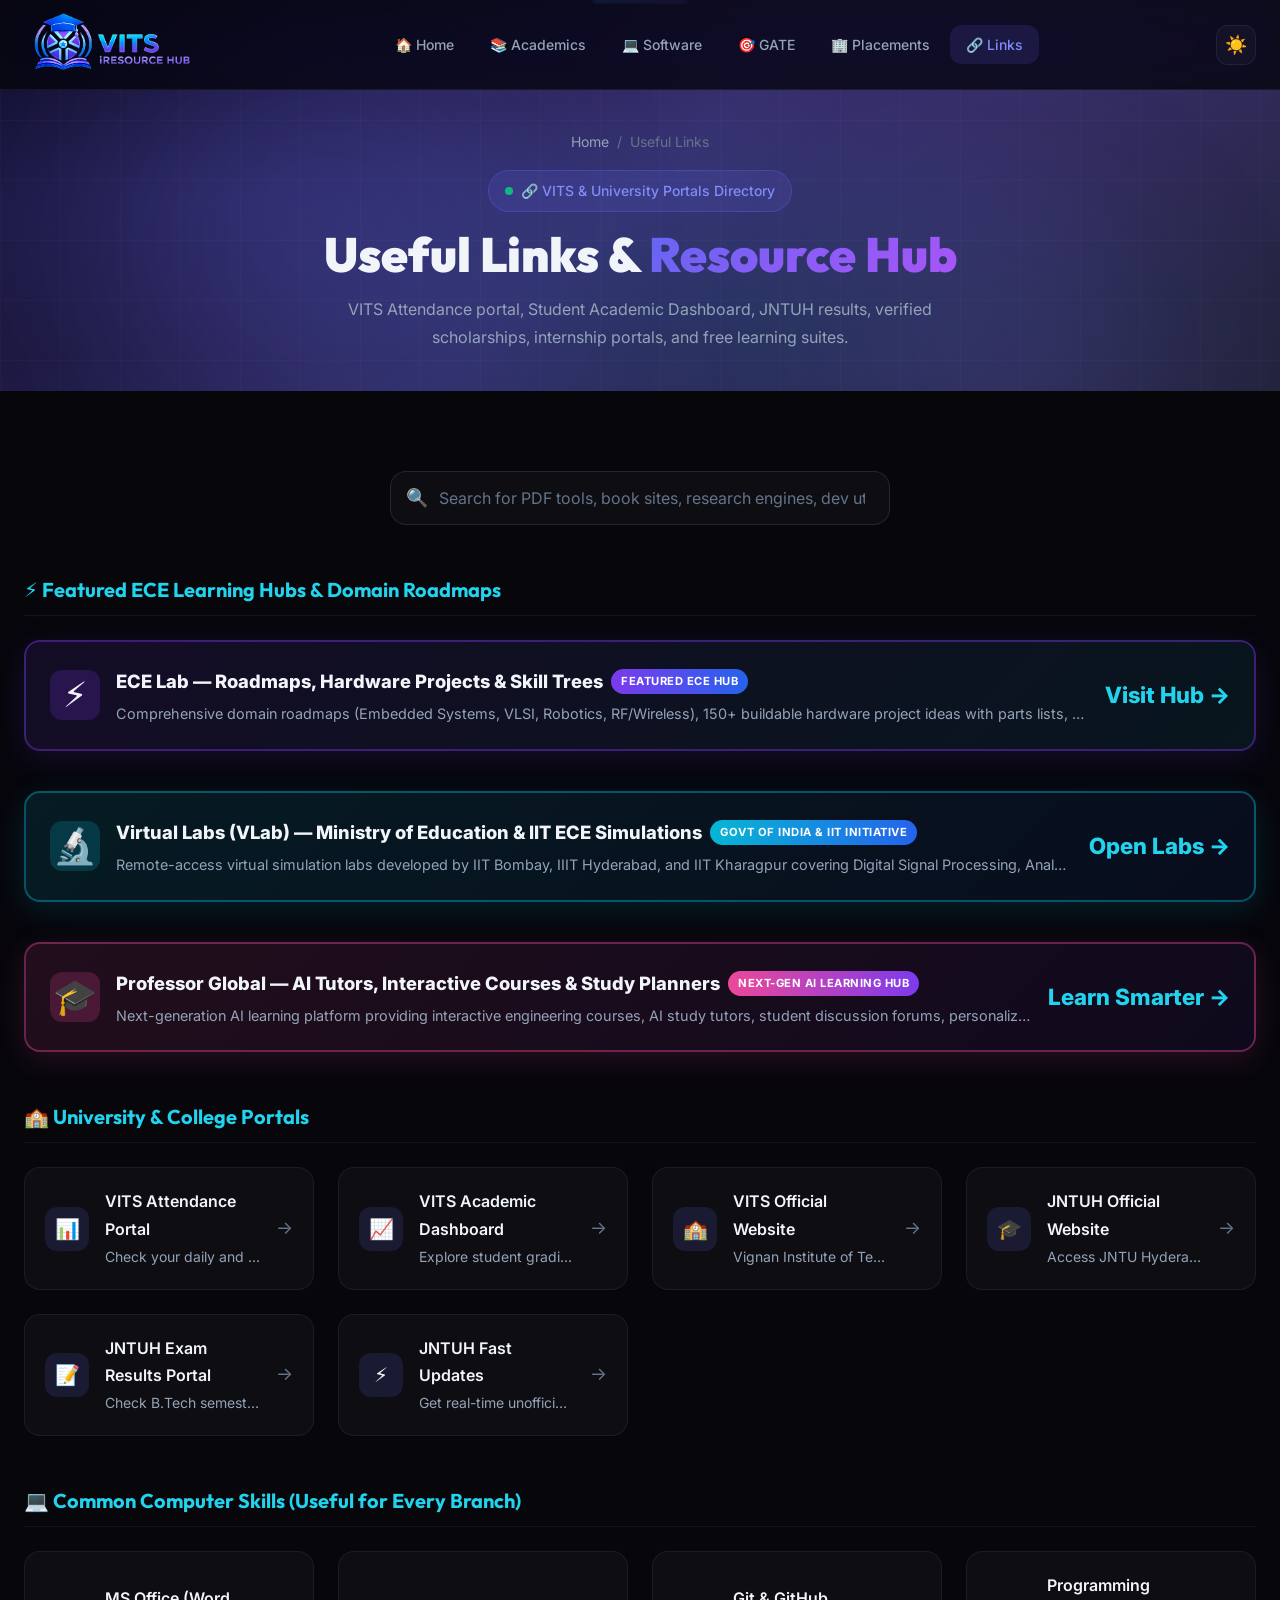
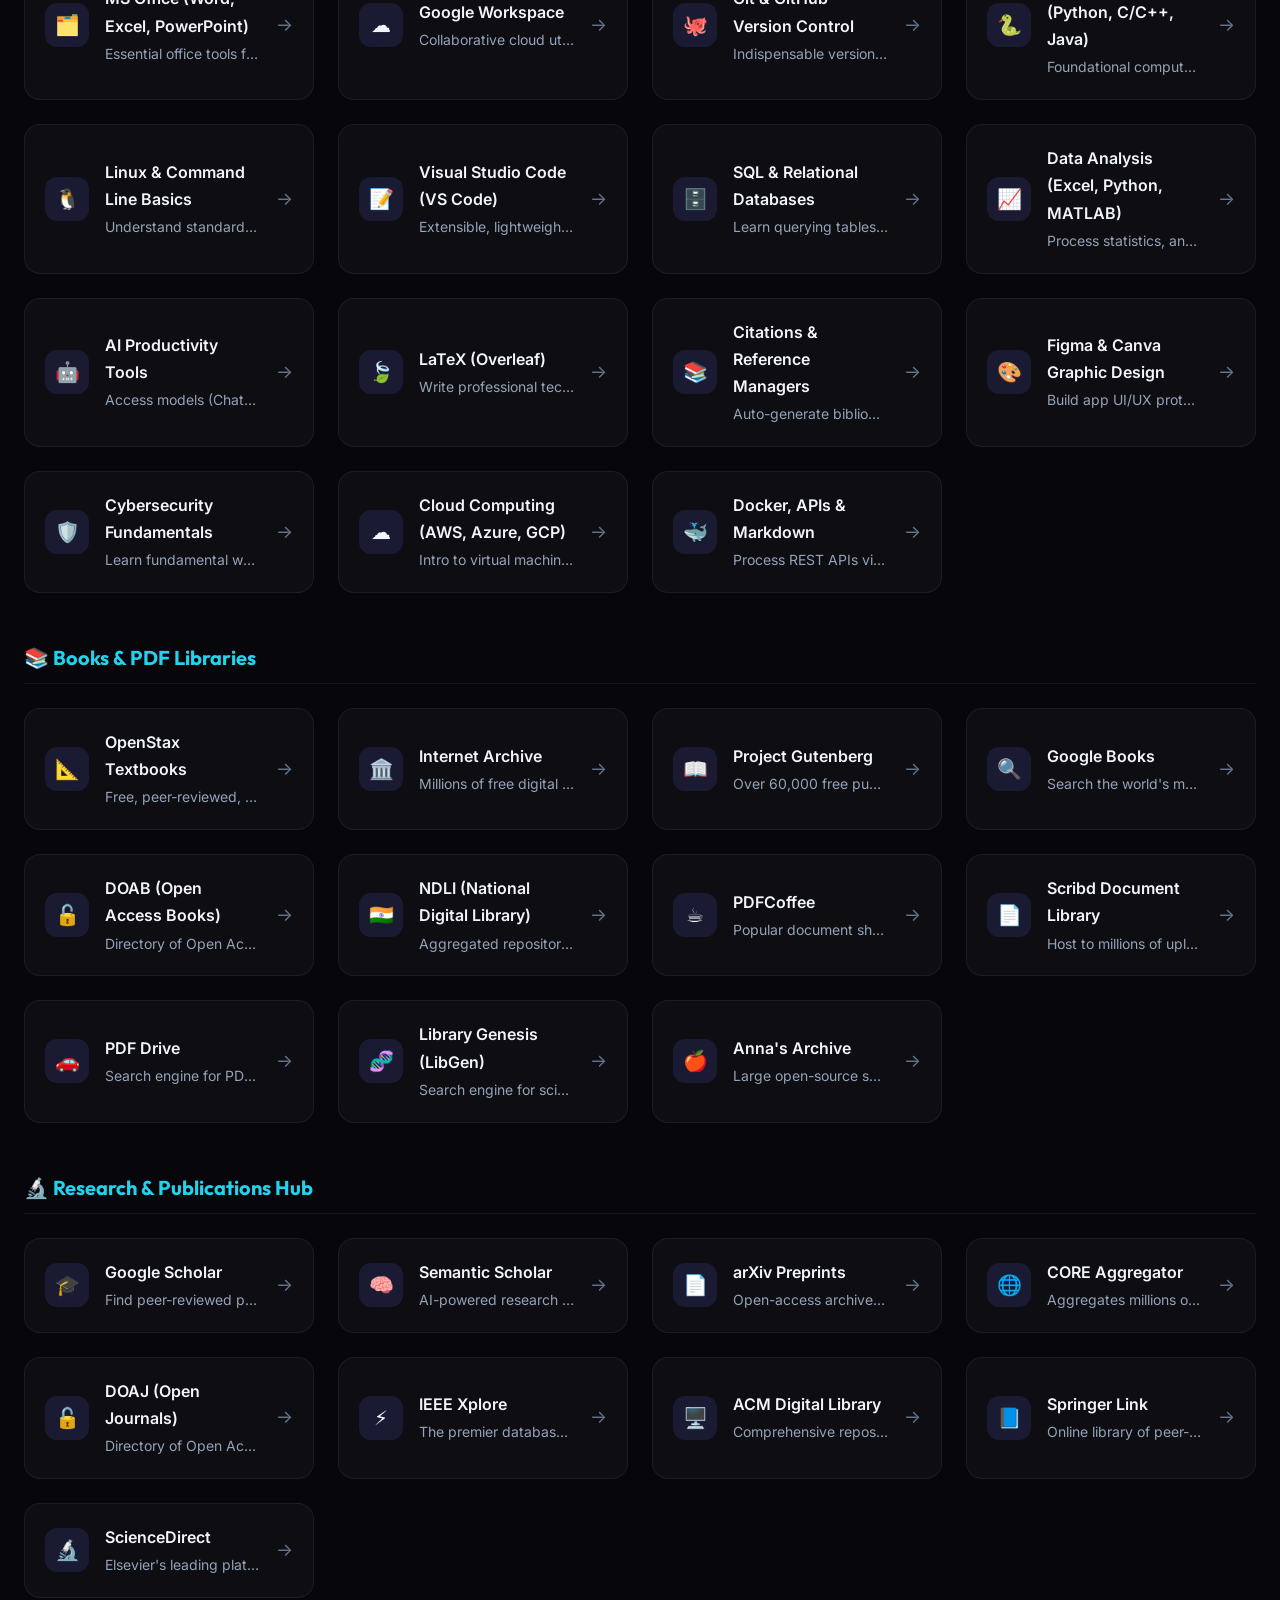
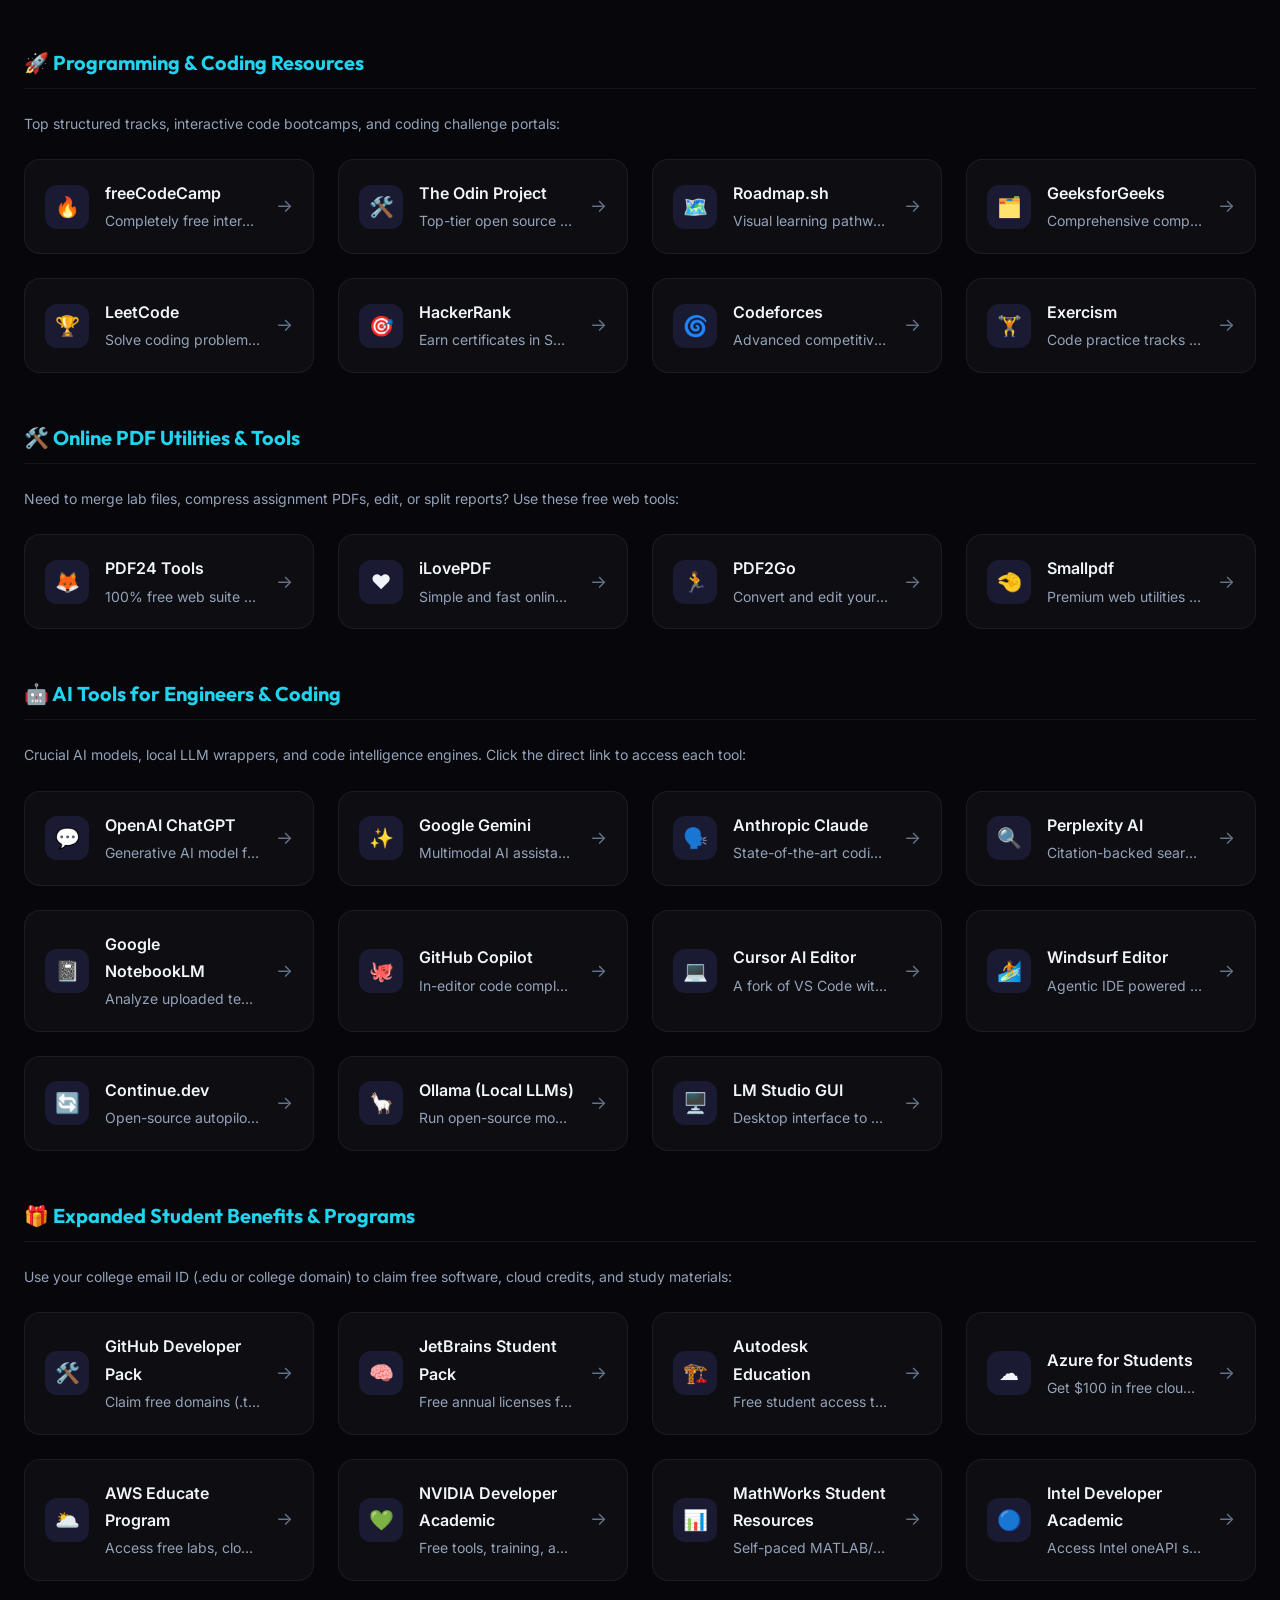
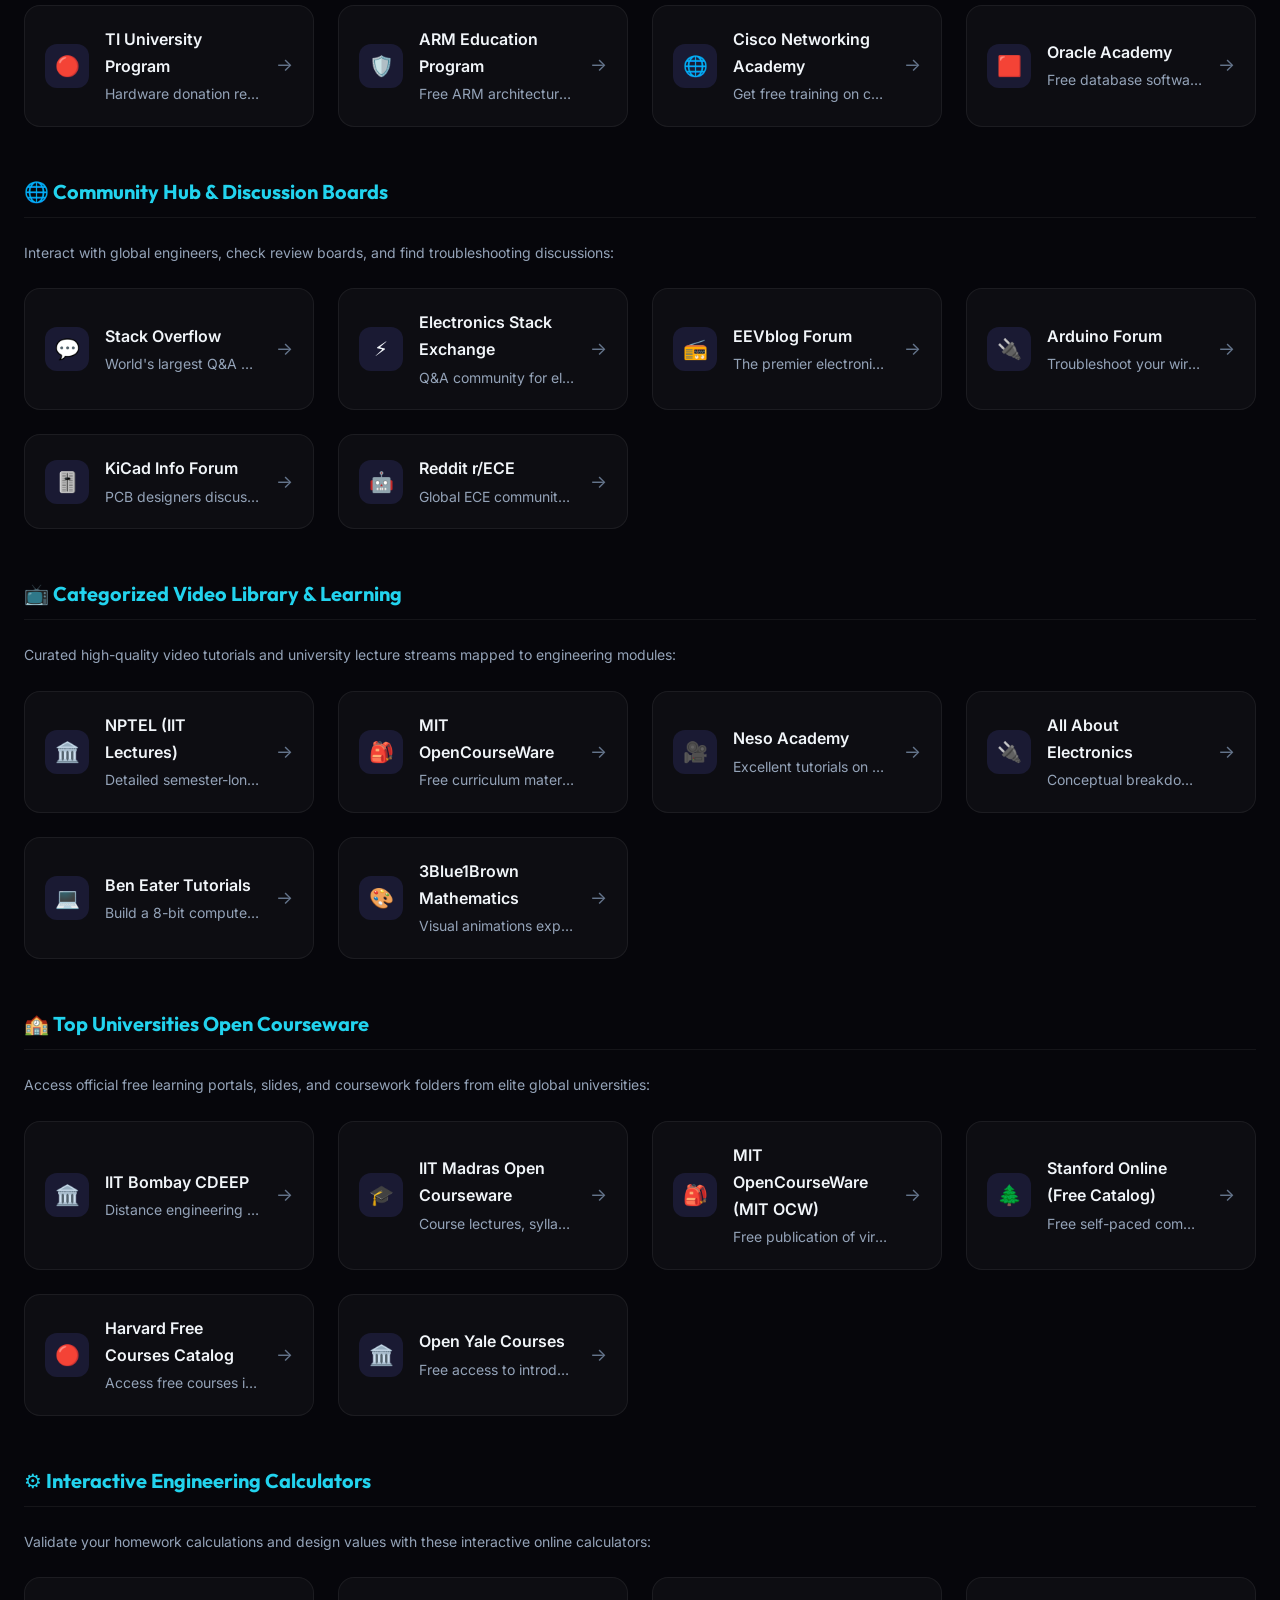
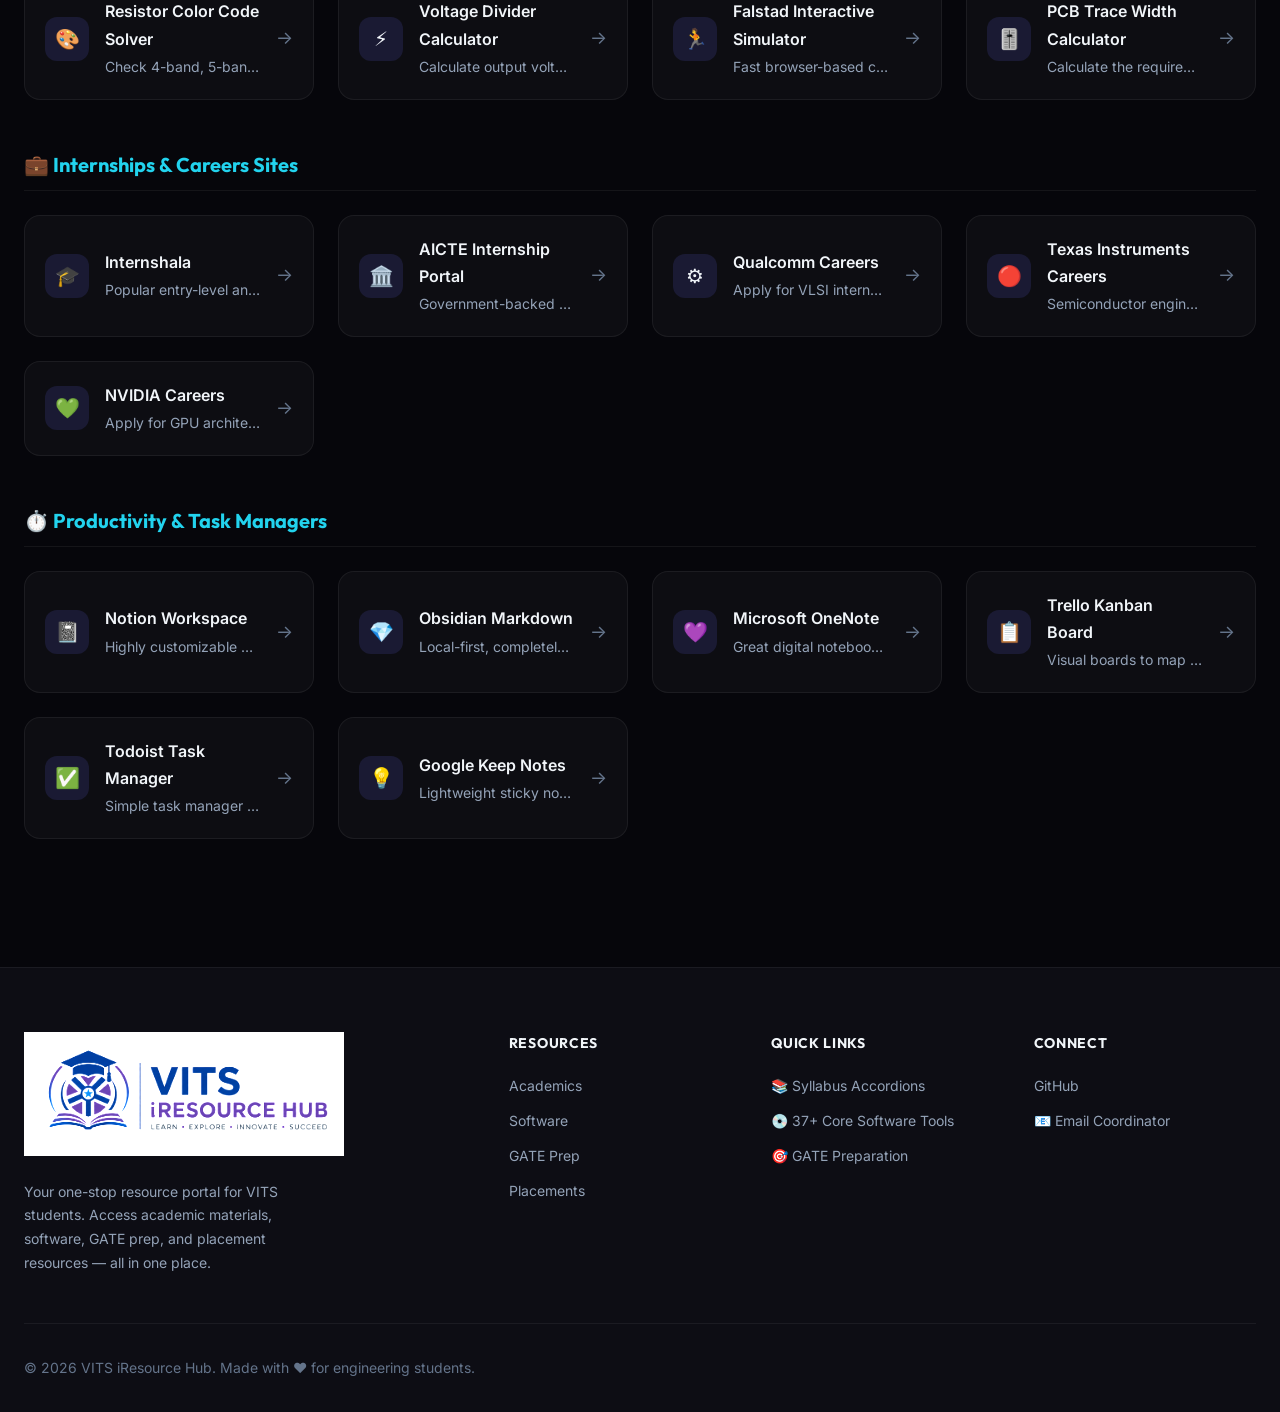
<file: useful-links.html>
<!DOCTYPE html>
<html lang="en" data-theme="dark">
<head>
  <meta charset="UTF-8">
  <!-- Favicon -->
  <link rel="shortcut icon" href="favicon.ico" type="image/x-icon">
  <link rel="icon" href="images/favicon.png" type="image/png">
  <meta name="viewport" content="width=device-width, initial-scale=1.0">
  <meta name="google-site-verification" content="7quxdHRmtYmw2Jo5xWjluSK96tRkIVolGzAY4h9Mjqw" />
  <title>VITS iResource Hub — Links, PDFs & Research Tools</title>
  <meta name="description" content="Important links and tools for engineering and computer science students. Access free PDF websites, online PDF tools, developer utilities, JNTUH portals, and scholarships.">
  <link rel="stylesheet" href="css/style.css?v=1.2">
  <style>
    .links-section-title {
      font-family: var(--font-heading);
      font-size: var(--text-xl);
      font-weight: 700;
      color: var(--accent-light);
      margin-top: 3rem;
      margin-bottom: 1.5rem;
      padding-bottom: 0.5rem;
      border-bottom: 1px solid var(--border-subtle);
      display: flex;
      align-items: center;
      gap: 10px;
    }
  </style>
  <link rel="canonical" href="https://manideepvelchuri.github.io/vits-iresource-hub/useful-links.html" />

  <!-- Open Graph / Facebook -->
  <meta property="og:title" content="VITS iResource Hub — Links, PDFs & Research Tools">
  <meta property="og:description" content="Important links and tools for engineering and computer science students. Access free PDF websites, online PDF tools, developer utilities, JNTUH portals, and scholarships.">
  <meta property="og:type" content="website">
  <meta property="og:url" content="https://manideepvelchuri.github.io/vits-iresource-hub/useful-links.html">
</head>
<body>
  <div class="topline"></div>

  <!-- Navbar -->
  <nav class="navbar" id="navbar">
    <div class="nav-container">
                  <a href="index.html" class="nav-logo">
        <img src="images/navbar-logo.png" alt="VITS iResource Hub">
      </a>
      <ul class="nav-links" id="navLinks">
        <li><a href="index.html">🏠 Home</a></li>
        <li><a href="academics.html">📚 Academics</a></li>
        <li><a href="software.html">💻 Software</a></li>
        <li><a href="gate.html">🎯 GATE</a></li>
        <li><a href="placements.html">🏢 Placements</a></li>
        <li><a href="useful-links.html" class="active">🔗 Links</a></li>
      </ul>
      <div class="nav-actions">
        <button class="theme-toggle" id="themeToggle" aria-label="Toggle theme">☀️</button>
        <button class="mobile-menu-toggle" id="mobileMenuToggle" aria-label="Toggle menu">
          <span></span><span></span><span></span>
        </button>
      </div>
    </div>
  </nav>

    <!-- Page Header -->
  <header class="page-header hero" style="min-height: auto; padding-top: calc(var(--nav-height) + var(--space-10)); padding-bottom: var(--space-10);">
    <div class="hero-bg">
      <div class="hero-orb"></div>
      <div class="hero-orb"></div>
    </div>
    <div class="hero-grid"></div>
    <div class="container hero-content">
      <div class="breadcrumb" style="justify-content: center; margin-bottom: var(--space-4);">
        <a href="index.html">Home</a> <span>/</span> <span>Useful Links</span>
      </div>
      <div class="hero-badge" style="margin-bottom: var(--space-4);">
        <span class="badge-dot"></span>
        <span>🔗 VITS & University Portals Directory</span>
      </div>
      <h1 class="hero-title" style="font-size: clamp(var(--text-3xl), 4vw, var(--text-5xl)); margin-bottom: var(--space-4);">
        Useful Links & <span class="gradient-text">Resource Hub</span>
      </h1>
      <p class="hero-subtitle" style="font-size: var(--text-md); max-width: 650px; margin: 0 auto;">
        VITS Attendance portal, Student Academic Dashboard, JNTUH results, verified scholarships, internship portals, and free learning suites.
      </p>
    </div>
  </header>

  <!-- Content Section -->
  <section class="section">
    <div class="container">

      <!-- Search Input to filter links -->
      <div class="search-bar reveal">
        <span class="search-icon">🔍</span>
        <input type="text" id="searchInput" placeholder="Search for PDF tools, book sites, research engines, dev utilities...">
      </div>

      <div data-search-container>

        <!-- ========================================================= -->
        <!-- SECTION: Featured ECE Learning Hubs & Roadmaps            -->
        <!-- ========================================================= -->
        <h2 class="links-section-title reveal">⚡ Featured ECE Learning Hubs & Domain Roadmaps</h2>
        <div class="cards-grid" style="margin-bottom: var(--space-8);">
          <!-- ECE Lab Featured Card -->
          <a href="https://www.ecelab.me/" target="_blank" rel="noopener noreferrer" class="resource-card" style="grid-column: 1 / -1; background: linear-gradient(135deg, rgba(124, 58, 237, 0.12), rgba(34, 211, 238, 0.08)); border: 2px solid rgba(124, 58, 237, 0.4); box-shadow: 0 8px 32px rgba(124, 58, 237, 0.15); padding: var(--space-6);" data-searchable="ECE Lab ecelab me roadmaps projects parts lists embedded vlsi robotics hardware tier 2 tier 3 ece learning hub vamshi">
            <div class="resource-icon" style="font-size: 2.2rem; background: rgba(124, 58, 237, 0.2); border-radius: 12px; padding: 10px; width: 50px; height: 50px; display: flex; align-items: center; justify-content: center; flex-shrink: 0;">⚡</div>
            <div class="resource-info" style="flex: 1;">
              <div style="display: flex; align-items: center; gap: 8px; margin-bottom: 6px;">
                <h4 style="font-size: 1.15rem; font-weight: 800; color: var(--text-primary); margin: 0;">ECE Lab — Roadmaps, Hardware Projects & Skill Trees</h4>
                <span style="font-size: 0.7rem; font-weight: 700; text-transform: uppercase; letter-spacing: 0.5px; padding: 3px 10px; border-radius: 999px; background: linear-gradient(90deg, #7c3aed, #2563eb); color: #ffffff;">FEATURED ECE HUB</span>
              </div>
              <p style="font-size: 0.9rem; color: var(--text-secondary); line-height: 1.5; margin: 0;">
                Comprehensive domain roadmaps (Embedded Systems, VLSI, Robotics, RF/Wireless), 150+ buildable hardware project ideas with parts lists, and practical career guides built specifically for Tier-2/3 ECE students.
              </p>
            </div>
            <div class="resource-arrow" style="font-size: 1.4rem; color: var(--accent-light); font-weight: 800;">Visit Hub →</div>
          </a>

          <!-- Virtual Labs (Govt of India / IITs) Featured Card -->
          <a href="https://www.vlab.co.in/broad-area-electronics-and-communications" target="_blank" rel="noopener noreferrer" class="resource-card" style="grid-column: 1 / -1; background: linear-gradient(135deg, rgba(6, 182, 212, 0.12), rgba(37, 99, 235, 0.08)); border: 2px solid rgba(6, 182, 212, 0.4); box-shadow: 0 8px 32px rgba(6, 182, 212, 0.15); padding: var(--space-6); margin-top: var(--space-4);" data-searchable="Virtual Labs VLab vlab co in Ministry of Education IIT Bombay IIT Delhi ECE online simulation virtual experiments dsp analog vlsi microcontrollers">
            <div class="resource-icon" style="font-size: 2.2rem; background: rgba(6, 182, 212, 0.2); border-radius: 12px; padding: 10px; width: 50px; height: 50px; display: flex; align-items: center; justify-content: center; flex-shrink: 0;">🔬</div>
            <div class="resource-info" style="flex: 1;">
              <div style="display: flex; align-items: center; gap: 8px; margin-bottom: 6px;">
                <h4 style="font-size: 1.15rem; font-weight: 800; color: var(--text-primary); margin: 0;">Virtual Labs (VLab) — Ministry of Education & IIT ECE Simulations</h4>
                <span style="font-size: 0.7rem; font-weight: 700; text-transform: uppercase; letter-spacing: 0.5px; padding: 3px 10px; border-radius: 999px; background: linear-gradient(90deg, #06b6d4, #2563eb); color: #ffffff;">GOVT OF INDIA & IIT INITIATIVE</span>
              </div>
              <p style="font-size: 0.9rem; color: var(--text-secondary); line-height: 1.5; margin: 0;">
                Remote-access virtual simulation labs developed by IIT Bombay, IIIT Hyderabad, and IIT Kharagpur covering Digital Signal Processing, Analog Electronics, VLSI Design, Microcontrollers, and Wireless Communications.
              </p>
            </div>
            <div class="resource-arrow" style="font-size: 1.4rem; color: var(--accent-light); font-weight: 800;">Open Labs →</div>
          </a>

          <!-- Professor Global (Professor AI) Featured Card -->
          <a href="https://professor.global/home" target="_blank" rel="noopener noreferrer" class="resource-card" style="grid-column: 1 / -1; background: linear-gradient(135deg, rgba(236, 72, 153, 0.12), rgba(124, 58, 237, 0.08)); border: 2px solid rgba(236, 72, 153, 0.4); box-shadow: 0 8px 32px rgba(236, 72, 153, 0.15); padding: var(--space-6); margin-top: var(--space-4);" data-searchable="Professor Global Professor AI professor global home ai tutors interactive courses study planners career roadmaps discussions">
            <div class="resource-icon" style="font-size: 2.2rem; background: rgba(236, 72, 153, 0.2); border-radius: 12px; padding: 10px; width: 50px; height: 50px; display: flex; align-items: center; justify-content: center; flex-shrink: 0;">🎓</div>
            <div class="resource-info" style="flex: 1;">
              <div style="display: flex; align-items: center; gap: 8px; margin-bottom: 6px;">
                <h4 style="font-size: 1.15rem; font-weight: 800; color: var(--text-primary); margin: 0;">Professor Global — AI Tutors, Interactive Courses & Study Planners</h4>
                <span style="font-size: 0.7rem; font-weight: 700; text-transform: uppercase; letter-spacing: 0.5px; padding: 3px 10px; border-radius: 999px; background: linear-gradient(90deg, #ec4899, #7c3aed); color: #ffffff;">NEXT-GEN AI LEARNING HUB</span>
              </div>
              <p style="font-size: 0.9rem; color: var(--text-secondary); line-height: 1.5; margin: 0;">
                Next-generation AI learning platform providing interactive engineering courses, AI study tutors, student discussion forums, personalized study planners, and career roadmaps.
              </p>
            </div>
            <div class="resource-arrow" style="font-size: 1.4rem; color: var(--accent-light); font-weight: 800;">Learn Smarter →</div>
          </a>
        </div>

        <!-- ========================================================= -->
        <!-- SECTION: University & College Portals                     -->
        <!-- ========================================================= -->
        <h2 class="links-section-title reveal">🏫 University & College Portals</h2>
        <div class="cards-grid">
          <!-- VITS Attendance -->
          <a href="http://103.52.36.11/Attendance/index.html" target="_blank" rel="noopener noreferrer" class="resource-card" data-searchable="Vignan VITS Attendance Portal student daily monthly percentage index http://103.52.36.11/Attendance/index.html">
            <div class="resource-icon">📊</div>
            <div class="resource-info">
              <h4>VITS Attendance Portal</h4>
              <p>Check your daily and monthly student attendance percentages.</p>
            </div>
            <div class="resource-arrow">→</div>
          </a>
          <!-- VITS Student Academic Dashboard -->
          <a href="https://vits-academic-dashboard.streamlit.app/" target="_blank" rel="noopener noreferrer" class="resource-card" data-searchable="VITS Vignan Student Academic Dashboard grading analysis performance tracking streamlit app https://vits-academic-dashboard.streamlit.app/">
            <div class="resource-icon">📈</div>
            <div class="resource-info">
              <h4>VITS Academic Dashboard</h4>
              <p>Explore student grading analysis, academic planning tools, and performance tracking (Streamlit).</p>
            </div>
            <div class="resource-arrow">→</div>
          </a>
          <!-- VITS Official Website -->
          <a href="https://vignanits.ac.in/" target="_blank" rel="noopener noreferrer" class="resource-card" data-searchable="VITS Vignan Institute of Technology and Science official college website home portal admissions campus location">
            <div class="resource-icon">🏫</div>
            <div class="resource-info">
              <h4>VITS Official Website</h4>
              <p>Vignan Institute of Technology and Science — official college portal, news, and admissions.</p>
            </div>
            <div class="resource-arrow">→</div>
          </a>
          <!-- JNTUH Website -->
          <a href="https://jntuh.ac.in" target="_blank" rel="noopener noreferrer" class="resource-card" data-searchable="JNTU Hyderabad JNTUH official website portals notifications syllabus updates">
            <div class="resource-icon">🎓</div>
            <div class="resource-info">
              <h4>JNTUH Official Website</h4>
              <p>Access JNTU Hyderabad notifications, academic regulations, syllabi, and guidelines.</p>
            </div>
            <div class="resource-arrow">→</div>
          </a>
          <!-- JNTUH Results -->
          <a href="https://jntuhresults.in" target="_blank" rel="noopener noreferrer" class="resource-card" data-searchable="JNTUH Results exam semester marks grade cards updates results portal">
            <div class="resource-icon">📝</div>
            <div class="resource-info">
              <h4>JNTUH Exam Results Portal</h4>
              <p>Check B.Tech semester-end examinations results, grade cards, and backlogs history.</p>
            </div>
            <div class="resource-arrow">→</div>
          </a>
          <!-- JNTUH Fast Updates -->
          <a href="https://jntufastupdates.com" target="_blank" rel="noopener noreferrer" class="resource-card" data-searchable="JNTU Fast Updates exam fee notifications results timetables unofficial updates alert">
            <div class="resource-icon">⚡</div>
            <div class="resource-info">
              <h4>JNTUH Fast Updates</h4>
              <p>Get real-time unofficial alerts for exam timetables, fee registrations, and results.</p>
            </div>
            <div class="resource-arrow">→</div>
          </a>
        </div>

        <!-- ========================================================= -->
        <!-- SECTION: Common Computer Skills (Useful for Every Branch)  -->
        <!-- ========================================================= -->
        <h2 class="links-section-title reveal">💻 Common Computer Skills (Useful for Every Branch)</h2>
        <div class="cards-grid">
          <!-- MS Office -->
          <a href="https://www.microsoft.com/en-in/education/products/office" target="_blank" rel="noopener noreferrer" class="resource-card" data-searchable="MS Office Word Excel PowerPoint student microsoft free tool documentation presentation">
            <div class="resource-icon">🗂️</div>
            <div class="resource-info">
              <h4>MS Office (Word, Excel, PowerPoint)</h4>
              <p>Essential office tools for documentation, data sheets, and seminar slide presentations.</p>
            </div>
            <div class="resource-arrow">→</div>
          </a>
          <!-- Google Workspace -->
          <a href="https://workspace.google.com" target="_blank" rel="noopener noreferrer" class="resource-card" data-searchable="Google Workspace Docs Sheets Slides Drive collaboration cloud">
            <div class="resource-icon">☁️</div>
            <div class="resource-info">
              <h4>Google Workspace</h4>
              <p>Collaborative cloud utilities (Docs, Sheets, Slides, Forms) for shared teamwork.</p>
            </div>
            <div class="resource-arrow">→</div>
          </a>
          <!-- Git & GitHub -->
          <a href="https://education.github.com/pack" target="_blank" rel="noopener noreferrer" class="resource-card" data-searchable="Git GitHub version control repositories open source collaboration code">
            <div class="resource-icon">🐙</div>
            <div class="resource-info">
              <h4>Git & GitHub Version Control</h4>
              <p>Indispensable version control and project hosting hub for software portfolios.</p>
            </div>
            <div class="resource-arrow">→</div>
          </a>
          <!-- Programming Basics -->
          <a href="https://www.freecodecamp.org" target="_blank" rel="noopener noreferrer" class="resource-card" data-searchable="Programming Python C C++ Java basics syntax coding learning courses">
            <div class="resource-icon">🐍</div>
            <div class="resource-info">
              <h4>Programming (Python, C/C++, Java)</h4>
              <p>Foundational computer science coding logic and object-oriented syntax.</p>
            </div>
            <div class="resource-arrow">→</div>
          </a>
          <!-- Linux Basics -->
          <a href="https://linuxjourney.com" target="_blank" rel="noopener noreferrer" class="resource-card" data-searchable="Linux basics commands terminal bash shell scripting kernel unix">
            <div class="resource-icon">🐧</div>
            <div class="resource-info">
              <h4>Linux & Command Line Basics</h4>
              <p>Understand standard shell commands, filesystems, and terminal automation scripts.</p>
            </div>
            <div class="resource-arrow">→</div>
          </a>
          <!-- VS Code -->
          <a href="https://code.visualstudio.com" target="_blank" rel="noopener noreferrer" class="resource-card" data-searchable="VS Code visual studio editor compiler IDE extensions syntax">
            <div class="resource-icon">📝</div>
            <div class="resource-info">
              <h4>Visual Studio Code (VS Code)</h4>
              <p>Extensible, lightweight editor supporting all scripting languages and debugger tools.</p>
            </div>
            <div class="resource-arrow">→</div>
          </a>
          <!-- SQL Databases -->
          <a href="https://sqlbolt.com" target="_blank" rel="noopener noreferrer" class="resource-card" data-searchable="SQL relational databases MySQL queries schema PostgreSQL databases">
            <div class="resource-icon">🗄️</div>
            <div class="resource-info">
              <h4>SQL & Relational Databases</h4>
              <p>Learn querying tables, creating database schemas, and structured data queries.</p>
            </div>
            <div class="resource-arrow">→</div>
          </a>
          <!-- Data Analysis -->
          <a href="https://www.kaggle.com/learn" target="_blank" rel="noopener noreferrer" class="resource-card" data-searchable="Data Analysis Excel Python pandas NumPy MATLAB Octave plot graphs">
            <div class="resource-icon">📈</div>
            <div class="resource-info">
              <h4>Data Analysis (Excel, Python, MATLAB)</h4>
              <p>Process statistics, analyze datasets, plot graphs, and check system behaviors.</p>
            </div>
            <div class="resource-arrow">→</div>
          </a>
          <!-- AI tools -->
          <a href="#ai-for-engineers" class="resource-card" data-searchable="AI tools ChatGPT Claude Gemini Perplexity NotebookLM prompts automation models">
            <div class="resource-icon">🤖</div>
            <div class="resource-info">
              <h4>AI Productivity Tools</h4>
              <p>Access models (ChatGPT, Claude, Gemini, Perplexity, NotebookLM) for technical research.</p>
            </div>
            <div class="resource-arrow">→</div>
          </a>
          <!-- LaTeX -->
          <a href="https://www.overleaf.com" target="_blank" rel="noopener noreferrer" class="resource-card" data-searchable="LaTeX Overleaf academic reports formatting paper thesis formatting editor">
            <div class="resource-icon">🍃</div>
            <div class="resource-info">
              <h4>LaTeX (Overleaf)</h4>
              <p>Write professional technical papers, lab reports, and formatting graduation thesis layouts.</p>
            </div>
            <div class="resource-arrow">→</div>
          </a>
          <!-- Zotero & Mendeley -->
          <a href="https://www.zotero.org" target="_blank" rel="noopener noreferrer" class="resource-card" data-searchable="Zotero Mendeley reference manager citations library databases bibliography search">
            <div class="resource-icon">📚</div>
            <div class="resource-info">
              <h4>Citations & Reference Managers</h4>
              <p>Auto-generate bibliographies and reference listings via Zotero and Mendeley libraries.</p>
            </div>
            <div class="resource-arrow">→</div>
          </a>
          <!-- Figma & Canva -->
          <a href="https://www.figma.com/education/" target="_blank" rel="noopener noreferrer" class="resource-card" data-searchable="Figma Canva design prototyping mockup UI UX vector graphics templates">
            <div class="resource-icon">🎨</div>
            <div class="resource-info">
              <h4>Figma & Canva Graphic Design</h4>
              <p>Build app UI/UX prototypes, create vector logos, and format presentation templates.</p>
            </div>
            <div class="resource-arrow">→</div>
          </a>
          <!-- Cybersecurity Basics -->
          <a href="https://portswigger.net/web-security" target="_blank" rel="noopener noreferrer" class="resource-card" data-searchable="Cybersecurity basics security web hacking protection firewalls encryption">
            <div class="resource-icon">🛡️</div>
            <div class="resource-info">
              <h4>Cybersecurity Fundamentals</h4>
              <p>Learn fundamental web security patterns, firewalls, and network scanning techniques.</p>
            </div>
            <div class="resource-arrow">→</div>
          </a>
          <!-- Cloud Basics -->
          <a href="https://aws.amazon.com/education/awseducate/" target="_blank" rel="noopener noreferrer" class="resource-card" data-searchable="Cloud basics AWS Amazon Azure Microsoft Google Cloud server hosting computing">
            <div class="resource-icon">☁️</div>
            <div class="resource-info">
              <h4>Cloud Computing (AWS, Azure, GCP)</h4>
              <p>Intro to virtual machines, server hosting, remote computing, and object cloud storage.</p>
            </div>
            <div class="resource-arrow">→</div>
          </a>
          <!-- Docker, APIs & Markdown -->
          <a href="https://labs.play-with-docker.com" target="_blank" rel="noopener noreferrer" class="resource-card" data-searchable="Docker APIs Postman Markdown containers formatting integration REST">
            <div class="resource-icon">🐳</div>
            <div class="resource-info">
              <h4>Docker, APIs & Markdown</h4>
              <p>Process REST APIs via Postman, write readme files in Markdown, and containerize systems in Docker.</p>
            </div>
            <div class="resource-arrow">→</div>
          </a>
        </div>

        <!-- ========================================================= -->
        <!-- SECTION: Free PDF & E-Book Libraries                       -->
        <!-- ========================================================= -->
        <h2 class="links-section-title reveal">📚 Books & PDF Libraries</h2>
        <div class="cards-grid">
          <a href="https://openstax.org" target="_blank" rel="noopener noreferrer" class="resource-card" data-searchable="OpenStax free peer reviewed textbooks college mathematics physics chemistry pdf">
            <div class="resource-icon">📐</div>
            <div class="resource-info">
              <h4>OpenStax Textbooks</h4>
              <p>Free, peer-reviewed, open-licensed textbooks for foundational engineering courses.</p>
            </div>
            <div class="resource-arrow">→</div>
          </a>
          <a href="https://archive.org" target="_blank" rel="noopener noreferrer" class="resource-card" data-searchable="Internet Archive free books movies software archives digital library pdf">
            <div class="resource-icon">🏛️</div>
            <div class="resource-info">
              <h4>Internet Archive</h4>
              <p>Millions of free digital books, textbooks, historical reports, and software archives.</p>
            </div>
            <div class="resource-arrow">→</div>
          </a>
          <a href="https://www.gutenberg.org" target="_blank" rel="noopener noreferrer" class="resource-card" data-searchable="Project Gutenberg free ebooks classic literature public domain pdf">
            <div class="resource-icon">📖</div>
            <div class="resource-info">
              <h4>Project Gutenberg</h4>
              <p>Over 60,000 free public domain e-books to read online or download in multiple formats.</p>
            </div>
            <div class="resource-arrow">→</div>
          </a>
          <a href="https://books.google.com" target="_blank" rel="noopener noreferrer" class="resource-card" data-searchable="Google Books search index previews textbooks preview snippet">
            <div class="resource-icon">🔍</div>
            <div class="resource-info">
              <h4>Google Books</h4>
              <p>Search the world's most comprehensive index of full-text books and online previews.</p>
            </div>
            <div class="resource-arrow">→</div>
          </a>
          <a href="https://www.doabooks.org" target="_blank" rel="noopener noreferrer" class="resource-card" data-searchable="DOAB Directory of Open Access Books academic research publishing peer reviewed">
            <div class="resource-icon">🔓</div>
            <div class="resource-info">
              <h4>DOAB (Open Access Books)</h4>
              <p>Directory of Open Access Books indexing peer-reviewed academic titles.</p>
            </div>
            <div class="resource-arrow">→</div>
          </a>
          <a href="https://ndl.iitkgp.ac.in" target="_blank" rel="noopener noreferrer" class="resource-card" data-searchable="NDLI National Digital Library of India IIT Kharagpur educational materials articles">
            <div class="resource-icon">🇮🇳</div>
            <div class="resource-info">
              <h4>NDLI (National Digital Library)</h4>
              <p>Aggregated repository of digital books, articles, and research folders from IIT Kharagpur.</p>
            </div>
            <div class="resource-arrow">→</div>
          </a>
          <a href="https://pdfcoffee.com" target="_blank" rel="noopener noreferrer" class="resource-card" data-searchable="PDFCoffee free book downloads documents share slides pdf">
            <div class="resource-icon">☕</div>
            <div class="resource-info">
              <h4>PDFCoffee</h4>
              <p>Popular document sharing platform to search, view, and download study notes and PDFs.</p>
            </div>
            <div class="resource-arrow">→</div>
          </a>
          <a href="https://www.scribd.com" target="_blank" rel="noopener noreferrer" class="resource-card" data-searchable="Scribd documents presentations manuals research books pdf">
            <div class="resource-icon">📄</div>
            <div class="resource-info">
              <h4>Scribd Document Library</h4>
              <p>Host to millions of uploaded student reports, textbook answers, and academic presentations.</p>
            </div>
            <div class="resource-arrow">→</div>
          </a>
          <a href="https://www.pdfdrive.com" target="_blank" rel="noopener noreferrer" class="resource-card" data-searchable="PDF Drive free ebooks search engine books pdf">
            <div class="resource-icon">🚗</div>
            <div class="resource-info">
              <h4>PDF Drive</h4>
              <p>Search engine for PDF files with millions of free books to read and download.</p>
            </div>
            <div class="resource-arrow">→</div>
          </a>
          <a href="https://libgen.is" target="_blank" rel="noopener noreferrer" class="resource-card" data-searchable="Library Genesis LibGen scientific papers textbooks articles shadow library">
            <div class="resource-icon">🧬</div>
            <div class="resource-info">
              <h4>Library Genesis (LibGen)</h4>
              <p>Search engine for scientific articles and college textbooks on various engineering fields.</p>
            </div>
            <div class="resource-arrow">→</div>
          </a>
          <a href="https://annas-archive.org" target="_blank" rel="noopener noreferrer" class="resource-card" data-searchable="Annas Archive metadata textbooks papers library portal search pdf">
            <div class="resource-icon">🍎</div>
            <div class="resource-info">
              <h4>Anna's Archive</h4>
              <p>Large open-source shadow library search engine aggregating multiple book sources.</p>
            </div>
            <div class="resource-arrow">→</div>
          </a>
        </div>

        <!-- ========================================================= -->
        <!-- SECTION: Research & Publications Hub                       -->
        <!-- ========================================================= -->
        <h2 class="links-section-title reveal">🔬 Research & Publications Hub</h2>
        <div class="cards-grid">
          <!-- Google Scholar -->
          <a href="https://scholar.google.com" target="_blank" rel="noopener noreferrer" class="resource-card" data-searchable="Google Scholar citations research papers journals articles patents library">
            <div class="resource-icon">🎓</div>
            <div class="resource-info">
              <h4>Google Scholar</h4>
              <p>Find peer-reviewed papers, patents, dissertations, citations, and university publications.</p>
            </div>
            <div class="resource-arrow">→</div>
          </a>
          <!-- Semantic Scholar -->
          <a href="https://www.semanticscholar.org" target="_blank" rel="noopener noreferrer" class="resource-card" data-searchable="Semantic Scholar AI research database citations paper lookup metadata">
            <div class="resource-icon">🧠</div>
            <div class="resource-info">
              <h4>Semantic Scholar</h4>
              <p>AI-powered research database that extracts key findings and citation mappings.</p>
            </div>
            <div class="resource-arrow">→</div>
          </a>
          <!-- arXiv -->
          <a href="https://arxiv.org" target="_blank" rel="noopener noreferrer" class="resource-card" data-searchable="arXiv preprints open access scientific physics computer science math">
            <div class="resource-icon">📄</div>
            <div class="resource-info">
              <h4>arXiv Preprints</h4>
              <p>Open-access archive for thousands of preprints in physics, CS, math, and electrical engineering.</p>
            </div>
            <div class="resource-arrow">→</div>
          </a>
          <!-- CORE -->
          <a href="https://core.ac.uk" target="_blank" rel="noopener noreferrer" class="resource-card" data-searchable="CORE aggregator open access research repositories papers metadata">
            <div class="resource-icon">🌐</div>
            <div class="resource-info">
              <h4>CORE Aggregator</h4>
              <p>Aggregates millions of open-access research papers from global university databases.</p>
            </div>
            <div class="resource-arrow">→</div>
          </a>
          <!-- DOAJ -->
          <a href="https://doaj.org" target="_blank" rel="noopener noreferrer" class="resource-card" data-searchable="DOAJ Directory of Open Access Journals quality peer reviewed">
            <div class="resource-icon">🔓</div>
            <div class="resource-info">
              <h4>DOAJ (Open Journals)</h4>
              <p>Directory of Open Access Journals indexing high-quality peer-reviewed papers.</p>
            </div>
            <div class="resource-arrow">→</div>
          </a>
          <!-- IEEE Xplore -->
          <a href="https://ieeexplore.ieee.org" target="_blank" rel="noopener noreferrer" class="resource-card" data-searchable="IEEE Xplore electrical electronics computer science journals standards publications">
            <div class="resource-icon">⚡</div>
            <div class="resource-info">
              <h4>IEEE Xplore</h4>
              <p>The premier database for electrical engineering, electronics, and computer science journals.</p>
            </div>
            <div class="resource-arrow">→</div>
          </a>
          <!-- ACM Digital Library -->
          <a href="https://dl.acm.org" target="_blank" rel="noopener noreferrer" class="resource-card" data-searchable="ACM Digital Library computer science software engineering publications journals">
            <div class="resource-icon">🖥️</div>
            <div class="resource-info">
              <h4>ACM Digital Library</h4>
              <p>Comprehensive repository of computing, software engineering, and hardware hardware articles.</p>
            </div>
            <div class="resource-arrow">→</div>
          </a>
          <!-- SpringerLink -->
          <a href="https://link.springer.com" target="_blank" rel="noopener noreferrer" class="resource-card" data-searchable="Springer Link scientific books journals engineering protocols metadata">
            <div class="resource-icon">📘</div>
            <div class="resource-info">
              <h4>Springer Link</h4>
              <p>Online library of peer-reviewed journals, books, protocols, and conference proceedings.</p>
            </div>
            <div class="resource-arrow">→</div>
          </a>
          <!-- ScienceDirect -->
          <a href="https://www.sciencedirect.com" target="_blank" rel="noopener noreferrer" class="resource-card" data-searchable="ScienceDirect peer reviewed research journals medical engineering sciences">
            <div class="resource-icon">🔬</div>
            <div class="resource-info">
              <h4>ScienceDirect</h4>
              <p>Elsevier's leading platform of peer-reviewed literature across engineering and sciences.</p>
            </div>
            <div class="resource-arrow">→</div>
          </a>
        </div>
      </div>

      <!-- Section: Programming Resources (New requested section!) -->
      <div class="subsection reveal" id="programming-resources">
        <h2 class="links-section-title">🚀 Programming & Coding Resources</h2>
        <p class="card-desc mb-6">Top structured tracks, interactive code bootcamps, and coding challenge portals:</p>
        <div class="cards-grid">
          <a href="https://www.freecodecamp.org" target="_blank" rel="noopener noreferrer" class="resource-card" data-searchable="freeCodeCamp coding tutorials certifications interactive javascript python web">
            <div class="resource-icon">🔥</div>
            <div class="resource-info">
              <h4>freeCodeCamp</h4>
              <p>Completely free interactive coding bootcamp with structured certifications and tutorials.</p>
            </div>
            <div class="resource-arrow">→</div>
          </a>
          <a href="https://www.theodinproject.com" target="_blank" rel="noopener noreferrer" class="resource-card" data-searchable="The Odin Project web development full stack javascript ruby html css git coding">
            <div class="resource-icon">🛠️</div>
            <div class="resource-info">
              <h4>The Odin Project</h4>
              <p>Top-tier open source full-stack web development curriculum mapping projects and Git workflows.</p>
            </div>
            <div class="resource-arrow">→</div>
          </a>
          <a href="https://roadmap.sh" target="_blank" rel="noopener noreferrer" class="resource-card" data-searchable="Roadmap.sh pathways developer architectures learning paths tracks backend frontend">
            <div class="resource-icon">🗺️</div>
            <div class="resource-info">
              <h4>Roadmap.sh</h4>
              <p>Visual learning pathways showing developer careers tracks, tools, and prerequisites.</p>
            </div>
            <div class="resource-arrow">→</div>
          </a>
          <a href="https://www.geeksforgeeks.org" target="_blank" rel="noopener noreferrer" class="resource-card" data-searchable="GeeksforGeeks algorithms coding tutorials reference sheet syntax data structure">
            <div class="resource-icon">🗂️</div>
            <div class="resource-info">
              <h4>GeeksforGeeks</h4>
              <p>Comprehensive computer science portal for algorithms, syntax references, and interview sheets.</p>
            </div>
            <div class="resource-arrow">→</div>
          </a>
          <a href="https://leetcode.com" target="_blank" rel="noopener noreferrer" class="resource-card" data-searchable="LeetCode coding challenges interview preparation technical questions algorithms">
            <div class="resource-icon">🏆</div>
            <div class="resource-info">
              <h4>LeetCode</h4>
              <p>Solve coding problems and prepare for technical programming interviews.</p>
            </div>
            <div class="resource-arrow">→</div>
          </a>
          <a href="https://www.hackerrank.com" target="_blank" rel="noopener noreferrer" class="resource-card" data-searchable="HackerRank coding certifications assessment mock tests SQL python programming">
            <div class="resource-icon">🎯</div>
            <div class="resource-info">
              <h4>HackerRank</h4>
              <p>Earn certificates in SQL, Python, and DSA, and take developer coding assessments.</p>
            </div>
            <div class="resource-arrow">→</div>
          </a>
          <a href="https://codeforces.com" target="_blank" rel="noopener noreferrer" class="resource-card" data-searchable="Codeforces competitive programming algorithm contests division math problem sets">
            <div class="resource-icon">🌀</div>
            <div class="resource-info">
              <h4>Codeforces</h4>
              <p>Advanced competitive programming platform hosting short, high-level algorithm contests.</p>
            </div>
            <div class="resource-arrow">→</div>
          </a>
          <a href="https://exercism.org" target="_blank" rel="noopener noreferrer" class="resource-card" data-searchable="Exercism coding mentors 70 languages python compiler execution debug track">
            <div class="resource-icon">🏋️</div>
            <div class="resource-info">
              <h4>Exercism</h4>
              <p>Code practice tracks in 70+ languages with free human feedback from volunteer mentors.</p>
            </div>
            <div class="resource-arrow">→</div>
          </a>
        </div>
      </div>

      <!-- Section: Online PDF Utilities & Tools -->
      <div class="subsection reveal">
        <h2 class="links-section-title">🛠️ Online PDF Utilities & Tools</h2>
        <p class="card-desc mb-6">Need to merge lab files, compress assignment PDFs, edit, or split reports? Use these free web tools:</p>
        <div class="cards-grid">
          <a href="https://tools.pdf24.org" target="_blank" rel="noopener noreferrer" class="resource-card" data-searchable="PDF24 Tools merge compress convert split edit create pdf utilities">
            <div class="resource-icon">🦊</div>
            <div class="resource-info">
              <h4>PDF24 Tools</h4>
              <p>100% free web suite of tools to merge, compress, split, lock, and convert PDF documents.</p>
            </div>
            <div class="resource-arrow">→</div>
          </a>
          <a href="https://www.ilovepdf.com" target="_blank" rel="noopener noreferrer" class="resource-card" data-searchable="iLovePDF merge compress word to pdf rotate watermark unlock convert">
            <div class="resource-icon">❤️</div>
            <div class="resource-info">
              <h4>iLovePDF</h4>
              <p>Simple and fast online PDF converter, merger, compressor, and editor utilities.</p>
            </div>
            <div class="resource-arrow">→</div>
          </a>
          <a href="https://www.pdf2go.com" target="_blank" rel="noopener noreferrer" class="resource-card" data-searchable="PDF2Go edit rotate repair protect metadata edit document converter">
            <div class="resource-icon">🏃</div>
            <div class="resource-info">
              <h4>PDF2Go</h4>
              <p>Convert and edit your PDFs online. Repair corrupted documents and edit metadata tags.</p>
            </div>
            <div class="resource-arrow">→</div>
          </a>
          <a href="https://smallpdf.com" target="_blank" rel="noopener noreferrer" class="resource-card" data-searchable="Smallpdf online sign convert scans compression desktop tool">
            <div class="resource-icon">🤏</div>
            <div class="resource-info">
              <h4>Smallpdf</h4>
              <p>Premium web utilities to sign documents, convert scans, and compress files.</p>
            </div>
            <div class="resource-arrow">→</div>
          </a>
        </div>
      </div>

      <!-- Section: AI Tools for Engineers -->
      <div class="subsection reveal" id="ai-for-engineers">
        <h2 class="links-section-title">🤖 AI Tools for Engineers & Coding</h2>
        <p class="card-desc mb-6">Crucial AI models, local LLM wrappers, and code intelligence engines. Click the direct link to access each tool:</p>
        <div class="cards-grid">
          <a href="https://chatgpt.com" target="_blank" rel="noopener noreferrer" class="resource-card" data-searchable="ChatGPT OpenAI chat model code generation report writer debug">
            <div class="resource-icon">💬</div>
            <div class="resource-info">
              <h4>OpenAI ChatGPT</h4>
              <p>Generative AI model for concept explanations, code debugging, and structuring report outlines.</p>
            </div>
            <div class="resource-arrow">→</div>
          </a>
          <a href="https://gemini.google.com" target="_blank" rel="noopener noreferrer" class="resource-card" data-searchable="Google Gemini AI chat research code search model">
            <div class="resource-icon">✨</div>
            <div class="resource-info">
              <h4>Google Gemini</h4>
              <p>Multimodal AI assistant by Google integrated with web search for current specifications.</p>
            </div>
            <div class="resource-arrow">→</div>
          </a>
          <a href="https://claude.ai" target="_blank" rel="noopener noreferrer" class="resource-card" data-searchable="Anthropic Claude coding reasoning code generation analysis logic">
            <div class="resource-icon">🗣️</div>
            <div class="resource-info">
              <h4>Anthropic Claude</h4>
              <p>State-of-the-art coding and reasoning assistant. Ideal for complex programming tasks.</p>
            </div>
            <div class="resource-arrow">→</div>
          </a>
          <a href="https://www.perplexity.ai" target="_blank" rel="noopener noreferrer" class="resource-card" data-searchable="Perplexity AI search engine citations references datasheets facts">
            <div class="resource-icon">🔍</div>
            <div class="resource-info">
              <h4>Perplexity AI</h4>
              <p>Citation-backed search engine to lookup datasheet parameters and research facts.</p>
            </div>
            <div class="resource-arrow">→</div>
          </a>
          <a href="https://notebooklm.google.com" target="_blank" rel="noopener noreferrer" class="resource-card" data-searchable="Google NotebookLM study guide podcast notes documents pdf analysis">
            <div class="resource-icon">📓</div>
            <div class="resource-info">
              <h4>Google NotebookLM</h4>
              <p>Analyze uploaded textbook PDFs, generate study guides, and host audio summaries.</p>
            </div>
            <div class="resource-arrow">→</div>
          </a>
          <a href="https://github.com/features/copilot" target="_blank" rel="noopener noreferrer" class="resource-card" data-searchable="GitHub Copilot auto complete code editor vscode extension inline programming">
            <div class="resource-icon">🐙</div>
            <div class="resource-info">
              <h4>GitHub Copilot</h4>
              <p>In-editor code completion tool. Free access is included in the GitHub Student pack.</p>
            </div>
            <div class="resource-arrow">→</div>
          </a>
          <a href="https://www.cursor.com" target="_blank" rel="noopener noreferrer" class="resource-card" data-searchable="Cursor AI editor IDE code generation debug python C compiler">
            <div class="resource-icon">💻</div>
            <div class="resource-info">
              <h4>Cursor AI Editor</h4>
              <p>A fork of VS Code with deep-integrated AI capabilities to write and review code.</p>
            </div>
            <div class="resource-arrow">→</div>
          </a>
          <a href="https://codeium.com/windsurf" target="_blank" rel="noopener noreferrer" class="resource-card" data-searchable="Windsurf editor Codeium AI agent coding workspace autocomplete">
            <div class="resource-icon">🏄</div>
            <div class="resource-info">
              <h4>Windsurf Editor</h4>
              <p>Agentic IDE powered by Codeium. Generates complex, multi-file code modifications.</p>
            </div>
            <div class="resource-arrow">→</div>
          </a>
          <a href="https://www.continue.dev" target="_blank" rel="noopener noreferrer" class="resource-card" data-searchable="Continue dev open source extension local models vscode jetbrains">
            <div class="resource-icon">🔄</div>
            <div class="resource-info">
              <h4>Continue.dev</h4>
              <p>Open-source autopilot extension connecting your local editor to custom LLMs.</p>
            </div>
            <div class="resource-arrow">→</div>
          </a>
          <a href="https://ollama.com" target="_blank" rel="noopener noreferrer" class="resource-card" data-searchable="Ollama local LLMs offline code models llama mistral gemma run">
            <div class="resource-icon">🦙</div>
            <div class="resource-info">
              <h4>Ollama (Local LLMs)</h4>
              <p>Run open-source models (Llama 3, Mistral, Gemma) completely offline on your own PC.</p>
            </div>
            <div class="resource-arrow">→</div>
          </a>
          <a href="https://lmstudio.ai" target="_blank" rel="noopener noreferrer" class="resource-card" data-searchable="LM Studio desktop local GUI models offline chat huggingface">
            <div class="resource-icon">🖥️</div>
            <div class="resource-info">
              <h4>LM Studio GUI</h4>
              <p>Desktop interface to discover, download, and run local models offline in a GUI window.</p>
            </div>
            <div class="resource-arrow">→</div>
          </a>
        </div>
      </div>

      <!-- Section: Student Benefits -->
      <div class="subsection reveal" id="student-benefits">
        <h2 class="links-section-title">🎁 Expanded Student Benefits & Programs</h2>
        <p class="card-desc mb-6">Use your college email ID (.edu or college domain) to claim free software, cloud credits, and study materials:</p>
        <div class="cards-grid">
          <a href="https://education.github.com/pack" target="_blank" rel="noopener noreferrer" class="resource-card" data-searchable="GitHub Student Developer Pack domains credits tools freebie">
            <div class="resource-icon">🛠️</div>
            <div class="resource-info">
              <h4>GitHub Developer Pack</h4>
              <p>Claim free domains (.tech, .me), $100 Cloud credits, and premium developer licenses.</p>
            </div>
            <div class="resource-arrow">→</div>
          </a>
          <a href="https://www.jetbrains.com/community/education/#students" target="_blank" rel="noopener noreferrer" class="resource-card" data-searchable="JetBrains Student Pack IDE CLion PyCharm WebStorm Java C">
            <div class="resource-icon">🧠</div>
            <div class="resource-info">
              <h4>JetBrains Student Pack</h4>
              <p>Free annual licenses for premium developer IDEs (CLion, PyCharm, IntelliJ, WebStorm).</p>
            </div>
            <div class="resource-arrow">→</div>
          </a>
          <a href="https://www.autodesk.com/education/edu-software" target="_blank" rel="noopener noreferrer" class="resource-card" data-searchable="Autodesk Education CAD AutoCAD Fusion 360 Mech Civil structural">
            <div class="resource-icon">🏗️</div>
            <div class="resource-info">
              <h4>Autodesk Education</h4>
              <p>Free student access to AutoCAD, Fusion 360, Revit, and structural CAD systems.</p>
            </div>
            <div class="resource-arrow">→</div>
          </a>
          <a href="https://azure.microsoft.com/en-us/free/students/" target="_blank" rel="noopener noreferrer" class="resource-card" data-searchable="Azure for Students cloud credits virtual machines databases server">
            <div class="resource-icon">☁️</div>
            <div class="resource-info">
              <h4>Azure for Students</h4>
              <p>Get $100 in free cloud credits, virtual machines, and database systems (No card required).</p>
            </div>
            <div class="resource-arrow">→</div>
          </a>
          <a href="https://aws.amazon.com/education/awseducate/" target="_blank" rel="noopener noreferrer" class="resource-card" data-searchable="AWS Educate amazon cloud learning credits cloud practitioner server">
            <div class="resource-icon">🌥️</div>
            <div class="resource-info">
              <h4>AWS Educate Program</h4>
              <p>Access free labs, cloud learning paths, and Amazon Web Services training badges.</p>
            </div>
            <div class="resource-arrow">→</div>
          </a>
          <a href="https://developer.nvidia.com/academic" target="_blank" rel="noopener noreferrer" class="resource-card" data-searchable="NVIDIA Developer Program graphics CUDA hardware computing AI learning">
            <div class="resource-icon">💚</div>
            <div class="resource-info">
              <h4>NVIDIA Developer Academic</h4>
              <p>Free tools, training, and software development kits for CUDA, graphics, and AI computing.</p>
            </div>
            <div class="resource-arrow">→</div>
          </a>
          <a href="https://www.mathworks.com/academia/student-resources.html" target="_blank" rel="noopener noreferrer" class="resource-card" data-searchable="MathWorks Student Resources MATLAB Simulink certification tutorial">
            <div class="resource-icon">📊</div>
            <div class="resource-info">
              <h4>MathWorks Student Resources</h4>
              <p>Self-paced MATLAB/Simulink interactive tutorials, online challenges, and certifications.</p>
            </div>
            <div class="resource-arrow">→</div>
          </a>
          <a href="https://www.intel.com/content/www/us/en/developer/topic-technology/academic/overview.html" target="_blank" rel="noopener noreferrer" class="resource-card" data-searchable="Intel Developer Zone hardware toolkits compilers performance oneAPI software">
            <div class="resource-icon">🔵</div>
            <div class="resource-info">
              <h4>Intel Developer Academic</h4>
              <p>Access Intel oneAPI software, performance analysis toolkits, compilers, and hardware labs.</p>
            </div>
            <div class="resource-arrow">→</div>
          </a>
          <a href="https://university.ti.com/" target="_blank" rel="noopener noreferrer" class="resource-card" data-searchable="TI University Program texas instruments hardware chips processors micro">
            <div class="resource-icon">🔴</div>
            <div class="resource-info">
              <h4>TI University Program</h4>
              <p>Hardware donation requests, discount codes for microcontrollers, and TI textbooks.</p>
            </div>
            <div class="resource-arrow">→</div>
          </a>
          <a href="https://www.arm.com/resources/education" target="_blank" rel="noopener noreferrer" class="resource-card" data-searchable="ARM Education processors micro architecture assembly textbooks SOC design">
            <div class="resource-icon">🛡️</div>
            <div class="resource-info">
              <h4>ARM Education Program</h4>
              <p>Free ARM architecture textbooks, slides, online courses, and lab design resources.</p>
            </div>
            <div class="resource-arrow">→</div>
          </a>
          <a href="https://www.netacad.com/" target="_blank" rel="noopener noreferrer" class="resource-card" data-searchable="Cisco Networking Academy packet tracer switches routers cybersecurity CCNA">
            <div class="resource-icon">🌐</div>
            <div class="resource-info">
              <h4>Cisco Networking Academy</h4>
              <p>Get free training on computer networks, Packet Tracer download, and cybersecurity basics.</p>
            </div>
            <div class="resource-arrow">→</div>
          </a>
          <a href="https://academy.oracle.com/" target="_blank" rel="noopener noreferrer" class="resource-card" data-searchable="Oracle Academy SQL Java database tools infrastructure certifications">
            <div class="resource-icon">🟥</div>
            <div class="resource-info">
              <h4>Oracle Academy</h4>
              <p>Free database software access, SQL/Java curriculum paths, and cloud infrastructure.</p>
            </div>
            <div class="resource-arrow">→</div>
          </a>
        </div>
      </div>

      <!-- Section: Community Hub -->
      <div class="subsection reveal" id="community-hub">
        <h2 class="links-section-title">🌐 Community Hub & Discussion Boards</h2>
        <p class="card-desc mb-6">Interact with global engineers, check review boards, and find troubleshooting discussions:</p>
        <div class="cards-grid">
          <a href="https://stackoverflow.com" target="_blank" rel="noopener noreferrer" class="resource-card" data-searchable="Stack Overflow developer coding answers bugs error solver">
            <div class="resource-icon">💬</div>
            <div class="resource-info">
              <h4>Stack Overflow</h4>
              <p>World's largest Q&A community for programmers and software developers.</p>
            </div>
            <div class="resource-arrow">→</div>
          </a>
          <a href="https://electronics.stackexchange.com" target="_blank" rel="noopener noreferrer" class="resource-card" data-searchable="Electronics Stack Exchange circuit calculation components troubleshooting micro controllers">
            <div class="resource-icon">⚡</div>
            <div class="resource-info">
              <h4>Electronics Stack Exchange</h4>
              <p>Q&A community for electronics design engineers, covering circuits, ICs, and sensors.</p>
            </div>
            <div class="resource-arrow">→</div>
          </a>
          <a href="https://www.eevblog.com/forum/" target="_blank" rel="noopener noreferrer" class="resource-card" data-searchable="EEVblog forum oscilloscope multimeter teardown instrumentation hardware testing">
            <div class="resource-icon">📻</div>
            <div class="resource-info">
              <h4>EEVblog Forum</h4>
              <p>The premier electronics engineering forum for hardware design, tools, and testing.</p>
            </div>
            <div class="resource-arrow">→</div>
          </a>
          <a href="https://forum.arduino.cc/" target="_blank" rel="noopener noreferrer" class="resource-card" data-searchable="Arduino Forum troubleshooting board drivers sensors wiring codes">
            <div class="resource-icon">🔌</div>
            <div class="resource-info">
              <h4>Arduino Forum</h4>
              <p>Troubleshoot your wiring, sensor codes, drivers, and custom microcontroller designs.</p>
            </div>
            <div class="resource-arrow">→</div>
          </a>
          <a href="https://forum.kicad.info/" target="_blank" rel="noopener noreferrer" class="resource-card" data-searchable="KiCad Forum PCB design footprints layouts routing errors GDSII">
            <div class="resource-icon">🎚️</div>
            <div class="resource-info">
              <h4>KiCad Info Forum</h4>
              <p>PCB designers discussing schematic layouts, routing rules, and footprint designs.</p>
            </div>
            <div class="resource-arrow">→</div>
          </a>
          <a href="https://reddit.com/r/ECE" target="_blank" rel="noopener noreferrer" class="resource-card" data-searchable="Reddit ECE hardware careers VLSI embedded telecom systems discussion">
            <div class="resource-icon">🤖</div>
            <div class="resource-info">
              <h4>Reddit r/ECE</h4>
              <p>Global ECE community discussing hardware architectures, career advice, and projects.</p>
            </div>
            <div class="resource-arrow">→</div>
          </a>
        </div>
      </div>

      <!-- Section: Video Library & Free Learning Sources -->
      <div class="subsection reveal" id="video-library">
        <h2 class="links-section-title">📺 Categorized Video Library & Learning</h2>
        <p class="card-desc mb-6">Curated high-quality video tutorials and university lecture streams mapped to engineering modules:</p>
        <div class="cards-grid">
          <a href="https://nptel.ac.in" target="_blank" rel="noopener noreferrer" class="resource-card" data-searchable="NPTEL IIT lectures video courses certification engineering syllabus">
            <div class="resource-icon">🏛️</div>
            <div class="resource-info">
              <h4>NPTEL (IIT Lectures)</h4>
              <p>Detailed semester-long video courses delivered by IIT and IISc professors.</p>
            </div>
            <div class="resource-arrow">→</div>
          </a>
          <a href="https://ocw.mit.edu" target="_blank" rel="noopener noreferrer" class="resource-card" data-searchable="MIT OpenCourseWare video lectures exams notes syllabus engineering">
            <div class="resource-icon">🎒</div>
            <div class="resource-info">
              <h4>MIT OpenCourseWare</h4>
              <p>Free curriculum materials, lecture streams, and tests from MIT.</p>
            </div>
            <div class="resource-arrow">→</div>
          </a>
          <a href="https://www.youtube.com/@nesaboracademy" target="_blank" rel="noopener noreferrer" class="resource-card" data-searchable="Neso Academy YouTube channel lectures electronics digital logic systems">
            <div class="resource-icon">🎥</div>
            <div class="resource-info">
              <h4>Neso Academy</h4>
              <p>Excellent tutorials on digital design, network analysis, and basic programming.</p>
            </div>
            <div class="resource-arrow">→</div>
          </a>
          <a href="https://www.youtube.com/c/AllAboutElectronics" target="_blank" rel="noopener noreferrer" class="resource-card" data-searchable="All About Electronics circuits transistors amplifiers oscillators gates filters">
            <div class="resource-icon">🔌</div>
            <div class="resource-info">
              <h4>All About Electronics</h4>
              <p>Conceptual breakdowns of op-amps, feedback loops, and transistor electronics.</p>
            </div>
            <div class="resource-arrow">→</div>
          </a>
          <a href="https://www.youtube.com/@BenEater" target="_blank" rel="noopener noreferrer" class="resource-card" data-searchable="Ben Eater breadboard computer assembly logic gates network hardware">
            <div class="resource-icon">💻</div>
            <div class="resource-info">
              <h4>Ben Eater Tutorials</h4>
              <p>Build a 8-bit computer from scratch on breadboards. Excellent digital logic hardware visuals.</p>
            </div>
            <div class="resource-arrow">→</div>
          </a>
          <a href="https://www.youtube.com/@3blue1brown" target="_blank" rel="noopener noreferrer" class="resource-card" data-searchable="3Blue1Brown mathematics calculus linear algebra neural networks visuals">
            <div class="resource-icon">🎨</div>
            <div class="resource-info">
              <h4>3Blue1Brown Mathematics</h4>
              <p>Visual animations explaining calculus, linear algebra, and neural networks concepts.</p>
            </div>
            <div class="resource-arrow">→</div>
          </a>
        </div>
      </div>

      <!-- Section: Top Universities Open Courseware -->
      <div class="subsection reveal" id="university-courseware">
        <h2 class="links-section-title">🏫 Top Universities Open Courseware</h2>
        <p class="card-desc mb-6">Access official free learning portals, slides, and coursework folders from elite global universities:</p>
        <div class="cards-grid">
          <a href="https://www.cdeep.iitb.ac.in" target="_blank" rel="noopener noreferrer" class="resource-card" data-searchable="IIT Bombay CDEEP distance learning courseware syllabus lectures slides">
            <div class="resource-icon">🏛️</div>
            <div class="resource-info">
              <h4>IIT Bombay CDEEP</h4>
              <p>Distance engineering education materials and courseware slides recorded at IIT Bombay.</p>
            </div>
            <div class="resource-arrow">→</div>
          </a>
          <a href="https://ocw.iitm.ac.in" target="_blank" rel="noopener noreferrer" class="resource-card" data-searchable="IIT Madras Open Courseware engineering lectures slides notes syllabus">
            <div class="resource-icon">🎓</div>
            <div class="resource-info">
              <h4>IIT Madras Open Courseware</h4>
              <p>Course lectures, syllabus slides, and reference materials direct from IIT Madras departments.</p>
            </div>
            <div class="resource-arrow">→</div>
          </a>
          <a href="https://ocw.mit.edu" target="_blank" rel="noopener noreferrer" class="resource-card" data-searchable="MIT OpenCourseWare video lectures exams notes syllabus engineering courses">
            <div class="resource-icon">🎒</div>
            <div class="resource-info">
              <h4>MIT OpenCourseWare (MIT OCW)</h4>
              <p>Free publication of virtually all MIT course syllabus, lecture notes, and exam papers.</p>
            </div>
            <div class="resource-arrow">→</div>
          </a>
          <a href="https://online.stanford.edu/free-courses" target="_blank" rel="noopener noreferrer" class="resource-card" data-searchable="Stanford Online Free Courses computer science engineering AI mathematics syllabus">
            <div class="resource-icon">🌲</div>
            <div class="resource-info">
              <h4>Stanford Online (Free Catalog)</h4>
              <p>Free self-paced computer science, AI, and electronics lecture tracks from Stanford.</p>
            </div>
            <div class="resource-arrow">→</div>
          </a>
          <a href="https://pll.harvard.edu/catalog/free" target="_blank" rel="noopener noreferrer" class="resource-card" data-searchable="Harvard University Free Courses catalog computer science CS50 datasets">
            <div class="resource-icon">🔴</div>
            <div class="resource-info">
              <h4>Harvard Free Courses Catalog</h4>
              <p>Access free courses including CS50 (Introduction to Computer Science) and data science.</p>
            </div>
            <div class="resource-arrow">→</div>
          </a>
          <a href="https://oyc.yale.edu" target="_blank" rel="noopener noreferrer" class="resource-card" data-searchable="Open Yale Courses video lectures physics mathematics chemistry liberal arts">
            <div class="resource-icon">🏛️</div>
            <div class="resource-info">
              <h4>Open Yale Courses</h4>
              <p>Free access to introductory courses recorded in the classrooms at Yale University.</p>
            </div>
            <div class="resource-arrow">→</div>
          </a>
        </div>
      </div>

      <!-- Section: Interactive Engineering Calculators & Design Utilities -->
      <div class="subsection reveal" id="calculators">
        <h2 class="links-section-title">⚙️ Interactive Engineering Calculators</h2>
        <p class="card-desc mb-6">Validate your homework calculations and design values with these interactive online calculators:</p>
        <div class="cards-grid">
          <a href="https://www.digikey.in/en/resources/conversion-calculators/conversion-calculator-resistor-color-code" target="_blank" rel="noopener noreferrer" class="resource-card" data-searchable="Resistor Color Code calculator bands tolerance digikey resistance">
            <div class="resource-icon">🎨</div>
            <div class="resource-info">
              <h4>Resistor Color Code Solver</h4>
              <p>Check 4-band, 5-band, and 6-band resistor color rings for resistance and tolerance values.</p>
            </div>
            <div class="resource-arrow">→</div>
          </a>
          <a href="https://www.digikey.in/en/resources/conversion-calculators/conversion-calculator-voltage-divider" target="_blank" rel="noopener noreferrer" class="resource-card" data-searchable="Voltage Divider calculator inputs outputs resistance resistor ohms law">
            <div class="resource-icon">⚡</div>
            <div class="resource-info">
              <h4>Voltage Divider Calculator</h4>
              <p>Calculate output voltages and resistance combinations for standard divider circuits.</p>
            </div>
            <div class="resource-arrow">→</div>
          </a>
          <a href="https://www.falstad.com/circuit/" target="_blank" rel="noopener noreferrer" class="resource-card" data-searchable="Falstad Circuit Simulator interactive browser simulation waveforms op-amp">
            <div class="resource-icon">🏃</div>
            <div class="resource-info">
              <h4>Falstad Interactive Simulator</h4>
              <p>Fast browser-based circuit simulator demonstrating real-time current flows and waveforms.</p>
            </div>
            <div class="resource-arrow">→</div>
          </a>
          <a href="https://www.pcbway.com/pcb_calculator.html" target="_blank" rel="noopener noreferrer" class="resource-card" data-searchable="PCB Trace Width Calculator current capacity spacing temperature thickness">
            <div class="resource-icon">🎚️</div>
            <div class="resource-info">
              <h4>PCB Trace Width Calculator</h4>
              <p>Calculate the required copper trace widths based on targeted current capacity and temperatures.</p>
            </div>
            <div class="resource-arrow">→</div>
          </a>
        </div>
      </div>

      <!-- Section: Internships -->
      <div class="subsection reveal" id="internship-hub">
        <h2 class="links-section-title">💼 Internships & Careers Sites</h2>
        <div class="cards-grid">
          <a href="https://internshala.com" target="_blank" rel="noopener noreferrer" class="resource-card" data-searchable="Internshala work from home summer paid stipend student internships">
            <div class="resource-icon">🎓</div>
            <div class="resource-info">
              <h4>Internshala</h4>
              <p>Popular entry-level and summer internship finder with micro-certifications.</p>
            </div>
            <div class="resource-arrow">→</div>
          </a>
          <a href="https://internship.aicte-india.org" target="_blank" rel="noopener noreferrer" class="resource-card" data-searchable="AICTE National Internship government verified PSUs corporate sectors">
            <div class="resource-icon">🏛️</div>
            <div class="resource-info">
              <h4>AICTE Internship Portal</h4>
              <p>Government-backed portal showing verified corporate & PSU internships.</p>
            </div>
            <div class="resource-arrow">→</div>
          </a>
          <a href="https://qualcomm.wd5.myworkdayjobs.com/External" target="_blank" rel="noopener noreferrer" class="resource-card" data-searchable="Qualcomm Careers jobs internships VLSI chip design embedded recruitment">
            <div class="resource-icon">⚙️</div>
            <div class="resource-info">
              <h4>Qualcomm Careers</h4>
              <p>Apply for VLSI internships, hardware verification, and embedded systems roles.</p>
            </div>
            <div class="resource-arrow">→</div>
          </a>
          <a href="https://careers.ti.com/" target="_blank" rel="noopener noreferrer" class="resource-card" data-searchable="Texas Instruments Careers TI jobs chips semiconductor analog circuits hardware recruitment">
            <div class="resource-icon">🔴</div>
            <div class="resource-info">
              <h4>Texas Instruments Careers</h4>
              <p>Semiconductor engineering internships, analog design, and test engineer applications.</p>
            </div>
            <div class="resource-arrow">→</div>
          </a>
          <a href="https://nvidia.wd5.myworkdayjobs.com/NVIDIAExternalCareerSite" target="_blank" rel="noopener noreferrer" class="resource-card" data-searchable="NVIDIA Careers jobs hardware graphics AI CUDA computer architecture recruitment">
            <div class="resource-icon">💚</div>
            <div class="resource-info">
              <h4>NVIDIA Careers</h4>
              <p>Apply for GPU architecture internships, deep learning engineering, and board design roles.</p>
            </div>
            <div class="resource-arrow">→</div>
          </a>
        </div>
      </div>

      <!-- Section: Productivity Tools -->
      <div class="subsection reveal" id="productivity-tools">
        <h2 class="links-section-title">⏱️ Productivity & Task Managers</h2>
        <div class="cards-grid">
          <a href="https://www.notion.so" target="_blank" rel="noopener noreferrer" class="resource-card" data-searchable="Notion documentation database workspace notes student organization plan">
            <div class="resource-icon">📓</div>
            <div class="resource-info">
              <h4>Notion Workspace</h4>
              <p>Highly customizable workspace to organize study schedules, task lists, and project logs.</p>
            </div>
            <div class="resource-arrow">→</div>
          </a>
          <a href="https://obsidian.md" target="_blank" rel="noopener noreferrer" class="resource-card" data-searchable="Obsidian markdown local notes graph knowledge database offline">
            <div class="resource-icon">💎</div>
            <div class="resource-info">
              <h4>Obsidian Markdown</h4>
              <p>Local-first, completely customizable offline markdown notebook representing connection graphs.</p>
            </div>
            <div class="resource-arrow">→</div>
          </a>
          <a href="https://www.onenote.com" target="_blank" rel="noopener noreferrer" class="resource-card" data-searchable="OneNote Microsoft notebook stylus handwritten lectures slides pdf">
            <div class="resource-icon">💜</div>
            <div class="resource-info">
              <h4>Microsoft OneNote</h4>
              <p>Great digital notebook app for handwritten notes, stylus input, and lecture annotating.</p>
            </div>
            <div class="resource-arrow">→</div>
          </a>
          <a href="https://trello.com" target="_blank" rel="noopener noreferrer" class="resource-card" data-searchable="Trello kanban boards projects tasks workflows collaboration scrum agile">
            <div class="resource-icon">📋</div>
            <div class="resource-info">
              <h4>Trello Kanban Board</h4>
              <p>Visual boards to map tasks, assign workflows, and manage group graduation projects.</p>
            </div>
            <div class="resource-arrow">→</div>
          </a>
          <a href="https://todoist.com" target="_blank" rel="noopener noreferrer" class="resource-card" data-searchable="Todoist daily tasks checklist goals reminder schedule organizer">
            <div class="resource-icon">✅</div>
            <div class="resource-info">
              <h4>Todoist Task Manager</h4>
              <p>Simple task manager to track assignment submissions and study milestones daily.</p>
            </div>
            <div class="resource-arrow">→</div>
          </a>
          <a href="https://keep.google.com" target="_blank" rel="noopener noreferrer" class="resource-card" data-searchable="Google Keep quick notes sticky reminders checklist labels sync">
            <div class="resource-icon">💡</div>
            <div class="resource-info">
              <h4>Google Keep Notes</h4>
              <p>Lightweight sticky notes application to capture fast ideas, checklists, and images.</p>
            </div>
            <div class="resource-arrow">→</div>
          </a>
        </div>
      </div>

    </div>
  </section>

  <!-- Footer -->
  <footer class="footer">
    <div class="footer-content">
      <div class="footer-brand">
                        <div class="footer-logo">
          <img src="images/horizontal-logo-transparent.png" alt="VITS iResource Hub" loading="lazy">
        </div>
        <p>Your one-stop resource portal for VITS students. Access academic materials, software, GATE prep, and placement resources — all in one place.</p>
      </div>
      <div class="footer-col">
        <h4>Resources</h4>
        <ul>
          <li><a href="academics.html">Academics</a></li>
          <li><a href="software.html">Software</a></li>
          <li><a href="gate.html">GATE Prep</a></li>
          <li><a href="placements.html">Placements</a></li>
        </ul>
      </div>
      <div class="footer-col">
        <h4>Quick Links</h4>
        <ul>
          <li><a href="academics.html">📚 Syllabus Accordions</a></li>
          <li><a href="software.html">💿 37+ Core Software Tools</a></li>
          <li><a href="gate.html">🎯 GATE Preparation</a></li>
        </ul>
      </div>
      <div class="footer-col">
        <h4>Connect</h4>
        <ul>
          <li><a href="https://github.com/Manideepvelchuri" target="_blank" rel="noopener noreferrer">GitHub</a></li>
          <li><a href="mailto:vignanecefourier2529@gmail.com">📧 Email Coordinator</a></li>
        </ul>
      </div>
    </div>
    <div class="footer-bottom">
      <span>© 2026 VITS iResource Hub. Made with ❤️ for engineering students.</span>
    </div>
  </footer>

  <button class="back-to-top" id="backToTop" aria-label="Back to top">↑</button>

  <!-- Scripts -->
  <script src="js/main.js?v=1.2" defer></script>
</body>
</html>
</file>
<file: css/style.css>
/* ============================================
   ECE Hub JNTUH — Design System
   Premium Dark Glassmorphism Theme
   ============================================ */

/* ---- Google Fonts ---- */
@import url('https://fonts.googleapis.com/css2?family=Inter:wght@300;400;500;600;700;800;900&family=Outfit:wght@400;500;600;700;800&family=JetBrains+Mono:wght@400;500&display=swap');

/* ---- CSS Custom Properties ---- */
:root {
  /* Colors — Dark Theme (default) */
  --bg-primary: #06060b;
  --bg-secondary: #0d0d14;
  --bg-surface: #12121c;
  --bg-surface-hover: #1a1a28;
  --bg-glass: rgba(255, 255, 255, 0.03);
  --bg-glass-hover: rgba(255, 255, 255, 0.06);

  --border-subtle: rgba(255, 255, 255, 0.06);
  --border-medium: rgba(255, 255, 255, 0.1);
  --border-glow: rgba(99, 102, 241, 0.3);

  --text-primary: #f1f5f9;
  --text-secondary: #94a3b8;
  --text-tertiary: #64748b;
  --text-inverse: #0f172a;

  --primary: #6366f1;
  --primary-light: #818cf8;
  --primary-dark: #4f46e5;
  --primary-glow: rgba(99, 102, 241, 0.15);

  --accent: #06b6d4;
  --accent-light: #22d3ee;
  --accent-glow: rgba(6, 182, 212, 0.15);

  --gradient-primary: linear-gradient(135deg, #6366f1, #8b5cf6, #a855f7);
  --gradient-accent: linear-gradient(135deg, #06b6d4, #3b82f6);
  --gradient-warm: linear-gradient(135deg, #f59e0b, #ef4444);
  --gradient-success: linear-gradient(135deg, #10b981, #06b6d4);
  --gradient-hero: linear-gradient(135deg, #0f0c29, #302b63, #24243e);

  --success: #10b981;
  --success-light: #34d399;
  --warning: #f59e0b;
  --warning-light: #fbbf24;
  --danger: #ef4444;
  --info: #3b82f6;

  /* Typography */
  --font-heading: 'Outfit', 'Inter', system-ui, -apple-system, sans-serif;
  --font-body: 'Inter', system-ui, -apple-system, sans-serif;
  --font-mono: 'JetBrains Mono', 'Fira Code', monospace;

  --text-xs: 0.75rem;
  --text-sm: 0.875rem;
  --text-base: 1rem;
  --text-lg: 1.125rem;
  --text-xl: 1.25rem;
  --text-2xl: 1.5rem;
  --text-3xl: 1.875rem;
  --text-4xl: 2.25rem;
  --text-5xl: 3rem;
  --text-6xl: 3.75rem;

  /* Spacing */
  --space-1: 0.25rem;
  --space-2: 0.5rem;
  --space-3: 0.75rem;
  --space-4: 1rem;
  --space-5: 1.25rem;
  --space-6: 1.5rem;
  --space-8: 2rem;
  --space-10: 2.5rem;
  --space-12: 3rem;
  --space-16: 4rem;
  --space-20: 5rem;
  --space-24: 6rem;

  /* Border Radius */
  --radius-sm: 0.375rem;
  --radius-md: 0.5rem;
  --radius-lg: 0.75rem;
  --radius-xl: 1rem;
  --radius-2xl: 1.5rem;
  --radius-full: 9999px;

  /* Shadows */
  --shadow-sm: 0 1px 2px rgba(0, 0, 0, 0.3);
  --shadow-md: 0 4px 6px -1px rgba(0, 0, 0, 0.4);
  --shadow-lg: 0 10px 15px -3px rgba(0, 0, 0, 0.4);
  --shadow-xl: 0 20px 25px -5px rgba(0, 0, 0, 0.5);
  --shadow-glow: 0 0 30px rgba(99, 102, 241, 0.15);
  --shadow-glow-accent: 0 0 30px rgba(6, 182, 212, 0.15);

  /* Transitions */
  --transition-fast: 150ms cubic-bezier(0.4, 0, 0.2, 1);
  --transition-base: 250ms cubic-bezier(0.4, 0, 0.2, 1);
  --transition-slow: 350ms cubic-bezier(0.4, 0, 0.2, 1);
  --transition-bounce: 500ms cubic-bezier(0.34, 1.56, 0.64, 1);

  /* Layout */
  --max-width: 1280px;
  --nav-height: 90px;
}

/* ---- Light Theme ---- */
[data-theme="light"] {
  --bg-primary: #f8fafc;
  --bg-secondary: #f1f5f9;
  --bg-surface: #ffffff;
  --bg-surface-hover: #f8fafc;
  --bg-glass: rgba(255, 255, 255, 0.7);
  --bg-glass-hover: rgba(255, 255, 255, 0.85);

  --border-subtle: rgba(0, 0, 0, 0.06);
  --border-medium: rgba(0, 0, 0, 0.1);
  --border-glow: rgba(99, 102, 241, 0.2);

  --text-primary: #0f172a;
  --text-secondary: #475569;
  --text-tertiary: #94a3b8;
  --text-inverse: #f1f5f9;

  --primary-glow: rgba(99, 102, 241, 0.1);
  --accent-glow: rgba(6, 182, 212, 0.1);

  --shadow-sm: 0 1px 2px rgba(0, 0, 0, 0.05);
  --shadow-md: 0 4px 6px -1px rgba(0, 0, 0, 0.07);
  --shadow-lg: 0 10px 15px -3px rgba(0, 0, 0, 0.08);
  --shadow-xl: 0 20px 25px -5px rgba(0, 0, 0, 0.1);
  --shadow-glow: 0 0 30px rgba(99, 102, 241, 0.1);
  --shadow-glow-accent: 0 0 30px rgba(6, 182, 212, 0.1);

  --gradient-hero: linear-gradient(135deg, #e0e7ff, #ddd6fe, #c7d2fe);
}

/* ---- Reset & Base ---- */
*, *::before, *::after {
  margin: 0;
  padding: 0;
  box-sizing: border-box;
}

html {
  scroll-behavior: smooth;
  scroll-padding-top: calc(var(--nav-height) + 20px);
}

body {
  font-family: var(--font-body);
  font-size: var(--text-base);
  line-height: 1.7;
  color: var(--text-primary);
  background: var(--bg-primary);
  overflow-x: hidden;
  -webkit-font-smoothing: antialiased;
  -moz-osx-font-smoothing: grayscale;
  transition: background var(--transition-base), color var(--transition-base);
}

a {
  color: var(--primary-light);
  text-decoration: none;
  transition: color var(--transition-fast);
}

a:hover {
  color: var(--accent-light);
}

img {
  max-width: 100%;
  height: auto;
}

/* ---- Scrollbar ---- */
::-webkit-scrollbar {
  width: 8px;
}
::-webkit-scrollbar-track {
  background: var(--bg-primary);
}
::-webkit-scrollbar-thumb {
  background: var(--border-medium);
  border-radius: var(--radius-full);
}
::-webkit-scrollbar-thumb:hover {
  background: var(--primary);
}

/* ============================================
   NAVIGATION
   ============================================ */
/* ---- RGB Ambient Edge Light Top Accent Line ---- */
.topline {
  position: fixed;
  top: 0;
  left: 0;
  width: 100%;
  height: 1.5px;
  z-index: 1002;
  background: linear-gradient(90deg, #22d3ee 0%, #3b82f6 25%, #7c3aed 50%, #ec4899 75%, #22d3ee 100%);
  background-size: 200% 100%;
  animation: edgeLightShift 4s linear infinite;
  box-shadow: 0 1px 12px rgba(124, 58, 237, 0.8), 0 2px 24px rgba(34, 211, 238, 0.5);
  pointer-events: none;
  -webkit-mask-image: linear-gradient(90deg, transparent 0%, #000 8%, #000 92%, transparent 100%);
  mask-image: linear-gradient(90deg, transparent 0%, #000 8%, #000 92%, transparent 100%);
  opacity: 0.85;
  transition: opacity 0.3s ease, transform 0.1s ease;
}

@keyframes edgeLightShift {
  0% { background-position: 0% 0%; }
  100% { background-position: 200% 0%; }
}

.navbar {
  position: fixed;
  top: 0;
  left: 0;
  right: 0;
  height: var(--nav-height);
  z-index: 1000;
  background: rgba(6, 6, 11, 0.8);
  backdrop-filter: blur(20px) saturate(180%);
  -webkit-backdrop-filter: blur(20px) saturate(180%);
  border-bottom: 1px solid var(--border-subtle);
  transition: all var(--transition-base);
}

[data-theme="light"] .navbar {
  background: rgba(248, 250, 252, 0.85);
}

.navbar.scrolled {
  box-shadow: var(--shadow-lg);
}

.nav-container {
  max-width: var(--max-width);
  margin: 0 auto;
  padding: 0 var(--space-6);
  height: 100%;
  display: flex;
  align-items: center;
  justify-content: space-between;
}

.nav-logo {
  display: flex;
  align-items: center;
  text-decoration: none;
}

.nav-logo img {
  height: 80px;
  width: auto;
  display: block;
  filter: brightness(1.15) contrast(1.1);
  transition: opacity var(--transition-fast);
}

.nav-logo img:hover {
  opacity: 0.85;
}

[data-theme="light"] .nav-logo img {
  filter: none;
}





.nav-logo .logo-icon {
  width: 38px;
  height: 38px;
  background: var(--gradient-primary);
  border-radius: var(--radius-lg);
  display: flex;
  align-items: center;
  justify-content: center;
  font-size: var(--text-lg);
  color: white;
  box-shadow: var(--shadow-glow);
}

.nav-logo .logo-text-gradient {
  background: var(--gradient-primary);
  -webkit-background-clip: text;
  -webkit-text-fill-color: transparent;
  background-clip: text;
}

.nav-links {
  display: flex;
  align-items: center;
  gap: var(--space-1);
  list-style: none;
}

.nav-links a {
  display: flex;
  align-items: center;
  gap: var(--space-2);
  padding: var(--space-2) var(--space-4);
  color: var(--text-secondary);
  font-size: var(--text-sm);
  font-weight: 500;
  border-radius: var(--radius-lg);
  transition: all var(--transition-fast);
  text-decoration: none;
  white-space: nowrap;
}

.nav-links a:hover,
.nav-links a.active {
  color: var(--text-primary);
  background: var(--bg-glass-hover);
}

.nav-links a.active {
  color: var(--primary-light);
  background: var(--primary-glow);
}

.nav-actions {
  display: flex;
  align-items: center;
  gap: var(--space-3);
}

/* Theme Toggle */
.theme-toggle {
  width: 40px;
  height: 40px;
  border-radius: var(--radius-lg);
  border: 1px solid var(--border-subtle);
  background: var(--bg-glass);
  color: var(--text-secondary);
  cursor: pointer;
  display: flex;
  align-items: center;
  justify-content: center;
  font-size: var(--text-lg);
  transition: all var(--transition-fast);
}

.theme-toggle:hover {
  background: var(--bg-glass-hover);
  color: var(--text-primary);
  border-color: var(--border-medium);
}

/* Mobile Menu Toggle */
.mobile-menu-toggle {
  display: none;
  width: 40px;
  height: 40px;
  border-radius: var(--radius-lg);
  border: 1px solid var(--border-subtle);
  background: var(--bg-glass);
  color: var(--text-secondary);
  cursor: pointer;
  flex-direction: column;
  align-items: center;
  justify-content: center;
  gap: 5px;
  padding: 10px;
}

.mobile-menu-toggle span {
  width: 20px;
  height: 2px;
  background: var(--text-secondary);
  border-radius: 2px;
  transition: all var(--transition-fast);
}

.mobile-menu-toggle.active span:nth-child(1) {
  transform: rotate(45deg) translate(5px, 5px);
}
.mobile-menu-toggle.active span:nth-child(2) {
  opacity: 0;
}
.mobile-menu-toggle.active span:nth-child(3) {
  transform: rotate(-45deg) translate(5px, -5px);
}

/* ============================================
   HERO SECTION
   ============================================ */
.hero {
  min-height: 100vh;
  display: flex;
  align-items: center;
  justify-content: center;
  position: relative;
  overflow: hidden;
  padding: calc(var(--nav-height) + var(--space-12)) var(--space-6) var(--space-16);
}

.hero-bg {
  position: absolute;
  inset: 0;
  z-index: 0;
}

.hero-bg::before {
  content: '';
  position: absolute;
  inset: 0;
  background: var(--gradient-hero);
}

.hero-bg::after {
  content: '';
  position: absolute;
  inset: 0;
  background: radial-gradient(ellipse at 20% 50%, rgba(99, 102, 241, 0.12) 0%, transparent 60%),
              radial-gradient(ellipse at 80% 20%, rgba(139, 92, 246, 0.1) 0%, transparent 50%),
              radial-gradient(ellipse at 60% 80%, rgba(6, 182, 212, 0.08) 0%, transparent 50%);
}

/* Animated floating orbs */
.hero-orb {
  position: absolute;
  border-radius: 50%;
  filter: blur(80px);
  animation: float 8s ease-in-out infinite;
  z-index: 0;
}

.hero-orb:nth-child(1) {
  width: 400px;
  height: 400px;
  background: rgba(99, 102, 241, 0.15);
  top: 10%;
  left: 10%;
  animation-delay: 0s;
}

.hero-orb:nth-child(2) {
  width: 300px;
  height: 300px;
  background: rgba(139, 92, 246, 0.12);
  top: 50%;
  right: 10%;
  animation-delay: -3s;
}

.hero-orb:nth-child(3) {
  width: 250px;
  height: 250px;
  background: rgba(6, 182, 212, 0.1);
  bottom: 10%;
  left: 30%;
  animation-delay: -5s;
}

@keyframes float {
  0%, 100% { transform: translate(0, 0) scale(1); }
  25% { transform: translate(20px, -30px) scale(1.05); }
  50% { transform: translate(-15px, 20px) scale(0.95); }
  75% { transform: translate(25px, 15px) scale(1.02); }
}

/* Grid pattern overlay */
.hero-grid {
  position: absolute;
  inset: 0;
  background-image: 
    linear-gradient(rgba(255,255,255,0.02) 1px, transparent 1px),
    linear-gradient(90deg, rgba(255,255,255,0.02) 1px, transparent 1px);
  background-size: 60px 60px;
  z-index: 1;
}

[data-theme="light"] .hero-grid {
  background-image: 
    linear-gradient(rgba(0,0,0,0.03) 1px, transparent 1px),
    linear-gradient(90deg, rgba(0,0,0,0.03) 1px, transparent 1px);
}

.hero-content {
  position: relative;
  z-index: 2;
  text-align: center;
  max-width: 800px;
}

.hero-badge {
  display: inline-flex;
  align-items: center;
  gap: var(--space-2);
  padding: var(--space-2) var(--space-4);
  background: var(--primary-glow);
  border: 1px solid var(--border-glow);
  border-radius: var(--radius-full);
  font-size: var(--text-sm);
  font-weight: 500;
  color: var(--primary-light);
  margin-bottom: var(--space-8);
  animation: fadeInUp 0.6s ease-out;
}

.hero-badge .badge-dot {
  width: 8px;
  height: 8px;
  background: var(--success);
  border-radius: 50%;
  animation: pulse-dot 2s infinite;
}

@keyframes pulse-dot {
  0%, 100% { opacity: 1; transform: scale(1); }
  50% { opacity: 0.5; transform: scale(0.8); }
}

.hero-title {
  font-family: var(--font-heading);
  font-size: clamp(2.5rem, 6vw, var(--text-6xl));
  font-weight: 900;
  line-height: 1.1;
  margin-bottom: var(--space-6);
  animation: fadeInUp 0.6s ease-out 0.1s both;
}

.hero-title .gradient-text {
  background: var(--gradient-primary);
  -webkit-background-clip: text;
  -webkit-text-fill-color: transparent;
  background-clip: text;
}

.hero-subtitle {
  font-size: clamp(var(--text-lg), 2.5vw, var(--text-xl));
  color: var(--text-secondary);
  max-width: 600px;
  margin: 0 auto var(--space-10);
  line-height: 1.7;
  animation: fadeInUp 0.6s ease-out 0.2s both;
}

.hero-actions {
  display: flex;
  align-items: center;
  justify-content: center;
  gap: var(--space-4);
  flex-wrap: wrap;
  animation: fadeInUp 0.6s ease-out 0.3s both;
}

.hero-stats {
  display: flex;
  align-items: center;
  justify-content: center;
  gap: var(--space-10);
  margin-top: var(--space-16);
  animation: fadeInUp 0.6s ease-out 0.4s both;
}

.hero-stat {
  text-align: center;
}

.hero-stat .stat-value {
  font-family: var(--font-heading);
  font-size: var(--text-3xl);
  font-weight: 800;
  background: var(--gradient-primary);
  -webkit-background-clip: text;
  -webkit-text-fill-color: transparent;
  background-clip: text;
}

.hero-stat .stat-label {
  font-size: var(--text-sm);
  color: var(--text-tertiary);
  margin-top: var(--space-1);
}

@keyframes fadeInUp {
  from {
    opacity: 0;
    transform: translateY(20px);
  }
  to {
    opacity: 1;
    transform: translateY(0);
  }
}

/* ============================================
   BUTTONS
   ============================================ */
.btn {
  display: inline-flex;
  align-items: center;
  gap: var(--space-2);
  padding: var(--space-3) var(--space-6);
  font-family: var(--font-body);
  font-size: var(--text-sm);
  font-weight: 600;
  border-radius: var(--radius-xl);
  border: none;
  cursor: pointer;
  transition: all var(--transition-base);
  text-decoration: none;
  white-space: nowrap;
}

.btn-primary {
  background: var(--gradient-primary);
  color: white;
  box-shadow: 0 4px 15px rgba(99, 102, 241, 0.3);
}

.btn-primary:hover {
  transform: translateY(-2px);
  box-shadow: 0 8px 25px rgba(99, 102, 241, 0.4);
  color: white;
}

.btn-secondary {
  background: var(--bg-glass);
  color: var(--text-primary);
  border: 1px solid var(--border-medium);
  backdrop-filter: blur(10px);
}

.btn-secondary:hover {
  background: var(--bg-glass-hover);
  border-color: var(--primary);
  color: var(--text-primary);
  transform: translateY(-2px);
}

.btn-accent {
  background: var(--gradient-accent);
  color: white;
  box-shadow: 0 4px 15px rgba(6, 182, 212, 0.3);
}

.btn-accent:hover {
  transform: translateY(-2px);
  box-shadow: 0 8px 25px rgba(6, 182, 212, 0.4);
  color: white;
}

.btn-success {
  background: var(--gradient-success);
  color: white;
  box-shadow: 0 4px 15px rgba(16, 185, 129, 0.3);
}

.btn-success:hover {
  transform: translateY(-2px);
  box-shadow: 0 8px 25px rgba(16, 185, 129, 0.4);
  color: white;
}

.btn-lg {
  padding: var(--space-4) var(--space-8);
  font-size: var(--text-base);
  border-radius: var(--radius-xl);
}

.btn-sm {
  padding: var(--space-2) var(--space-4);
  font-size: var(--text-xs);
}

.btn-icon {
  width: 40px;
  height: 40px;
  padding: 0;
  justify-content: center;
  border-radius: var(--radius-lg);
}

/* Download button special style */
.btn-download {
  background: linear-gradient(135deg, #10b981, #059669);
  color: white;
  padding: var(--space-2) var(--space-5);
  font-size: var(--text-sm);
  box-shadow: 0 2px 10px rgba(16, 185, 129, 0.25);
}

.btn-download:hover {
  transform: translateY(-2px);
  box-shadow: 0 6px 20px rgba(16, 185, 129, 0.35);
  color: white;
}

/* Google Drive CTA button */
.btn-drive {
  background: linear-gradient(135deg, #4285f4, #34a853, #fbbc05, #ea4335);
  background-size: 300% 300%;
  animation: gradient-shift 4s ease infinite;
  color: white;
  padding: var(--space-4) var(--space-8);
  font-size: var(--text-lg);
  font-weight: 700;
  border-radius: var(--radius-2xl);
  box-shadow: 0 4px 20px rgba(66, 133, 244, 0.3);
}

.btn-drive:hover {
  transform: translateY(-3px) scale(1.02);
  box-shadow: 0 8px 30px rgba(66, 133, 244, 0.4);
  color: white;
}

@keyframes gradient-shift {
  0% { background-position: 0% 50%; }
  50% { background-position: 100% 50%; }
  100% { background-position: 0% 50%; }
}

/* ============================================
   SECTIONS
   ============================================ */
.section {
  padding: var(--space-20) var(--space-6);
}

.section-alt {
  background: var(--bg-secondary);
}

.container {
  max-width: var(--max-width);
  margin: 0 auto;
}

.section-header {
  text-align: center;
  max-width: 700px;
  margin: 0 auto var(--space-16);
}

.section-label {
  display: inline-flex;
  align-items: center;
  gap: var(--space-2);
  padding: var(--space-1) var(--space-4);
  font-size: var(--text-xs);
  font-weight: 600;
  text-transform: uppercase;
  letter-spacing: 0.1em;
  color: var(--primary-light);
  background: var(--primary-glow);
  border: 1px solid var(--border-glow);
  border-radius: var(--radius-full);
  margin-bottom: var(--space-4);
}

.section-title {
  font-family: var(--font-heading);
  font-size: clamp(var(--text-3xl), 4vw, var(--text-4xl));
  font-weight: 800;
  line-height: 1.2;
  margin-bottom: var(--space-4);
}

.section-desc {
  font-size: var(--text-lg);
  color: var(--text-secondary);
  line-height: 1.7;
}

/* ============================================
   CARDS
   ============================================ */
.card {
  background: var(--bg-glass);
  border: 1px solid var(--border-subtle);
  border-radius: var(--radius-xl);
  padding: var(--space-6);
  transition: all var(--transition-base);
  backdrop-filter: blur(10px);
  position: relative;
  overflow: hidden;
}

.card::before {
  content: '';
  position: absolute;
  inset: 0;
  border-radius: inherit;
  background: linear-gradient(135deg, transparent, rgba(99, 102, 241, 0.03));
  opacity: 0;
  transition: opacity var(--transition-base);
}

.card:hover {
  border-color: var(--border-glow);
  transform: translateY(-4px);
  box-shadow: var(--shadow-glow);
}

.card:hover::before {
  opacity: 1;
}

.card-icon {
  width: 48px;
  height: 48px;
  border-radius: var(--radius-lg);
  display: flex;
  align-items: center;
  justify-content: center;
  font-size: var(--text-2xl);
  margin-bottom: var(--space-4);
  background: var(--primary-glow);
  border: 1px solid var(--border-glow);
}

.card-title {
  font-family: var(--font-heading);
  font-size: var(--text-xl);
  font-weight: 700;
  margin-bottom: var(--space-2);
}

.card-desc {
  font-size: var(--text-sm);
  color: var(--text-secondary);
  line-height: 1.6;
}

/* Feature Grid */
.feature-grid {
  display: grid;
  grid-template-columns: repeat(auto-fill, minmax(300px, 1fr));
  gap: var(--space-6);
}

/* Cards Grid */
.cards-grid {
  display: grid;
  grid-template-columns: repeat(auto-fill, minmax(280px, 1fr));
  gap: var(--space-6);
}

/* ============================================
   SOFTWARE CARDS
   ============================================ */
.software-card {
  background: var(--bg-glass);
  border: 1px solid var(--border-subtle);
  border-radius: var(--radius-xl);
  padding: var(--space-6);
  transition: all var(--transition-base);
  display: flex;
  flex-direction: column;
  position: relative;
  overflow: hidden;
}

.software-card:hover {
  border-color: var(--border-glow);
  transform: translateY(-4px);
  box-shadow: var(--shadow-glow);
}

.software-card-header {
  display: flex;
  align-items: flex-start;
  gap: var(--space-4);
  margin-bottom: var(--space-4);
}

.software-icon {
  width: 52px;
  height: 52px;
  border-radius: var(--radius-xl);
  display: flex;
  align-items: center;
  justify-content: center;
  font-family: "Segoe UI Emoji", "Apple Color Emoji", "Noto Color Emoji", "Segoe UI Symbol", sans-serif;
  font-size: 1.8rem;
  color: initial !important;
  text-shadow: 0 2px 4px rgba(0,0,0,0.2);
  flex-shrink: 0;
  transition: all var(--transition-fast);
}

.software-icon img {
  width: 100%;
  height: 100%;
  object-fit: contain;
  padding: 5px;
  background: #ffffff; /* Crisp solid white background for maximum logo visibility */
  border-radius: var(--radius-lg);
  display: block;
  box-shadow: 0 2px 5px rgba(0, 0, 0, 0.15);
}


.software-info h3 {
  font-family: var(--font-heading);
  font-size: var(--text-lg);
  font-weight: 700;
  margin-bottom: var(--space-1);
}

.software-info p {
  font-size: var(--text-sm);
  color: var(--text-secondary);
  line-height: 1.5;
}

.software-tags {
  display: flex;
  flex-wrap: wrap;
  gap: var(--space-2);
  margin-bottom: var(--space-4);
}

.tag {
  display: inline-flex;
  align-items: center;
  padding: var(--space-1) var(--space-3);
  font-size: var(--text-xs);
  font-weight: 500;
  border-radius: var(--radius-full);
  background: var(--bg-surface);
  color: var(--text-secondary);
  border: 1px solid var(--border-subtle);
}

.tag-free {
  background: rgba(16, 185, 129, 0.1);
  color: var(--success-light);
  border-color: rgba(16, 185, 129, 0.2);
}

.tag-student {
  background: rgba(59, 130, 246, 0.1);
  color: var(--info);
  border-color: rgba(59, 130, 246, 0.2);
}

.tag-paid {
  background: rgba(245, 158, 11, 0.1);
  color: var(--warning-light);
  border-color: rgba(245, 158, 11, 0.2);
}

.tag-university {
  background: rgba(139, 92, 246, 0.1);
  color: #a78bfa;
  border-color: rgba(139, 92, 246, 0.2);
}

.software-card-footer {
  margin-top: auto;
  padding-top: var(--space-4);
  border-top: 1px solid var(--border-subtle);
}

/* ============================================
   RESOURCE CARDS (for GATE, Placements, etc.)
   ============================================ */
.resource-card {
  background: var(--bg-glass);
  border: 1px solid var(--border-subtle);
  border-radius: var(--radius-xl);
  padding: var(--space-5);
  transition: all var(--transition-base);
  display: flex;
  align-items: center;
  gap: var(--space-4);
  text-decoration: none;
  color: var(--text-primary);
}

.resource-card:hover {
  border-color: var(--border-glow);
  transform: translateY(-2px);
  box-shadow: var(--shadow-glow);
  color: var(--text-primary);
}

.resource-card .resource-icon {
  width: 44px;
  height: 44px;
  border-radius: var(--radius-lg);
  display: flex;
  align-items: center;
  justify-content: center;
  font-size: var(--text-xl);
  flex-shrink: 0;
  background: var(--primary-glow);
}

.resource-card .resource-info {
  flex: 1;
  min-width: 0;
}

.resource-card .resource-info h4 {
  font-weight: 600;
  font-size: var(--text-base);
  margin-bottom: 2px;
}

.resource-card .resource-info p {
  font-size: var(--text-sm);
  color: var(--text-secondary);
  white-space: nowrap;
  overflow: hidden;
  text-overflow: ellipsis;
}

.resource-card .resource-arrow {
  color: var(--text-tertiary);
  font-size: var(--text-lg);
  transition: transform var(--transition-fast);
  flex-shrink: 0;
}

.resource-card:hover .resource-arrow {
  transform: translateX(4px);
  color: var(--primary-light);
}

/* Resource list */
.resource-list {
  display: flex;
  flex-direction: column;
  gap: var(--space-3);
}

/* ============================================
   ACCORDION (for Semester-wise Syllabus)
   ============================================ */
.accordion {
  display: flex;
  flex-direction: column;
  gap: var(--space-3);
}

.accordion-item {
  background: var(--bg-glass);
  border: 1px solid var(--border-subtle);
  border-radius: var(--radius-xl);
  overflow: hidden;
  transition: all var(--transition-base);
}

.accordion-item.active {
  border-color: var(--border-glow);
  box-shadow: var(--shadow-glow);
}

.accordion-header {
  display: flex;
  align-items: center;
  gap: var(--space-4);
  padding: var(--space-5) var(--space-6);
  cursor: pointer;
  transition: background var(--transition-fast);
  user-select: none;
}

.accordion-header:hover {
  background: var(--bg-glass-hover);
}

.accordion-sem {
  width: 44px;
  height: 44px;
  border-radius: var(--radius-lg);
  background: var(--gradient-primary);
  display: flex;
  align-items: center;
  justify-content: center;
  font-family: var(--font-heading);
  font-weight: 800;
  font-size: var(--text-lg);
  color: white;
  flex-shrink: 0;
}

.accordion-title {
  flex: 1;
}

.accordion-title h3 {
  font-family: var(--font-heading);
  font-weight: 700;
  font-size: var(--text-lg);
}

.accordion-title p {
  font-size: var(--text-sm);
  color: var(--text-secondary);
  margin-top: 2px;
}

.accordion-arrow {
  font-size: var(--text-xl);
  color: var(--text-tertiary);
  transition: transform var(--transition-base);
  flex-shrink: 0;
}

.accordion-item.active .accordion-arrow {
  transform: rotate(180deg);
  color: var(--primary-light);
}

.accordion-body {
  max-height: 0;
  overflow: hidden;
  transition: max-height 0.4s ease;
}

.accordion-body-inner {
  padding: 0 var(--space-6) var(--space-6);
}

/* Subject table inside accordion */
.subject-table {
  width: 100%;
  border-collapse: collapse;
  font-size: var(--text-sm);
}

.subject-table th {
  text-align: left;
  padding: var(--space-3) var(--space-4);
  font-weight: 600;
  color: var(--text-secondary);
  border-bottom: 1px solid var(--border-medium);
  font-size: var(--text-xs);
  text-transform: uppercase;
  letter-spacing: 0.05em;
}

.subject-table td {
  padding: var(--space-3) var(--space-4);
  border-bottom: 1px solid var(--border-subtle);
  color: var(--text-primary);
}

.subject-table tr:last-child td {
  border-bottom: none;
}

.subject-table tr:hover td {
  background: var(--bg-glass);
}

/* ============================================
   CATEGORY TABS / FILTER
   ============================================ */
.filter-bar {
  display: flex;
  align-items: center;
  gap: var(--space-2);
  flex-wrap: wrap;
  margin-bottom: var(--space-8);
  padding: var(--space-2);
  background: var(--bg-glass);
  border: 1px solid var(--border-subtle);
  border-radius: var(--radius-xl);
}

.filter-btn {
  padding: var(--space-2) var(--space-5);
  font-size: var(--text-sm);
  font-weight: 500;
  color: var(--text-secondary);
  background: transparent;
  border: none;
  border-radius: var(--radius-lg);
  cursor: pointer;
  transition: all var(--transition-fast);
  white-space: nowrap;
}

.filter-btn:hover {
  color: var(--text-primary);
  background: var(--bg-glass-hover);
}

.filter-btn.active {
  color: white;
  background: var(--gradient-primary);
  box-shadow: 0 2px 10px rgba(99, 102, 241, 0.3);
}

/* ============================================
   DRIVE CTA SECTION
   ============================================ */
.drive-section {
  position: relative;
  overflow: hidden;
  background: var(--bg-surface);
  border: 1px solid var(--border-subtle);
  border-radius: var(--radius-2xl);
  padding: var(--space-12) var(--space-8);
  text-align: center;
  margin-bottom: var(--space-10);
  z-index: 1;
}

.drive-section > * {
  position: relative;
  z-index: 3;
}

.drive-section::before {
  content: '';
  position: absolute;
  inset: 0;
  background: radial-gradient(ellipse at center, rgba(66, 133, 244, 0.08) 0%, transparent 70%);
  pointer-events: none;
  z-index: 1;
}

.drive-section .drive-icon {
  font-size: 4rem;
  margin-bottom: var(--space-6);
  animation: bounce-subtle 3s ease-in-out infinite;
}

@keyframes bounce-subtle {
  0%, 100% { transform: translateY(0); }
  50% { transform: translateY(-8px); }
}

.drive-section h2 {
  font-family: var(--font-heading);
  font-size: var(--text-3xl);
  font-weight: 800;
  margin-bottom: var(--space-4);
}

.drive-section p {
  color: var(--text-secondary);
  font-size: var(--text-lg);
  max-width: 500px;
  margin: 0 auto var(--space-8);
}

/* ============================================
   PAGE HEADER (for inner pages)
   ============================================ */
.page-header {
  padding: calc(var(--nav-height) + var(--space-16)) var(--space-6) var(--space-12);
  text-align: center;
  position: relative;
  overflow: hidden;
  background: var(--bg-secondary);
}

.page-header::before {
  content: '';
  position: absolute;
  inset: 0;
  background: radial-gradient(ellipse at 30% 50%, rgba(99, 102, 241, 0.06) 0%, transparent 60%),
              radial-gradient(ellipse at 70% 30%, rgba(139, 92, 246, 0.04) 0%, transparent 50%);
}

.page-header .container {
  position: relative;
  z-index: 1;
}

.page-header-icon {
  font-size: 3rem;
  margin-bottom: var(--space-4);
}

.page-header h1 {
  font-family: var(--font-heading);
  font-size: clamp(var(--text-3xl), 5vw, var(--text-5xl));
  font-weight: 900;
  margin-bottom: var(--space-4);
}

.page-header p {
  font-size: var(--text-lg);
  color: var(--text-secondary);
  max-width: 600px;
  margin: 0 auto;
}

/* Breadcrumb */
.breadcrumb {
  display: flex;
  align-items: center;
  justify-content: center;
  gap: var(--space-2);
  margin-bottom: var(--space-6);
  font-size: var(--text-sm);
  color: var(--text-tertiary);
}

.breadcrumb a {
  color: var(--text-secondary);
}

.breadcrumb a:hover {
  color: var(--primary-light);
}

/* ============================================
   SEARCH BAR
   ============================================ */
.search-bar {
  position: relative;
  max-width: 500px;
  margin: 0 auto var(--space-10);
}

.search-bar input {
  width: 100%;
  padding: var(--space-4) var(--space-6);
  padding-left: 48px;
  background: var(--bg-glass);
  border: 1px solid var(--border-medium);
  border-radius: var(--radius-xl);
  color: var(--text-primary);
  font-family: var(--font-body);
  font-size: var(--text-base);
  transition: all var(--transition-fast);
  outline: none;
}

.search-bar input::placeholder {
  color: var(--text-tertiary);
}

.search-bar input:focus {
  border-color: var(--primary);
  box-shadow: 0 0 0 3px var(--primary-glow);
}

.search-bar .search-icon {
  position: absolute;
  left: var(--space-4);
  top: 50%;
  transform: translateY(-50%);
  color: var(--text-tertiary);
  font-size: var(--text-lg);
  pointer-events: none;
}

/* ============================================
   FOOTER
   ============================================ */
.footer {
  background: var(--bg-secondary);
  border-top: 1px solid var(--border-subtle);
  padding: var(--space-16) var(--space-6) var(--space-8);
}

.footer-content {
  max-width: var(--max-width);
  margin: 0 auto;
  display: grid;
  grid-template-columns: 2fr 1fr 1fr 1fr;
  gap: var(--space-10);
  margin-bottom: var(--space-12);
}

.footer-brand .footer-logo {
  margin-bottom: var(--space-6);
  display: block;
}

.footer-brand .footer-logo img {
  width: 100%;
  max-width: 320px;
  height: auto;
  display: block;
  filter: brightness(1.15) contrast(1.1);
}

.footer-brand .footer-logo .gradient-text {
  background: var(--gradient-primary);
  -webkit-background-clip: text;
  -webkit-text-fill-color: transparent;
  background-clip: text;
}

.footer-brand p {
  color: var(--text-secondary);
  font-size: var(--text-sm);
  line-height: 1.7;
  max-width: 300px;
}

.footer-col h4 {
  font-family: var(--font-heading);
  font-weight: 700;
  font-size: var(--text-sm);
  text-transform: uppercase;
  letter-spacing: 0.05em;
  color: var(--text-primary);
  margin-bottom: var(--space-4);
}

.footer-col ul {
  list-style: none;
}

.footer-col ul li {
  margin-bottom: var(--space-2);
}

.footer-col ul li a {
  color: var(--text-secondary);
  font-size: var(--text-sm);
  transition: color var(--transition-fast);
}

.footer-col ul li a:hover {
  color: var(--primary-light);
}

.footer-bottom {
  max-width: var(--max-width);
  margin: 0 auto;
  padding-top: var(--space-8);
  border-top: 1px solid var(--border-subtle);
  display: flex;
  align-items: center;
  justify-content: space-between;
  font-size: var(--text-sm);
  color: var(--text-tertiary);
}

.footer-bottom a {
  color: var(--primary-light);
}

/* ============================================
   ANIMATIONS (Scroll Reveal)
   ============================================ */
.reveal {
  opacity: 0;
  transform: translateY(30px);
  transition: all 0.7s cubic-bezier(0.4, 0, 0.2, 1);
}

.reveal.visible {
  opacity: 1;
  transform: translateY(0);
}

.reveal-delay-1 { transition-delay: 0.1s; }
.reveal-delay-2 { transition-delay: 0.2s; }
.reveal-delay-3 { transition-delay: 0.3s; }
.reveal-delay-4 { transition-delay: 0.4s; }

/* ============================================
   UTILITY CLASSES
   ============================================ */
.text-gradient {
  background: var(--gradient-primary);
  -webkit-background-clip: text;
  -webkit-text-fill-color: transparent;
  background-clip: text;
}

.text-center { text-align: center; }
.text-left { text-align: left; }

.mt-4 { margin-top: var(--space-4); }
.mt-6 { margin-top: var(--space-6); }
.mt-8 { margin-top: var(--space-8); }
.mb-4 { margin-bottom: var(--space-4); }
.mb-6 { margin-bottom: var(--space-6); }
.mb-8 { margin-bottom: var(--space-8); }

.flex { display: flex; }
.flex-wrap { flex-wrap: wrap; }
.items-center { align-items: center; }
.justify-center { justify-content: center; }
.gap-2 { gap: var(--space-2); }
.gap-4 { gap: var(--space-4); }
.gap-6 { gap: var(--space-6); }

/* ============================================
   RESPONSIVE
   ============================================ */
@media (max-width: 1024px) {
  .footer-content {
    grid-template-columns: 1fr 1fr;
  }
}

@media (max-width: 768px) {
  .nav-links {
    display: none;
    position: fixed;
    top: var(--nav-height);
    left: 0;
    right: 0;
    bottom: 0;
    background: var(--bg-primary);
    flex-direction: column;
    padding: var(--space-6);
    gap: var(--space-2);
    border-top: 1px solid var(--border-subtle);
    z-index: 999;
    overflow-y: auto;
  }

  .nav-links.active {
    display: flex;
  }

  .nav-links a {
    padding: var(--space-4) var(--space-4);
    font-size: var(--text-base);
    border-radius: var(--radius-lg);
  }

  .mobile-menu-toggle {
    display: flex;
  }

  .hero-stats {
    flex-direction: column;
    gap: var(--space-6);
  }

  .hero-actions {
    flex-direction: column;
  }

  .feature-grid,
  .cards-grid {
    grid-template-columns: 1fr;
  }

  .filter-bar {
    overflow-x: auto;
    flex-wrap: nowrap;
    -webkit-overflow-scrolling: touch;
  }

  .footer-content {
    grid-template-columns: 1fr;
  }

  .footer-bottom {
    flex-direction: column;
    gap: var(--space-4);
    text-align: center;
  }

  .section {
    padding: var(--space-12) var(--space-4);
  }

  .page-header {
    padding: calc(var(--nav-height) + var(--space-10)) var(--space-4) var(--space-8);
  }

  .drive-section {
    padding: var(--space-8) var(--space-4);
  }
}

@media (max-width: 480px) {
  .hero-title {
    font-size: 2rem;
  }

  .section-title {
    font-size: var(--text-2xl);
  }

  .btn-drive {
    padding: var(--space-3) var(--space-6);
    font-size: var(--text-base);
  }
}

/* ============================================
   CATEGORY SECTIONS (Colored Icons)
   ============================================ */
.icon-circuit { background: #ef4444; color: #ffffff !important; box-shadow: 0 4px 10px rgba(239, 68, 68, 0.2); }
.icon-matlab { background: #d97706; color: #ffffff !important; box-shadow: 0 4px 10px rgba(217, 119, 6, 0.2); }
.icon-fpga { background: #6366f1; color: #ffffff !important; box-shadow: 0 4px 10px rgba(99, 102, 241, 0.2); }
.icon-vlsi { background: #8b5cf6; color: #ffffff !important; box-shadow: 0 4px 10px rgba(139, 92, 246, 0.2); }
.icon-micro { background: #10b981; color: #ffffff !important; box-shadow: 0 4px 10px rgba(16, 185, 129, 0.2); }
.icon-dsp { background: #06b6d4; color: #ffffff !important; box-shadow: 0 4px 10px rgba(6, 182, 212, 0.2); }
.icon-pcb { background: #ec4899; color: #ffffff !important; box-shadow: 0 4px 10px rgba(236, 72, 153, 0.2); }
.icon-antenna { background: #f97316; color: #ffffff !important; box-shadow: 0 4px 10px rgba(249, 115, 22, 0.2); }
.icon-network { background: #14b8a6; color: #ffffff !important; box-shadow: 0 4px 10px rgba(20, 184, 166, 0.2); }
.icon-code { background: #3b82f6; color: #ffffff !important; box-shadow: 0 4px 10px rgba(59, 130, 246, 0.2); }
.icon-cad { background: #a855f7; color: #ffffff !important; box-shadow: 0 4px 10px rgba(168, 85, 247, 0.2); }
.icon-gate { background: rgba(245, 158, 11, 0.1); color: #f59e0b; }
.icon-placement { background: rgba(16, 185, 129, 0.1); color: #10b981; }
.icon-youtube { background: rgba(239, 68, 68, 0.1); color: #ef4444; }
.icon-book { background: rgba(99, 102, 241, 0.1); color: #6366f1; }
.icon-test { background: rgba(6, 182, 212, 0.1); color: #06b6d4; }
.icon-scholarship { background: rgba(245, 158, 11, 0.1); color: #f59e0b; }
.icon-internship { background: rgba(139, 92, 246, 0.1); color: #8b5cf6; }

/* ============================================
   BACK TO TOP
   ============================================ */
.back-to-top {
  position: fixed;
  bottom: 30px;
  right: 30px;
  width: 44px;
  height: 44px;
  border-radius: var(--radius-lg);
  background: var(--gradient-primary);
  color: white;
  border: none;
  cursor: pointer;
  display: flex;
  align-items: center;
  justify-content: center;
  font-size: var(--text-lg);
  opacity: 0;
  visibility: hidden;
  transform: translateY(10px);
  transition: all var(--transition-base);
  box-shadow: var(--shadow-glow);
  z-index: 900;
}

.back-to-top.visible {
  opacity: 1;
  visibility: visible;
  transform: translateY(0);
}

.back-to-top:hover {
  transform: translateY(-3px);
  box-shadow: 0 8px 25px rgba(99, 102, 241, 0.4);
}

/* ============================================
   SPECIAL: Google Drive prominent card
   ============================================ */
.drive-card {
  background: linear-gradient(135deg, rgba(66, 133, 244, 0.08), rgba(52, 168, 83, 0.05), rgba(251, 188, 5, 0.05));
  border: 1px solid rgba(66, 133, 244, 0.2);
  border-radius: var(--radius-2xl);
  padding: var(--space-10);
  text-align: center;
  position: relative;
  overflow: hidden;
  transition: all var(--transition-base);
}

.drive-card:hover {
  border-color: rgba(66, 133, 244, 0.4);
  box-shadow: 0 0 40px rgba(66, 133, 244, 0.1);
  transform: translateY(-4px);
}

.drive-card > * {
  position: relative;
  z-index: 3;
}

.drive-card::before {
  content: '';
  position: absolute;
  top: -50%;
  left: -50%;
  width: 200%;
  height: 200%;
  background: radial-gradient(circle, rgba(66, 133, 244, 0.03) 0%, transparent 50%);
  animation: rotate-bg 15s linear infinite;
  pointer-events: none;
  z-index: 1;
}

@keyframes rotate-bg {
  from { transform: rotate(0deg); }
  to { transform: rotate(360deg); }
}

/* ============================================
   TABLES (for books, companies, etc.)
   ============================================ */
.styled-table {
  width: 100%;
  border-collapse: collapse;
  background: var(--bg-glass);
  border-radius: var(--radius-xl);
  overflow: hidden;
  border: 1px solid var(--border-subtle);
}

.styled-table thead {
  background: var(--bg-surface);
}

.styled-table th {
  padding: var(--space-4) var(--space-5);
  text-align: left;
  font-weight: 600;
  font-size: var(--text-sm);
  color: var(--text-secondary);
  text-transform: uppercase;
  letter-spacing: 0.03em;
  border-bottom: 1px solid var(--border-medium);
}

.styled-table td {
  padding: var(--space-4) var(--space-5);
  font-size: var(--text-sm);
  border-bottom: 1px solid var(--border-subtle);
  color: var(--text-primary);
}

.styled-table tr:last-child td {
  border-bottom: none;
}

.styled-table tbody tr:hover {
  background: var(--bg-glass-hover);
}

/* ============================================
   CONTENT SUBSECTION HEADINGS
   ============================================ */
.subsection {
  margin-bottom: var(--space-12);
}

.subsection-header {
  display: flex;
  align-items: center;
  gap: var(--space-3);
  margin-bottom: var(--space-6);
}

.subsection-header .subsection-icon {
  width: 36px;
  height: 36px;
  border-radius: var(--radius-md);
  display: flex;
  align-items: center;
  justify-content: center;
  font-size: var(--text-lg);
}

.subsection-header h2 {
  font-family: var(--font-heading);
  font-size: var(--text-2xl);
  font-weight: 700;
}

.subsection-header h3 {
  font-family: var(--font-heading);
  font-size: var(--text-xl);
  font-weight: 700;
}

/* ============================================
   BRANCH SELECTOR TABS
   ============================================ */
.branch-tabs-container {
  display: flex;
  justify-content: center;
  gap: var(--space-3);
  margin-bottom: var(--space-10);
  flex-wrap: wrap;
}
.branch-tab-btn {
  padding: var(--space-3) var(--space-6);
  border-radius: var(--radius-lg);
  background: var(--bg-glass);
  border: 1px solid var(--border-subtle);
  color: var(--text-secondary);
  font-family: var(--font-heading);
  font-weight: 600;
  cursor: pointer;
  transition: all var(--transition-fast);
}
.branch-tab-btn:hover {
  background: var(--bg-glass-hover);
  color: var(--text-primary);
  border-color: var(--border-medium);
}
.branch-tab-btn.active {
  background: var(--gradient-primary);
  color: white;
  border-color: transparent;
  box-shadow: var(--shadow-glow);
}

/* ============================================
   CUSTOM GLASSMORPHISM ALERT MODAL
   ============================================ */
.modal-overlay {
  position: fixed;
  top: 0;
  left: 0;
  width: 100vw;
  height: 100vh;
  background: rgba(6, 6, 11, 0.6);
  backdrop-filter: blur(8px);
  display: flex;
  align-items: center;
  justify-content: center;
  z-index: 1000;
  opacity: 0;
  visibility: hidden;
  transition: all var(--transition-base);
}
.modal-overlay.active {
  opacity: 1;
  visibility: visible;
}
.modal-box {
  background: linear-gradient(135deg, rgba(26, 26, 40, 0.8), rgba(18, 18, 28, 0.9));
  border: 1px solid var(--border-glow);
  border-radius: var(--radius-2xl);
  padding: var(--space-8);
  max-width: 480px;
  width: 90%;
  box-shadow: var(--shadow-xl), var(--shadow-glow);
  transform: scale(0.9);
  transition: all var(--transition-bounce);
  text-align: center;
}
.modal-overlay.active .modal-box {
  transform: scale(1);
}
.modal-icon {
  font-size: var(--text-5xl);
  margin-bottom: var(--space-4);
  display: inline-block;
  filter: drop-shadow(0 0 10px rgba(245, 158, 11, 0.4));
}
.modal-box h3 {
  font-family: var(--font-heading);
  font-size: var(--text-2xl);
  font-weight: 700;
  margin-bottom: var(--space-3);
  color: var(--text-primary);
}
.modal-box p {
  font-size: var(--text-base);
  color: var(--text-secondary);
  line-height: 1.6;
  margin-bottom: var(--space-6);
}

/* ============================================
   SOFTWARE VECTOR LOGOS
   ============================================ */
.software-card-logo {
  width: 40px;
  height: 40px;
  display: flex;
  align-items: center;
  justify-content: center;
  border-radius: var(--radius-md);
  background: rgba(255, 255, 255, 0.03);
  border: 1px solid var(--border-subtle);
  padding: var(--space-1);
  transition: all var(--transition-fast);
}
.software-card:hover .software-card-logo {
  border-color: var(--border-glow);
  background: rgba(99, 102, 241, 0.08);
}
.software-card-logo svg {
  width: 100%;
  height: 100%;
}

/* ============================================
   DETAILED SUBJECT RESOURCE CARDS
   ============================================ */
.subject-grid {
  display: grid;
  grid-template-columns: repeat(auto-fill, minmax(320px, 1fr));
  gap: var(--space-4);
  margin-top: var(--space-4);
}

.subject-card {
  background: var(--bg-glass);
  border: 1px solid var(--border-subtle);
  border-radius: var(--radius-xl);
  padding: var(--space-5);
  transition: all var(--transition-base);
  display: flex;
  flex-direction: column;
  justify-content: space-between;
}

.subject-card:hover {
  border-color: var(--border-medium);
  background: var(--bg-glass-hover);
  transform: translateY(-2px);
  box-shadow: var(--shadow-md);
}

.subject-card-header {
  display: flex;
  justify-content: space-between;
  align-items: flex-start;
  gap: var(--space-2);
  margin-bottom: var(--space-4);
}

.subject-card-header h4 {
  font-family: var(--font-heading);
  font-size: var(--text-md);
  font-weight: 700;
  color: var(--text-primary);
  line-height: 1.4;
}

.subject-type-badge {
  font-size: var(--text-xs);
  padding: 2px var(--space-2);
  border-radius: var(--radius-full);
  background: rgba(99, 102, 241, 0.15);
  color: var(--primary-light);
  border: 1px solid rgba(99, 102, 241, 0.2);
  white-space: nowrap;
}

.subject-resources-grid {
  display: grid;
  grid-template-columns: repeat(2, 1fr);
  gap: var(--space-2);
}

.resource-link-btn {
  display: flex;
  align-items: center;
  gap: var(--space-2);
  padding: var(--space-2) var(--space-3);
  background: rgba(255, 255, 255, 0.02);
  border: 1px solid var(--border-subtle);
  border-radius: var(--radius-md);
  color: var(--text-secondary);
  font-size: var(--text-xs);
  text-decoration: none;
  transition: all var(--transition-fast);
}

.resource-link-btn:hover {
  background: var(--bg-glass-hover);
  color: var(--text-primary);
  border-color: var(--border-glow);
  transform: scale(1.02);
}

/* Light Theme overrides */
[data-theme="light"] .subject-card {
  background: rgba(255, 255, 255, 0.6);
  border-color: var(--border-subtle);
}
[data-theme="light"] .resource-link-btn {
  background: rgba(0, 0, 0, 0.02);
}
[data-theme="light"] .resource-link-btn:hover {
  background: rgba(0, 0, 0, 0.05);
}

/* ============================================
   DETAILED SOFTWARE CENTER METADATA
   ============================================ */
.software-card {
  display: flex;
  flex-direction: column;
  justify-content: space-between;
  min-height: 380px;
}

.software-card-top {
  display: flex;
  align-items: center;
  gap: var(--space-3);
  margin-bottom: var(--space-2);
}

.software-meta {
  display: flex;
  flex-direction: column;
  gap: 2px;
}

.software-details-dropdown {
  margin-top: var(--space-4);
  padding-top: var(--space-4);
  border-top: 1px solid var(--border-subtle);
  font-size: var(--text-xs);
  color: var(--text-secondary);
  flex-grow: 1;
}

.details-grid {
  display: flex;
  flex-direction: column;
  gap: var(--space-3);
  text-align: left;
}

.details-grid div {
  line-height: 1.5;
}

.details-grid strong {
  color: var(--text-primary);
  font-weight: 600;
}

.software-actions {
  display: flex;
  gap: var(--space-2);
  margin-top: var(--space-4);
  width: 100%;
}

.software-actions a {
  flex: 1;
  text-align: center;
  padding: var(--space-2) var(--space-3);
  font-size: var(--text-xs);
}

.software-license-badge {
  font-size: 9px;
  padding: 2px var(--space-2);
  border-radius: var(--radius-sm);
  font-weight: 700;
  text-transform: uppercase;
  width: max-content;
}

.license-free {
  background: rgba(16, 185, 129, 0.15);
  color: #10b981;
  border: 1px solid rgba(16, 185, 129, 0.2);
}

.license-paid {
  background: rgba(239, 68, 68, 0.15);
  color: #ef4444;
  border: 1px solid rgba(239, 68, 68, 0.2);
}

.license-student {
  background: rgba(59, 130, 246, 0.15);
  color: #3b82f6;
  border: 1px solid rgba(59, 130, 246, 0.2);
}

[data-theme="light"] .software-details-dropdown {
  border-color: rgba(0, 0, 0, 0.08);
}
</file>
